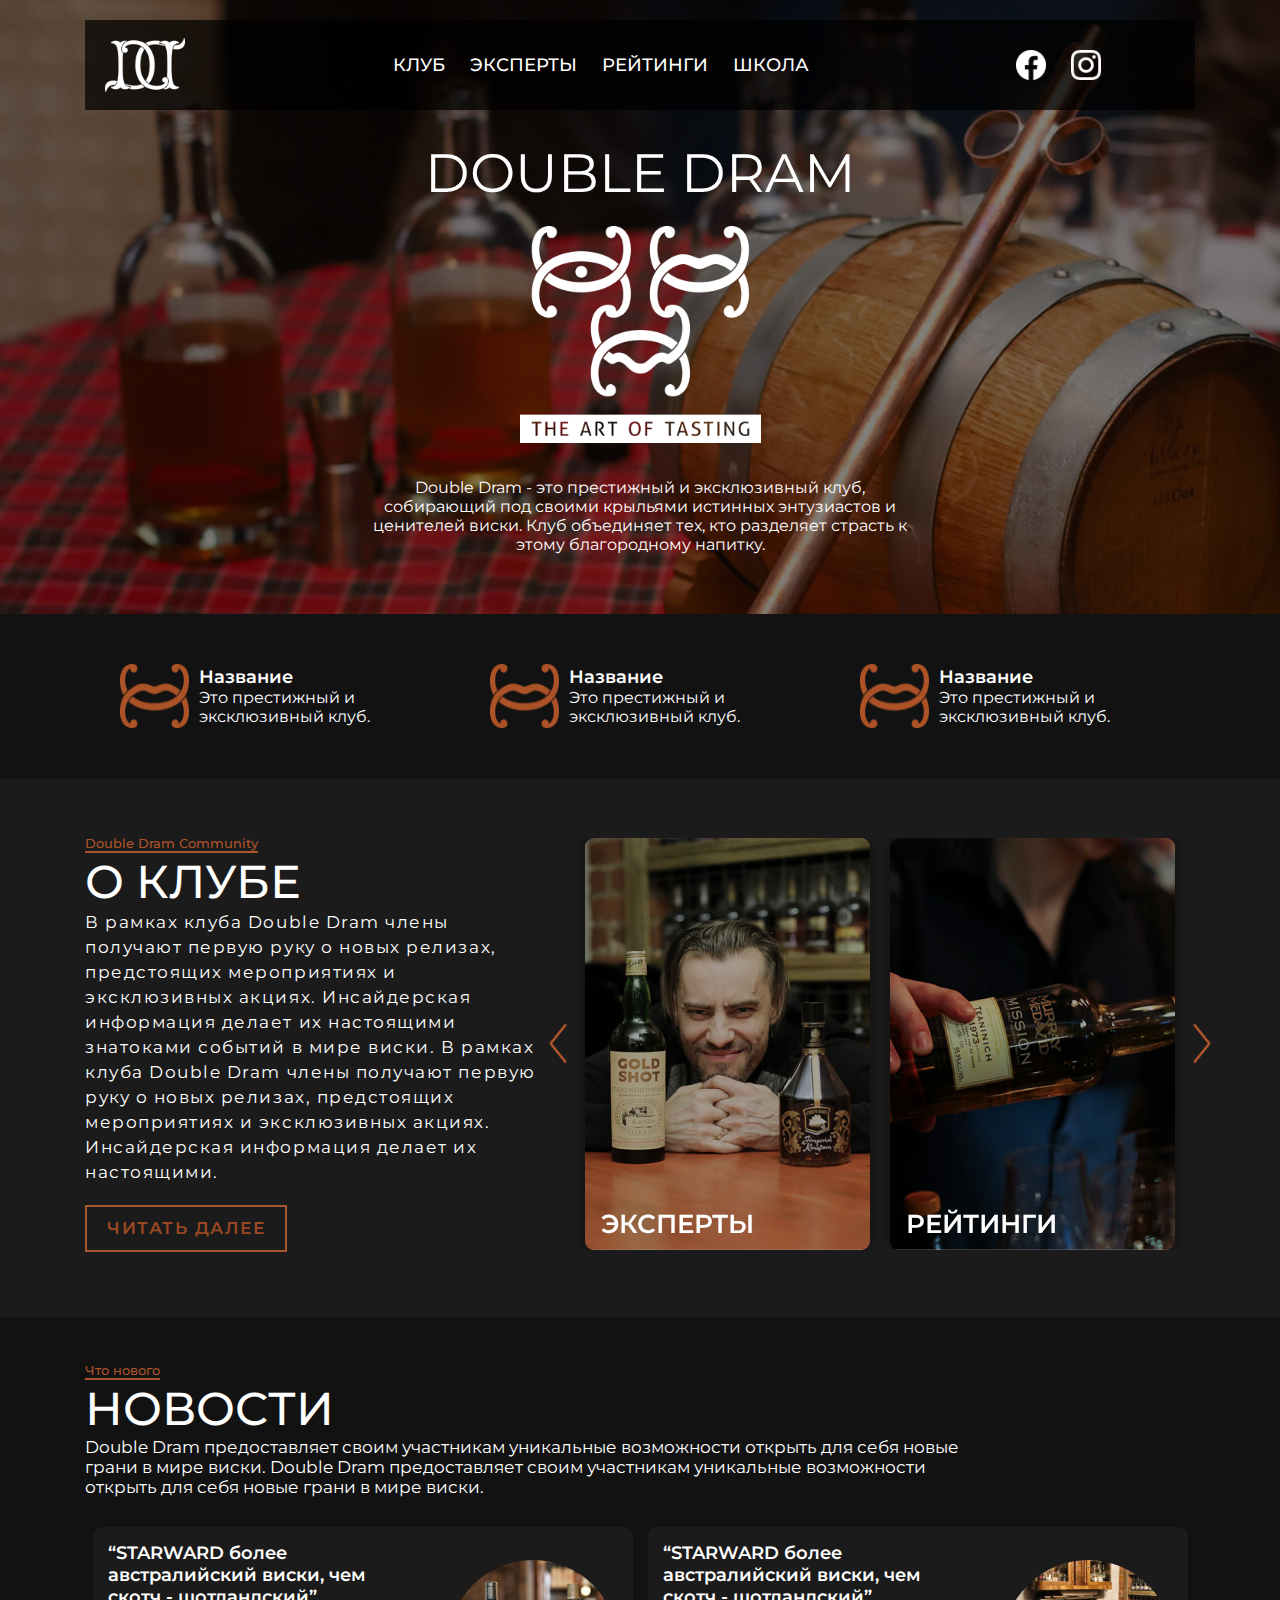
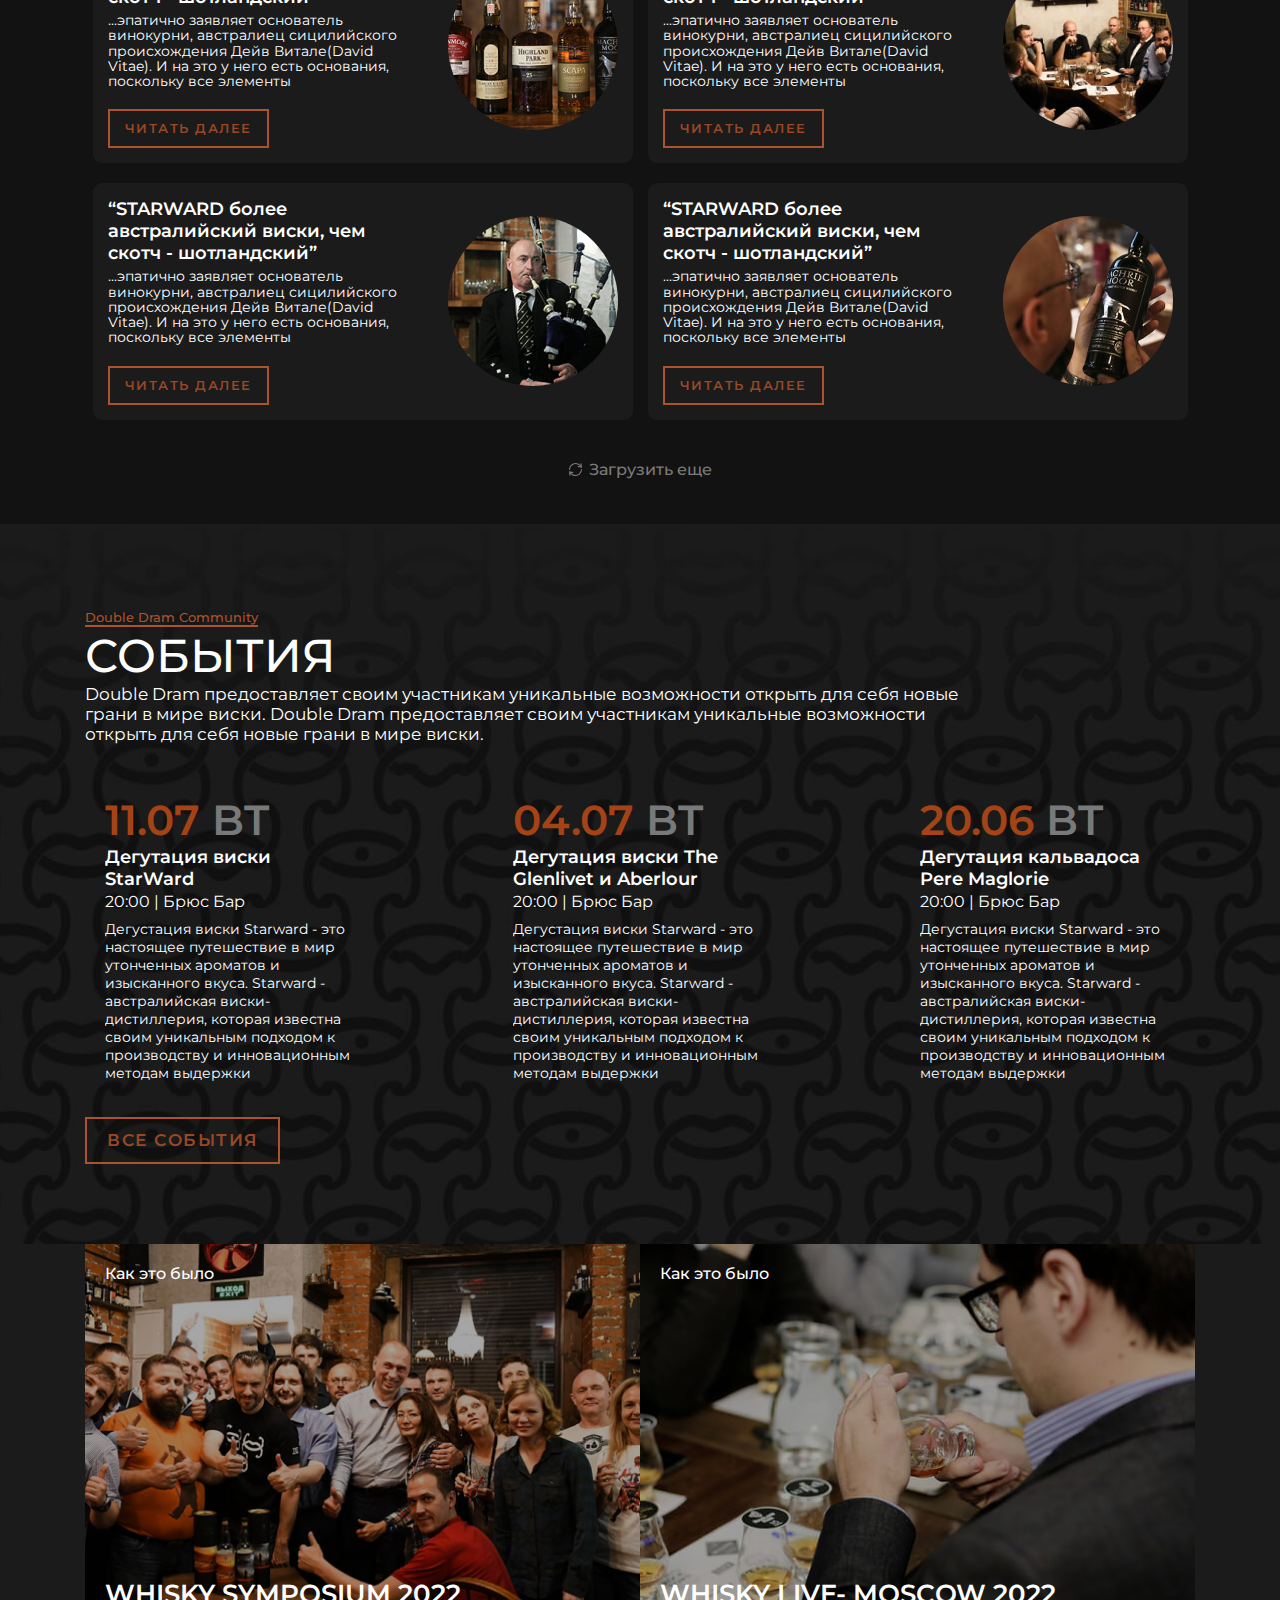
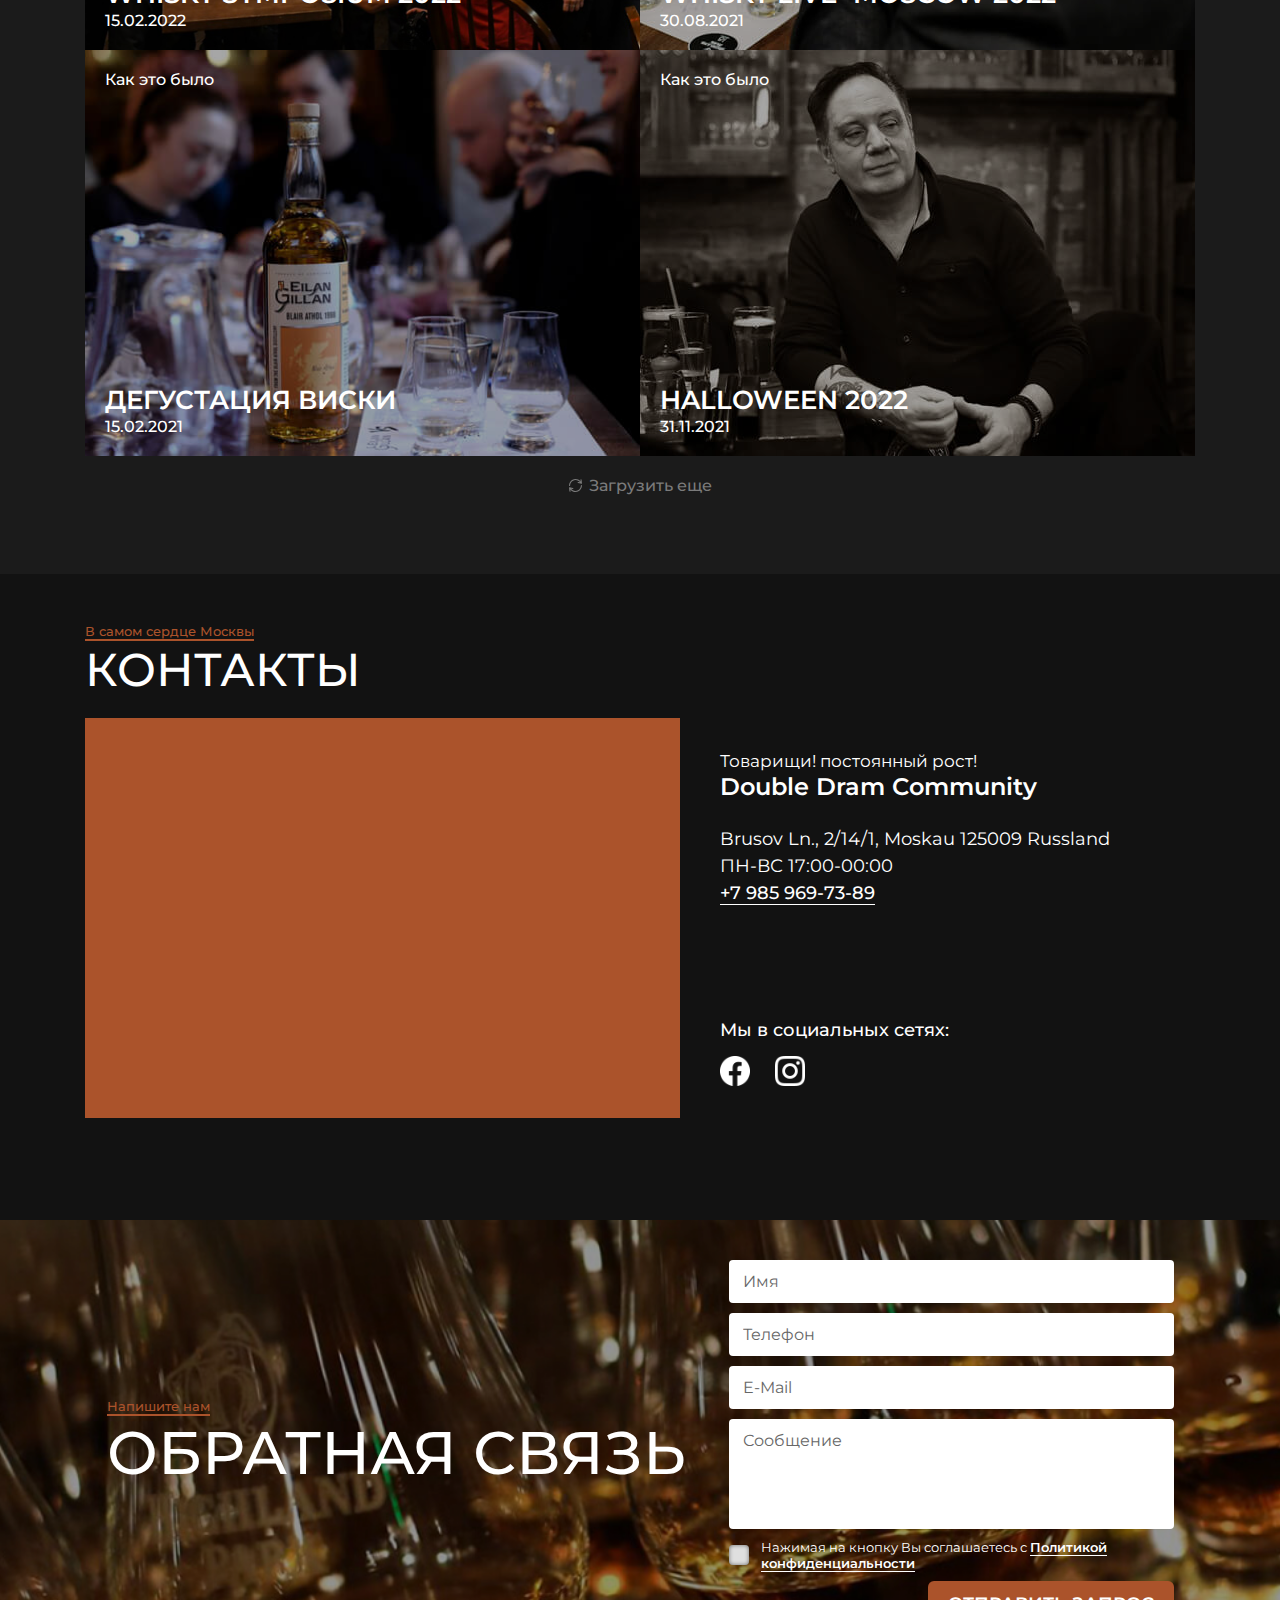
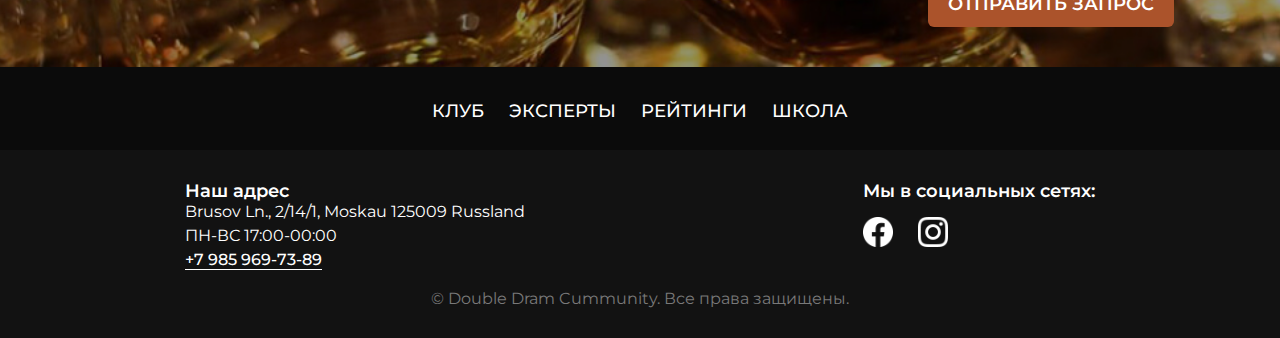
<file: index.html>
<!DOCTYPE html>
<html lang="ru">
<head>
    <meta charset="UTF-8">
    <meta name="viewport" content="width=device-width, initial-scale=1.0">
    <title>Double Dram</title>

    <link rel="stylesheet" href="css/reset.css">
    <link rel="stylesheet" href="css/style.css">
    <link rel="stylesheet" href="css/flexibility.css">

    <link rel="apple-touch-icon" sizes="180x180" href="favicons/apple-touch-icon.png">
    <link rel="icon" type="image/png" sizes="32x32" href="favicons/favicon-32x32.png">
    <link rel="icon" type="image/png" sizes="16x16" href="favicons/favicon-16x16.png">
    <link rel="manifest" href="favicons/site.webmanifest">
    <link rel="mask-icon" href="favicons/safari-pinned-tab.svg" color="#41160a">
    <meta name="msapplication-TileColor" content="#41160a">
    <meta name="theme-color" content="#000000">
</head>
<body>
    <!-- Начало кода кнопки скролла  -->
    <button class="scroll-to-top-btn" title="Прокрутить вверх"><img src="img/icons/arrow-to-scroll.svg" alt="Прокрутить вверх"></button>
    <!-- Конец кода кнопки скролла  -->
    <!-- Начало кода меню  -->
    <div class="menu-mobile">
        <div class="menu-mobile__close-btn"><img src="img/icons/close-icon.svg" alt="Закрыть"></div>
        <div class="menu-mobile__wrap">
            <nav class="header-menu">
                <ul class="header-menu__list">
                    <li class="header-menu__list__item">
                        <a href="about-club.html" class="header-menu__list__item__link">Клуб</a>
                    </li>
                    <li class="header-menu__list__item">
                        <a href="experts.html" class="header-menu__list__item__link">Эксперты</a>
                    </li>
                    <li class="header-menu__list__item">
                        <a href="ratings.html" class="header-menu__list__item__link">Рейтинги</a>
                    </li>
                    <li class="header-menu__list__item">
                        <a href="school.html" class="header-menu__list__item__link">Школа</a>
                    </li>
                </ul>
            </nav>
            <div class="social-block">
                <a href="#" class="social-block__link"><img src="img/icons/facebook.svg" alt="facebook" class="social-block__link__img"></a>
                <a href="#" class="social-block__link"><img src="img/icons/inst.svg" alt="instagram" class="social-block__link__img"></a>
            </div>
        </div>
    </div>
    <!-- Конец кода меню  -->
    <header class="header" style="background: #271105 url('/img/bg/header-bg-main.jpg') no-repeat center / cover;">
        <div class="container header-container">
            <div class="header-nav">
                <a href="/" class="logo-link">
                    <img src="img/icons/logo-min.svg" alt="Double Dram" class="logo">
                </a>
                <nav class="header-menu header-menu_main">
                    <ul class="header-menu__list">
                        <li class="header-menu__list__item">
                            <a href="about-club.html" class="header-menu__list__item__link">Клуб</a>
                        </li>
                        <li class="header-menu__list__item">
                            <a href="experts.html" class="header-menu__list__item__link">Эксперты</a>
                        </li>
                        <li class="header-menu__list__item">
                            <a href="ratings.html" class="header-menu__list__item__link">Рейтинги</a>
                        </li>
                        <li class="header-menu__list__item">
                            <a href="school.html" class="header-menu__list__item__link">Школа</a>
                        </li>
                    </ul>
                </nav>
                <div class="social-block social-block_main">
                    <a href="#" class="social-block__link"><img src="img/icons/facebook.svg" alt="facebook" class="social-block__link__img"></a>
                    <a href="#" class="social-block__link"><img src="img/icons/inst.svg" alt="instagram" class="social-block__link__img"></a>
                </div>
                <div href="#" class="mobile-menu__btn">
                    <img src="img/icons/menu-icon.svg" alt="menu">
                </div>
            </div>
            <div class="header-offer">
                <h1 class="header-offer__title">Double Dram</h1>
                <img src="img/icons/logo-main.svg" alt="Double Dram" class="header-offer__logo">
                <p class="header-offer__desc">Double Dram - это престижный и эксклюзивный клуб, собирающий под своими крыльями истинных энтузиастов и ценителей виски. Клуб объединяет тех, кто разделяет страсть к этому благородному напитку.</p>
            </div>
        </div>
    </header>
    <section class="skills">
        <div class="container">
            <div class="skills-wrap">
                <div class="skills-wrap__item">
                    <img src="img/icons/mouth.svg" alt="skill" class="skills-wrap__item__img">
                    <div class="skills-wrap__item__content">
                        <h4 class="skills-wrap__item__content__title">Название</h4>
                        <div class="skills-wrap__item__content__desc">Это престижный и эксклюзивный клуб.</div>
                    </div>
                </div>
                <div class="skills-wrap__item">
                    <img src="img/icons/mouth.svg" alt="skill" class="skills-wrap__item__img">
                    <div class="skills-wrap__item__content">
                        <h4 class="skills-wrap__item__content__title">Название</h4>
                        <div class="skills-wrap__item__content__desc">Это престижный и эксклюзивный клуб.</div>
                    </div>
                </div>
                <div class="skills-wrap__item">
                    <img src="img/icons/mouth.svg" alt="skill" class="skills-wrap__item__img">
                    <div class="skills-wrap__item__content">
                        <h4 class="skills-wrap__item__content__title">Название</h4>
                        <div class="skills-wrap__item__content__desc">Это престижный и эксклюзивный клуб.</div>
                    </div>
                </div>
            </div>
        </div>
    </section>
    <section class="about-club">
        <div class="container">
            <div class="about-club-wrap">
                <div class="about-club-wrap__info">
                    <div class="section-title-block section-title-block_align-left">
                        <span class="section-title-block__subtitle">Double Dram Community</span>
                        <h2 class="section-title-block__title">О КЛУБЕ</h2>
                    </div>
                    <div class="about-club__desc-block .about-club__desc-block_about">
                        <p class="about-club__desc-block__desc">В рамках клуба Double Dram члены получают первую руку о новых релизах, предстоящих мероприятиях и эксклюзивных акциях. Инсайдерская информация делает их настоящими знатоками событий в мире виски. В рамках клуба Double Dram члены получают первую руку о новых релизах, предстоящих мероприятиях и эксклюзивных акциях. Инсайдерская информация делает их настоящими.</p>
                    </div>
                    <a href="about-club.html" class="about-club__desc-block__btn btn">ЧИТАТЬ ДАЛЕЕ</a>
                </div>
                <div class="slider-about-club">
                    <div class="slider__item">
                        <a href="experts.html" class="slider-about-club__slider__item__link">
                            <img src="img/carts/experts-img.jpg" alt="Эксперты" class="slider__item__img">
                            <h4 class="slider-about-club_slider__item__title">Эксперты</h4>
                        </a>
                    </div>
                    <div class="slider__item">
                        <a href="ratings.html" class="slider-about-club__slider__item__link">
                            <img src="img/carts/ratings-img.jpg" alt="Эксперты" class="slider__item__img">
                            <h4 class="slider-about-club_slider__item__title">Рейтинги</h4>
                        </a>
                    </div>
                    <div class="slider__item">
                        <a href="experts.html" class="slider-about-club__slider__item__link">
                            <img src="img/carts/experts-img.jpg" alt="Эксперты" class="slider__item__img">
                            <h4 class="slider-about-club_slider__item__title">Эксперты</h4>
                        </a>
                    </div>
                    <div class="slider__item">
                        <a href="ratings.html" class="slider-about-club__slider__item__link">
                            <img src="img/carts/ratings-img.jpg" alt="Эксперты" class="slider__item__img">
                            <h4 class="slider-about-club_slider__item__title">Рейтинги</h4>
                        </a>
                    </div>
                </div>
            </div>
        </div>
    </section>
    <section class="news">
        <div class="container">
            <div class="news-wrap__info">
                <div class="section-title-block section-title-block_align-left">
                    <span class="section-title-block__subtitle">Что нового</span>
                    <h2 class="section-title-block__title">Новости</h2>
                </div>
                <p class="news-wrap__info__desc">Double Dram предоставляет своим участникам уникальные возможности открыть для себя новые грани в мире виски. Double Dram предоставляет своим участникам уникальные возможности открыть для себя новые грани в мире виски.</p>
            </div>
            <div class="news-block">
                <div class="news-block__item">
                    <div class="news-block__item__info">
                        <h4 class="news-block__item__info__title">“STARWARD более австралийский виски, чем скотч - шотландский”</h4>
                        <p class="news-block__item__info__desc">...эпатично заявляет основатель винокурни, австралиец сицилийского происхождения Дейв Витале(David Vitae). И на это у него есть основания, поскольку все элементы</p>
                        <a href="#" class="news-block__item__info__btn btn">ЧИТАТЬ ДАЛЕЕ</a>
                    </div>
                    <div class="news-block__item__img-block">
                        <img src="img/storyes-img/story-1.jpg" alt="История 1" class="news-block__item__img-block__img">
                    </div>
                </div>
                <div class="news-block__item">
                    <div class="news-block__item__info">
                        <h4 class="news-block__item__info__title">“STARWARD более австралийский виски, чем скотч - шотландский”</h4>
                        <p class="news-block__item__info__desc">...эпатично заявляет основатель винокурни, австралиец сицилийского происхождения Дейв Витале(David Vitae). И на это у него есть основания, поскольку все элементы</p>
                        <a href="#" class="news-block__item__info__btn btn">ЧИТАТЬ ДАЛЕЕ</a>
                    </div>
                    <div class="news-block__item__img-block">
                        <img src="img/storyes-img/story-2.jpg" alt="История 1" class="news-block__item__img-block__img">
                    </div>
                </div>
                <div class="news-block__item">
                    <div class="news-block__item__info">
                        <h4 class="news-block__item__info__title">“STARWARD более австралийский виски, чем скотч - шотландский”</h4>
                        <p class="news-block__item__info__desc">...эпатично заявляет основатель винокурни, австралиец сицилийского происхождения Дейв Витале(David Vitae). И на это у него есть основания, поскольку все элементы</p>
                        <a href="#" class="news-block__item__info__btn btn">ЧИТАТЬ ДАЛЕЕ</a>
                    </div>
                    <div class="news-block__item__img-block">
                        <img src="img/storyes-img/story-3.jpg" alt="История 1" class="news-block__item__img-block__img">
                    </div>
                </div>
                <div class="news-block__item">
                    <div class="news-block__item__info">
                        <h4 class="news-block__item__info__title">“STARWARD более австралийский виски, чем скотч - шотландский”</h4>
                        <p class="news-block__item__info__desc">...эпатично заявляет основатель винокурни, австралиец сицилийского происхождения Дейв Витале(David Vitae). И на это у него есть основания, поскольку все элементы</p>
                        <a href="#" class="news-block__item__info__btn btn">ЧИТАТЬ ДАЛЕЕ</a>
                    </div>
                    <div class="news-block__item__img-block">
                        <img src="img/storyes-img/story-4.jpg" alt="История 1" class="news-block__item__img-block__img">
                    </div>
                </div>
                
            </div>
            <div class="load-more-news">
                <span>Загрузить еще</span>
            </div>
        </div>
    </section>
    <section class="events">
        <div class="container">
            <div class="events-block__info">
                <div class="section-title-block section-title-block_align-left">
                    <span class="section-title-block__subtitle">Double Dram Community</span>
                    <h2 class="section-title-block__title">СОБЫТИЯ</h2>
                </div>
                <div class="events-block__info__desc-block">
                    <p class="about-club__desc-block__desc">Double Dram предоставляет своим участникам уникальные возможности открыть для себя новые грани в мире виски. Double Dram предоставляет своим участникам уникальные возможности открыть для себя новые грани в мире виски.</p>
                </div>
            </div>
            <div class="events-block">
                <div class="events-block__item">
                    <span class="events-block__item__numbers">11.07 <span>BT</span></span>
                    <h3 class="events-block__item__title">Дегутация виски StarWard</h3>
                    <span class="events-block__item__subtitle">20:00 | Брюс Бар</span>
                    <p class="events-block__item__desc">Дегустация виски Starward - это настоящее путешествие в мир утонченных ароматов и изысканного вкуса. Starward - австралийская виски-дистиллерия, которая известна своим уникальным подходом к производству и инновационным методам выдержки</p>
                </div>
                <div class="events-block__item">
                    <span class="events-block__item__numbers">04.07 <span>BT</span></span>
                    <h3 class="events-block__item__title">Дегутация виски The Glenlivet и Aberlour</h3>
                    <span class="events-block__item__subtitle">20:00 | Брюс Бар</span>
                    <p class="events-block__item__desc">Дегустация виски Starward - это настоящее путешествие в мир утонченных ароматов и изысканного вкуса. Starward - австралийская виски-дистиллерия, которая известна своим уникальным подходом к производству и инновационным методам выдержки</p>
                </div>
                <div class="events-block__item">
                    <span class="events-block__item__numbers">20.06 <span>BT</span></span>
                    <h3 class="events-block__item__title">Дегутация кальвадоса Pere Maglorie</h3>
                    <span class="events-block__item__subtitle">20:00 | Брюс Бар</span>
                    <p class="events-block__item__desc">Дегустация виски Starward - это настоящее путешествие в мир утонченных ароматов и изысканного вкуса. Starward - австралийская виски-дистиллерия, которая известна своим уникальным подходом к производству и инновационным методам выдержки</p>
                </div>
            </div>
            <a href="#" class="events-block__btn btn">Все события</a>
        </div>
    </section>
    <section class="gallery_index">
        <div class="container">
            <div class="gallery-block">
                <div class="gallery__item">
                    <a href="#" class="gallery__item__link">
                        <img src="img/gallery/gallery-1.jpg" alt="Gallery 1" class="gallery__item__img">
                        <span class="gallery__item__subtitle">Как это было</span>
                        <h3 class="gallery__item__title">WHISKY SYMPOSIUM 2022</h3>
                        <span class="gallery__item__date">15.02.2022</span>
                    </a>
                </div>
                <div class="gallery__item">
                    <a href="#" class="gallery__item__link">
                        <img src="img/gallery/gallery-2.jpg" alt="Gallery 1" class="gallery__item__img">
                        <span class="gallery__item__subtitle">Как это было</span>
                        <h3 class="gallery__item__title">WHISKY LIVE- MOSCOW 2022</h3>
                        <span class="gallery__item__date">30.08.2021</span>
                    </a>
                </div>
                <div class="gallery__item">
                    <a href="#" class="gallery__item__link">
                        <img src="img/gallery/gallery-3.jpg" alt="Gallery 1" class="gallery__item__img">
                        <span class="gallery__item__subtitle">Как это было</span>
                        <h3 class="gallery__item__title">ДЕГУСТАЦИЯ ВИСКИ</h3>
                        <span class="gallery__item__date">15.02.2021</span>
                    </a>
                </div>
                <div class="gallery__item">
                    <a href="#" class="gallery__item__link">
                        <img src="img/gallery/gallery-4.jpg" alt="Gallery 1" class="gallery__item__img">
                        <span class="gallery__item__subtitle">Как это было</span>
                        <h3 class="gallery__item__title">HALLOWEEN 2022</h3>
                        <span class="gallery__item__date">31.11.2021</span>
                    </a>
                </div>
            </div>
            <div class="load-more-news">
                <span>Загрузить еще</span>
            </div>
        </div>
    </section>
    <section class="contacts">
        <div class="container">
            <div class="section-title-block section-title-block_align-left">
                <span class="section-title-block__subtitle">В самом сердце Москвы</span>
                <h2 class="section-title-block__title">КОНТАКТЫ</h2>
            </div>
            <div class="contacts-wrap">
                <div class="contacts-wrap__map">
                    <script type="text/javascript" charset="utf-8" async src="https://api-maps.yandex.ru/services/constructor/1.0/js/?um=constructor%3A18cfcb9eac9a8ed1694f5a5bd7f03732bb0ae1b5831146d788a7420403028ae5&amp;width=100%25&amp;height=400&amp;lang=ru_RU&amp;scroll=true"></script>
                </div>
                <div class="contacts-wrap__info">
                    <span class="contacts-wrap__info__subtitle">Товарищи! постоянный рост!</span>
                    <h4 class="contacts-wrap__info__title">Double Dram Community</h4>
                    <div class="contacts-wrap__info__contacts">
                        <p class="contacts-wrap__info__contacts__adress">Brusov Ln., 2/14/1, Moskau 125009 Russland</p>
                        <p class="contacts-wrap__info__contacts__graphic">ПН-ВС 17:00-00:00</p>
                        <a href="tel:+79859697389" class="contacts-wrap__info__contacts__tel">+7 985 969-73-89</a>
                    </div>
                    <div class="contacts-wrap__info__social">
                        <h5 class="contacts-wrap__info__social__title">Мы в социальных сетях:</h5>
                        <div class="social-block">
                            <a href="#" class="social-block__link"><img src="img/icons/facebook.svg" alt="facebook" class="social-block__link__img"></a>
                            <a href="#" class="social-block__link"><img src="img/icons/inst.svg" alt="instagram" class="social-block__link__img"></a>
                        </div>
                    </div>
                </div>
            </div>
        </div>
    </section>
    <footer class="footer">
        <div class="footer-main">
            <div class="container">
                <div class="footer-wrap">
                    <div class="section-title-block section-title-block_align-left">
                        <span class="section-title-block__subtitle">Напишите нам</span>
                        <h2 class="section-title-block__title footer_title">ОБРАТНАЯ СВЯЗЬ</h2>
                    </div>
                    <div class="footer-form-wrap">
                        <form action="#" class="footer-form-wrap__form">
                            <input class="input" type="text" placeholder="Имя" required>
                            <input class="input" type="tel" placeholder="Телефон" required>
                            <input class="input" type="email" placeholder="E-Mail" required>
                            <textarea class="input textarea" name="message" id="message" placeholder="Сообщение"></textarea>
                            <label class="checkbox-wrap">
                                <input type="checkbox" name="policy-active" class="checkbox" required>
                                <span class="custom-checkbox custom-checkbox_light"></span>
                                <p class="checkbox-text">Нажимая на кнопку Вы соглашаетесь с <strong><a href="#">Политикой конфиденциальности</a></strong></p>
                            </label>
                            <button class="form-btn">отправить запрос</button>
                        </form>
                    </div>
                </div>
            </div>
        </div>
        <div class="footer-middle">
            <div class="container">
                <nav class="footer-menu">
                    <ul class="footer-menu__list">
                        <li class="header-menu__list__item">
                            <a href="about-club.html" class="header-menu__list__item__link">Клуб</a>
                        </li>
                        <li class="header-menu__list__item">
                            <a href="experts.html" class="header-menu__list__item__link">Эксперты</a>
                        </li>
                        <li class="header-menu__list__item">
                            <a href="ratings.html" class="header-menu__list__item__link">Рейтинги</a>
                        </li>
                        <li class="header-menu__list__item">
                            <a href="school.html" class="header-menu__list__item__link">Школа</a>
                        </li>
                    </ul>
                </nav>
            </div>
        </div>
        <div class="footer-bottom">
            <div class="container">
                <div class="footer-bottom-wrap">
                    <div class="footer-bottom-wrap__item">
                        <h5 class="footer-bottom-wrap__item__title">Наш адрес</h5>
                        <p class="contacts-wrap__info__contacts__adress">Brusov Ln., 2/14/1, Moskau 125009 Russland</p>
                        <p class="contacts-wrap__info__contacts__graphic">ПН-ВС 17:00-00:00</p>
                        <a href="tel:+79859697389" class="contacts-wrap__info__contacts__tel">+7 985 969-73-89</a>
                    </div>
                    <div class="footer-bottom-wrap__item">
                        <h5 class="contacts-wrap__info__social__title footer-bottom-wrap__item__title">Мы в социальных сетях:</h5>
                        <div class="social-block">
                            <a href="#" class="social-block__link"><img src="img/icons/facebook.svg" alt="facebook" class="social-block__link__img"></a>
                            <a href="#" class="social-block__link"><img src="img/icons/inst.svg" alt="instagram" class="social-block__link__img"></a>
                        </div>
                    </div>
                </div>
                <span class="footer-bottom__desc">© Double Dram Cummunity. Все права защищены. </span>
            </div>
        </div>
    </footer>


    <script src="js/jquery-3.7.0.min.js"></script>
    <script src="js/slick.min.js"></script>
    <script src="js/main.js"></script>
</body>
</html>
</file>
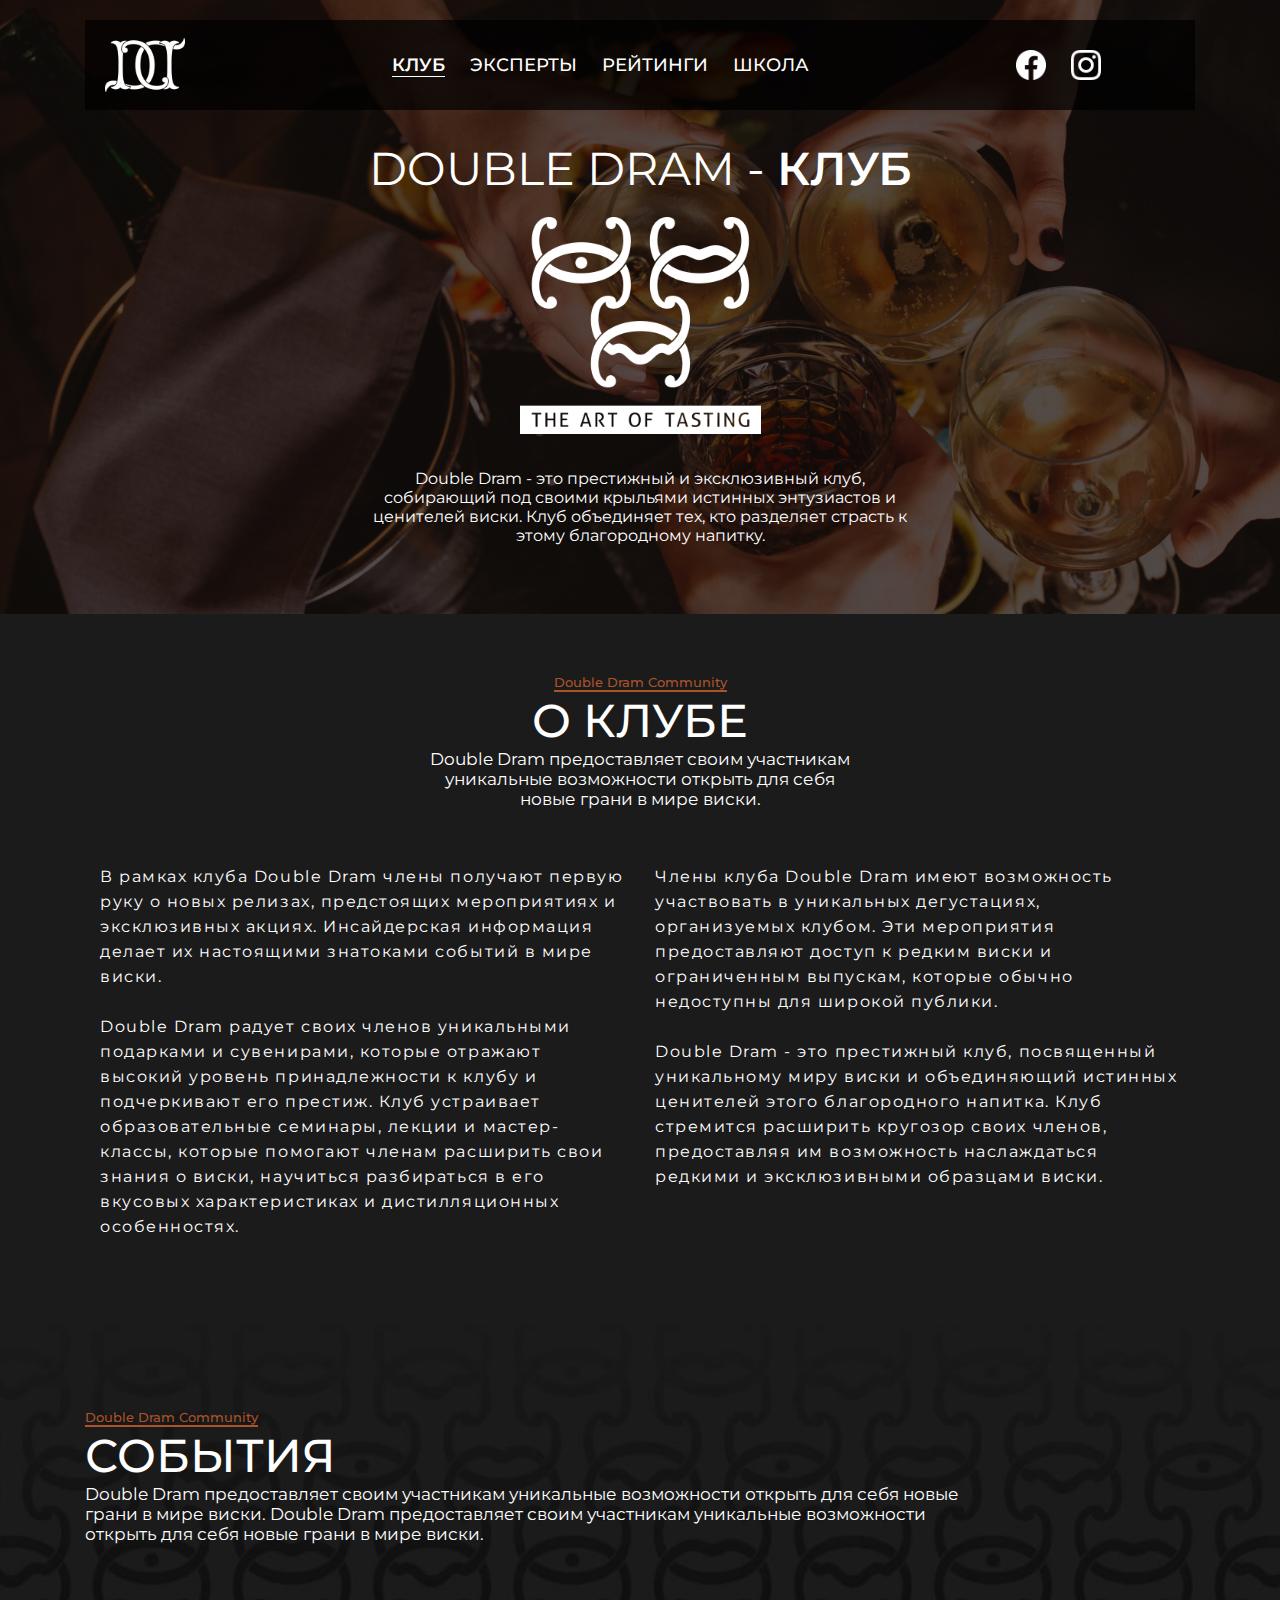
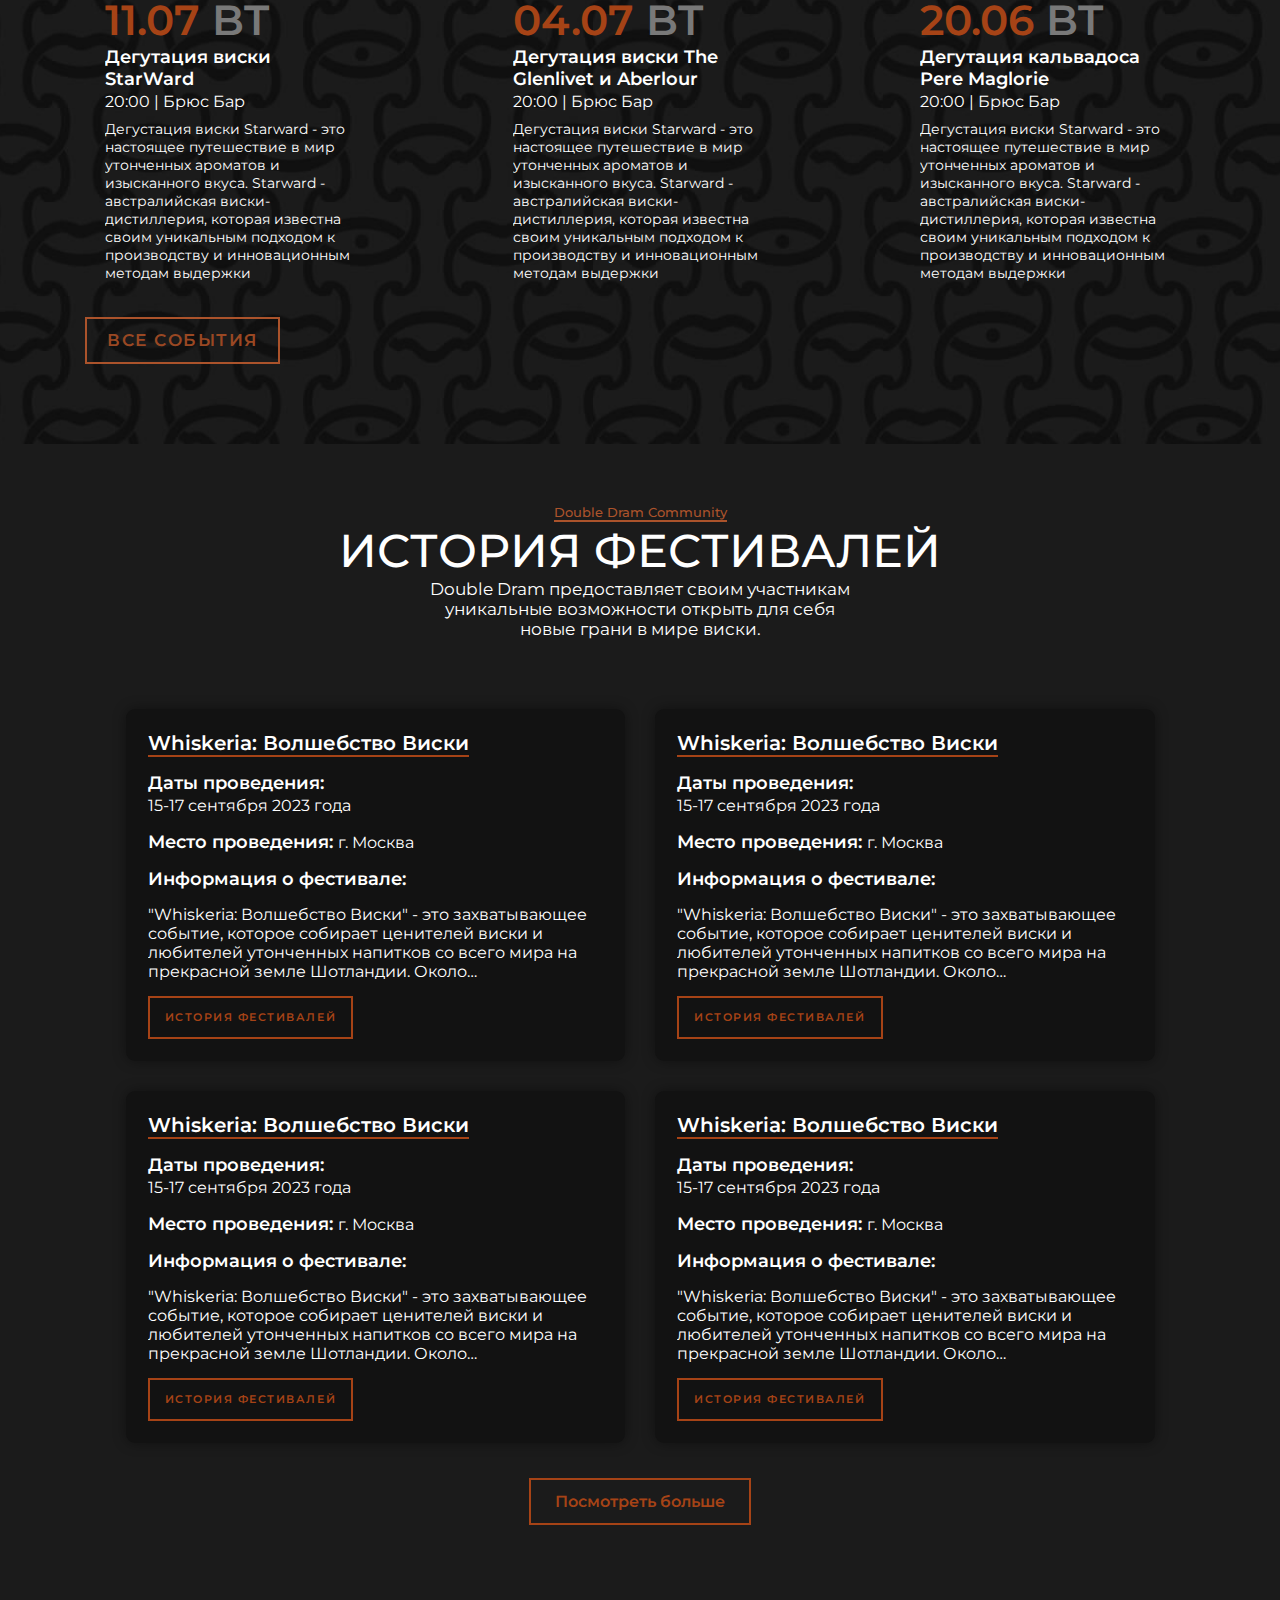
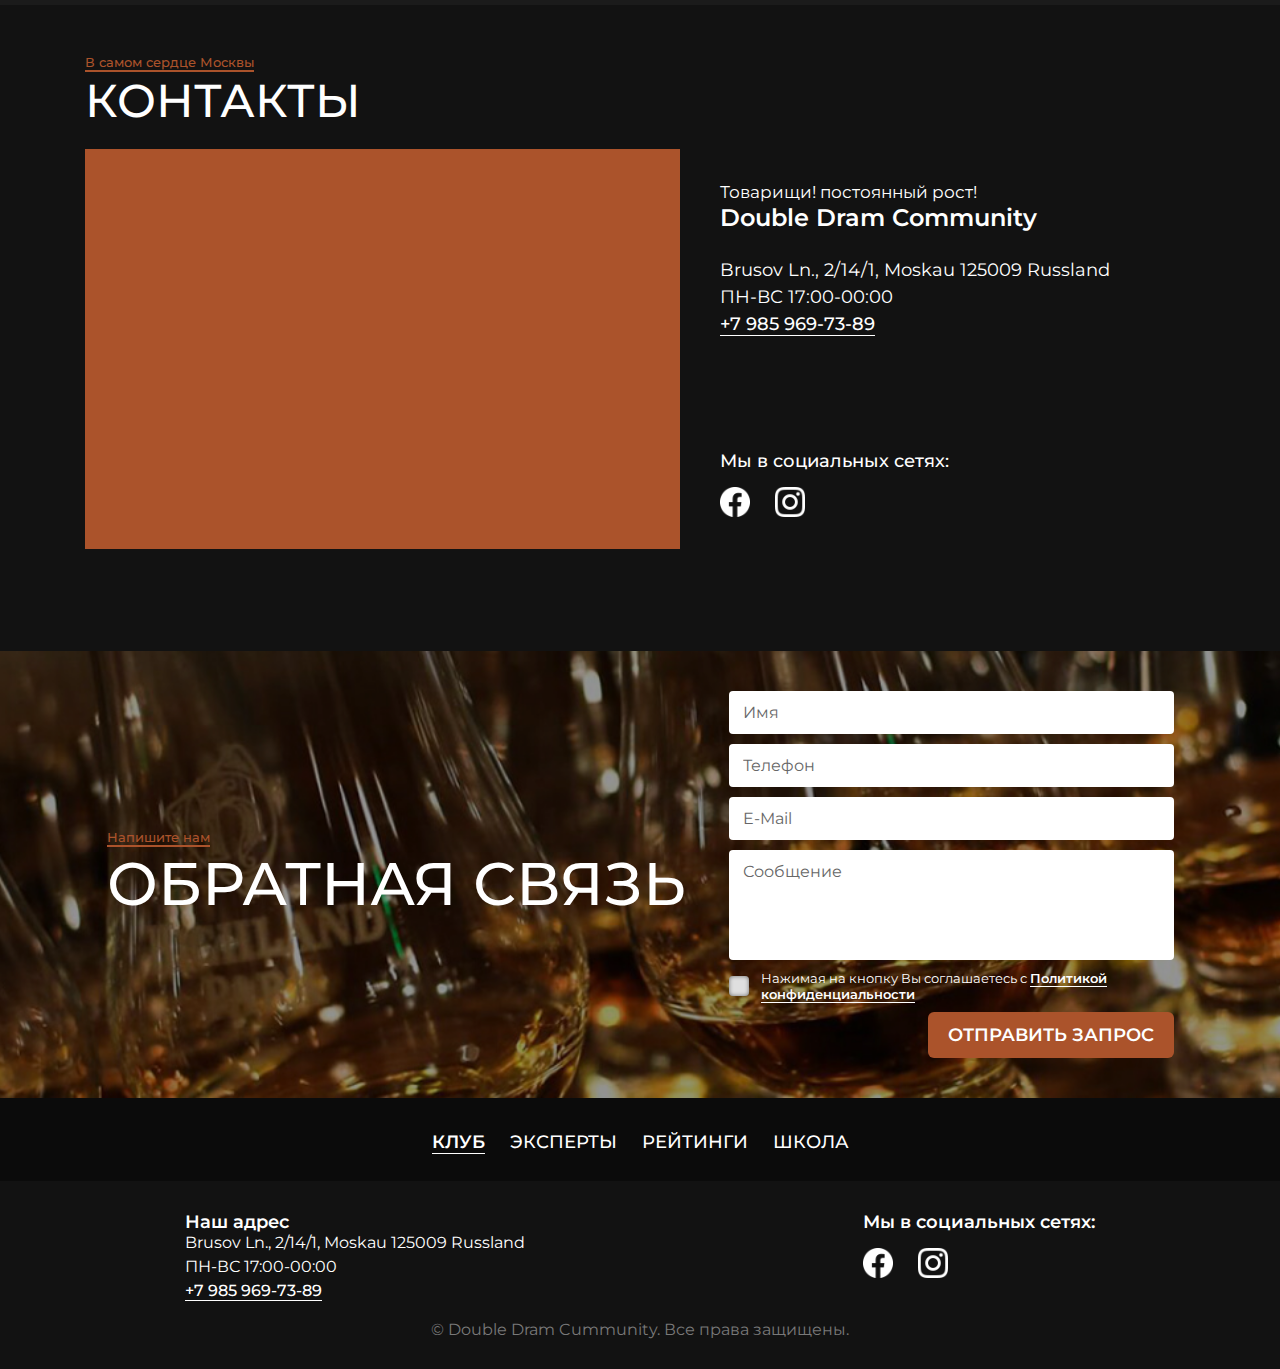
<file: about-club.html>
<!DOCTYPE html>
<html lang="ru">
<head>
    <meta charset="UTF-8">
    <meta name="viewport" content="width=device-width, initial-scale=1.0">
    <title>Double Dram - Клуб</title>

    <link rel="stylesheet" href="css/reset.css">
    <link rel="stylesheet" href="css/style.css">
    <link rel="stylesheet" href="css/flexibility.css">

    <link rel="apple-touch-icon" sizes="180x180" href="favicons/apple-touch-icon.png">
    <link rel="icon" type="image/png" sizes="32x32" href="favicons/favicon-32x32.png">
    <link rel="icon" type="image/png" sizes="16x16" href="favicons/favicon-16x16.png">
    <link rel="manifest" href="favicons/site.webmanifest">
    <link rel="mask-icon" href="favicons/safari-pinned-tab.svg" color="#41160a">
    <meta name="msapplication-TileColor" content="#41160a">
    <meta name="theme-color" content="#000000">
</head>
<body>
    <!-- Начало кода кнопки скролла  -->
    <button class="scroll-to-top-btn" title="Прокрутить вверх"><img src="img/icons/arrow-to-scroll.svg" alt="Прокрутить вверх"></button>
    <!-- Конец кода кнопки скролла  -->
    <!-- Начало кода меню  -->
    <div class="menu-mobile">
        <div class="menu-mobile__close-btn"><img src="img/icons/close-icon.svg" alt="Закрыть"></div>
        <div class="menu-mobile__wrap">
            <nav class="header-menu">
                <ul class="header-menu__list">
                    <li class="header-menu__list__item">
                        <a href="about-club.html" class="header-menu__list__item__link active">Клуб</a>
                    </li>
                    <li class="header-menu__list__item">
                        <a href="experts.html" class="header-menu__list__item__link">Эксперты</a>
                    </li>
                    <li class="header-menu__list__item">
                        <a href="ratings.html" class="header-menu__list__item__link">Рейтинги</a>
                    </li>
                    <li class="header-menu__list__item">
                        <a href="school.html" class="header-menu__list__item__link">Школа</a>
                    </li>
                </ul>
            </nav>
            <div class="social-block">
                <a href="#" class="social-block__link"><img src="img/icons/facebook.svg" alt="facebook" class="social-block__link__img"></a>
                <a href="#" class="social-block__link"><img src="img/icons/inst.svg" alt="instagram" class="social-block__link__img"></a>
            </div>
        </div>
    </div>
    <!-- Конец кода меню  -->
    <header class="header-other" style="background: #301405 url('/img/bg/header-bg-about-club.jpg') no-repeat center / cover;">
        <div class="container header-container">
            <div class="header-nav">
                <a href="index.html" class="logo-link">
                    <img src="img/icons/logo-min.svg" alt="Double Dram" class="logo">
                </a>
                <nav class="header-menu header-menu_main">
                    <ul class="header-menu__list">
                        <li class="header-menu__list__item">
                            <a href="about-club.html" class="header-menu__list__item__link active">Клуб</a>
                        </li>
                        <li class="header-menu__list__item">
                            <a href="experts.html" class="header-menu__list__item__link">Эксперты</a>
                        </li>
                        <li class="header-menu__list__item">
                            <a href="ratings.html" class="header-menu__list__item__link">Рейтинги</a>
                        </li>
                        <li class="header-menu__list__item">
                            <a href="school.html" class="header-menu__list__item__link">Школа</a>
                        </li>
                    </ul>
                </nav>
                <div class="social-block social-block_main">
                    <a href="#" class="social-block__link"><img src="img/icons/facebook.svg" alt="facebook" class="social-block__link__img"></a>
                    <a href="#" class="social-block__link"><img src="img/icons/inst.svg" alt="instagram" class="social-block__link__img"></a>
                </div>
                <div href="#" class="mobile-menu__btn">
                    <img src="img/icons/menu-icon.svg" alt="menu">
                </div>
            </div>
            <div class="header-offer">
                <h1 class="header-offer__title header-offer__title_other header-offer__title_other_main">Double Dram - <span>Клуб</span></h1>
                <img src="img/icons/logo-main.svg" alt="Double Dram" class="header-offer__logo">
                <p class="header-offer__desc">Double Dram - это престижный и эксклюзивный клуб, собирающий под своими крыльями истинных энтузиастов и ценителей виски. Клуб объединяет тех, кто разделяет страсть к этому благородному напитку.</p>
            </div>
        </div>
    </header>
    <section class="about_about-club">
        <div class="container">
            <div class="section-title-block">
                <span class="section-title-block__subtitle ">Double Dram Community</span>
                <h2 class="section-title-block__title">О клубе</h2>
                <p class="section-title-block__desc">Double Dram предоставляет своим участникам уникальные возможности открыть для себя новые грани в мире виски.</p>
            </div>
            <div class="about_about-club__wrap">
                <div class="about_about-club__wrap__item">
                    <p class="about_about-club__wrap__item__text">В рамках клуба Double Dram члены получают первую руку о новых релизах, предстоящих мероприятиях и эксклюзивных акциях. Инсайдерская информация делает их настоящими знатоками событий в мире виски.</p>
                    <p class="about_about-club__wrap__item__text">Double Dram радует своих членов уникальными подарками и сувенирами, которые отражают высокий уровень принадлежности к клубу и подчеркивают его престиж. Клуб устраивает образовательные семинары, лекции и мастер-классы, которые помогают членам расширить свои знания о виски, научиться разбираться в его вкусовых характеристиках и дистилляционных особенностях.</p>
                </div>
                <div class="about_about-club__wrap__item">
                    <p class="about_about-club__wrap__item__text">Члены клуба Double Dram имеют возможность участвовать в уникальных дегустациях, организуемых клубом. Эти мероприятия предоставляют доступ к редким виски и ограниченным выпускам, которые обычно недоступны для широкой публики.</p>
                    <p class="about_about-club__wrap__item__text">Double Dram - это престижный клуб, посвященный уникальному миру виски и объединяющий истинных ценителей этого благородного напитка. Клуб стремится расширить кругозор своих членов, предоставляя им возможность наслаждаться редкими и эксклюзивными образцами виски.</p>
                </div>
            </div>
        </div>
    </section>
    <section class="events">
        <div class="container">
            <div class="events-block__info">
                <div class="section-title-block section-title-block_align-left">
                    <span class="section-title-block__subtitle">Double Dram Community</span>
                    <h2 class="section-title-block__title">СОБЫТИЯ</h2>
                </div>
                <div class="events-block__info__desc-block">
                    <p class="about-club__desc-block__desc">Double Dram предоставляет своим участникам уникальные возможности открыть для себя новые грани в мире виски. Double Dram предоставляет своим участникам уникальные возможности открыть для себя новые грани в мире виски.</p>
                </div>
            </div>
            <div class="events-block">
                <div class="events-block__item">
                    <span class="events-block__item__numbers">11.07 <span>BT</span></span>
                    <h3 class="events-block__item__title">Дегутация виски StarWard</h3>
                    <span class="events-block__item__subtitle">20:00 | Брюс Бар</span>
                    <p class="events-block__item__desc">Дегустация виски Starward - это настоящее путешествие в мир утонченных ароматов и изысканного вкуса. Starward - австралийская виски-дистиллерия, которая известна своим уникальным подходом к производству и инновационным методам выдержки</p>
                </div>
                <div class="events-block__item">
                    <span class="events-block__item__numbers">04.07 <span>BT</span></span>
                    <h3 class="events-block__item__title">Дегутация виски The Glenlivet и Aberlour</h3>
                    <span class="events-block__item__subtitle">20:00 | Брюс Бар</span>
                    <p class="events-block__item__desc">Дегустация виски Starward - это настоящее путешествие в мир утонченных ароматов и изысканного вкуса. Starward - австралийская виски-дистиллерия, которая известна своим уникальным подходом к производству и инновационным методам выдержки</p>
                </div>
                <div class="events-block__item">
                    <span class="events-block__item__numbers">20.06 <span>BT</span></span>
                    <h3 class="events-block__item__title">Дегутация кальвадоса Pere Maglorie</h3>
                    <span class="events-block__item__subtitle">20:00 | Брюс Бар</span>
                    <p class="events-block__item__desc">Дегустация виски Starward - это настоящее путешествие в мир утонченных ароматов и изысканного вкуса. Starward - австралийская виски-дистиллерия, которая известна своим уникальным подходом к производству и инновационным методам выдержки</p>
                </div>
            </div>
            <a href="#" class="events-block__btn btn">Все события</a>
        </div>
    </section>
    <section class="about_festival">
        <div class="container">
            <div class="section-title-block">
                <span class="section-title-block__subtitle ">Double Dram Community</span>
                <h2 class="section-title-block__title">История Фестивалей</h2>
                <p class="section-title-block__desc">Double Dram предоставляет своим участникам уникальные возможности открыть для себя новые грани в мире виски.</p>
            </div>
            <div class="about_festival__wrap">
                <div class="about_festival__wrap__item">
                    <h4 class="history-festival-wrap__item__common__title">Whiskeria: Волшебство Виски</h4>
                    <div class="history-festival-wrap__item__common__date history-festival-wrap__item__common_h2-title">Даты проведения:<br><span>15-17 сентября 2023 года</span></div>
                    <div class="history-festival-wrap__item__common__geo history-festival-wrap__item__common_h2-title">Место проведения: <span>г. Москва</span></div>
                    <div class="history-festival-wrap__item__desc__title">Информация о фестивале:</div>
                    <div class="history-festival-wrap__item__desc__content_about">
                        <p>"Whiskeria: Волшебство Виски" - это захватывающее событие, которое собирает ценителей виски и любителей утонченных напитков со всего мира на прекрасной земле Шотландии. Около величественного Замка Вельмор, окруженного живописными пейзажами, этот фестиваль станет незабываемым путешествием в мир настоящего шотландского виски.</p>
                    </div>
                    <a href="festival-history.html" class="history-festival-wrap__item_btn_about btn ">История фестивалей</a>
                </div>

                <div class="about_festival__wrap__item">
                    <h4 class="history-festival-wrap__item__common__title">Whiskeria: Волшебство Виски</h4>
                    <div class="history-festival-wrap__item__common__date history-festival-wrap__item__common_h2-title">Даты проведения:<br><span>15-17 сентября 2023 года</span></div>
                    <div class="history-festival-wrap__item__common__geo history-festival-wrap__item__common_h2-title">Место проведения: <span>г. Москва</span></div>
                    <div class="history-festival-wrap__item__desc__title">Информация о фестивале:</div>
                    <div class="history-festival-wrap__item__desc__content_about">
                        <p>"Whiskeria: Волшебство Виски" - это захватывающее событие, которое собирает ценителей виски и любителей утонченных напитков со всего мира на прекрасной земле Шотландии. Около величественного Замка Вельмор, окруженного живописными пейзажами, этот фестиваль станет незабываемым путешествием в мир настоящего шотландского виски.</p>
                    </div>
                    <a href="festival-history.html" class="history-festival-wrap__item_btn_about btn ">История фестивалей</a>
                </div>

                <div class="about_festival__wrap__item">
                    <h4 class="history-festival-wrap__item__common__title">Whiskeria: Волшебство Виски</h4>
                    <div class="history-festival-wrap__item__common__date history-festival-wrap__item__common_h2-title">Даты проведения:<br><span>15-17 сентября 2023 года</span></div>
                    <div class="history-festival-wrap__item__common__geo history-festival-wrap__item__common_h2-title">Место проведения: <span>г. Москва</span></div>
                    <div class="history-festival-wrap__item__desc__title">Информация о фестивале:</div>
                    <div class="history-festival-wrap__item__desc__content_about">
                        <p>"Whiskeria: Волшебство Виски" - это захватывающее событие, которое собирает ценителей виски и любителей утонченных напитков со всего мира на прекрасной земле Шотландии. Около величественного Замка Вельмор, окруженного живописными пейзажами, этот фестиваль станет незабываемым путешествием в мир настоящего шотландского виски.</p>
                    </div>
                    <a href="festival-history.html" class="history-festival-wrap__item_btn_about btn ">История фестивалей</a>
                </div>

                <div class="about_festival__wrap__item">
                    <h4 class="history-festival-wrap__item__common__title">Whiskeria: Волшебство Виски</h4>
                    <div class="history-festival-wrap__item__common__date history-festival-wrap__item__common_h2-title">Даты проведения:<br><span>15-17 сентября 2023 года</span></div>
                    <div class="history-festival-wrap__item__common__geo history-festival-wrap__item__common_h2-title">Место проведения: <span>г. Москва</span></div>
                    <div class="history-festival-wrap__item__desc__title">Информация о фестивале:</div>
                    <div class="history-festival-wrap__item__desc__content_about">
                        <p>"Whiskeria: Волшебство Виски" - это захватывающее событие, которое собирает ценителей виски и любителей утонченных напитков со всего мира на прекрасной земле Шотландии. Около величественного Замка Вельмор, окруженного живописными пейзажами, этот фестиваль станет незабываемым путешествием в мир настоящего шотландского виски.</p>
                    </div>
                    <a href="festival-history.html" class="history-festival-wrap__item_btn_about btn ">История фестивалей</a>
                </div>

            </div>
            <div class="look-more"><a class="look-more__btn" href="festival-history.html">Посмотреть больше</a></div>
        </div>
    </section>
    <section class="contacts">
        <div class="container">
            <div class="section-title-block section-title-block_align-left">
                <span class="section-title-block__subtitle">В самом сердце Москвы</span>
                <h2 class="section-title-block__title">КОНТАКТЫ</h2>
            </div>
            <div class="contacts-wrap">
                <div class="contacts-wrap__map">
                    <script type="text/javascript" charset="utf-8" async src="https://api-maps.yandex.ru/services/constructor/1.0/js/?um=constructor%3A18cfcb9eac9a8ed1694f5a5bd7f03732bb0ae1b5831146d788a7420403028ae5&amp;width=100%25&amp;height=400&amp;lang=ru_RU&amp;scroll=true"></script>
                </div>
                <div class="contacts-wrap__info">
                    <span class="contacts-wrap__info__subtitle">Товарищи! постоянный рост!</span>
                    <h4 class="contacts-wrap__info__title">Double Dram Community</h4>
                    <div class="contacts-wrap__info__contacts">
                        <p class="contacts-wrap__info__contacts__adress">Brusov Ln., 2/14/1, Moskau 125009 Russland</p>
                        <p class="contacts-wrap__info__contacts__graphic">ПН-ВС 17:00-00:00</p>
                        <a href="tel:+79859697389" class="contacts-wrap__info__contacts__tel">+7 985 969-73-89</a>
                    </div>
                    <div class="contacts-wrap__info__social">
                        <h5 class="contacts-wrap__info__social__title">Мы в социальных сетях:</h5>
                        <div class="social-block">
                            <a href="#" class="social-block__link"><img src="img/icons/facebook.svg" alt="facebook" class="social-block__link__img"></a>
                            <a href="#" class="social-block__link"><img src="img/icons/inst.svg" alt="instagram" class="social-block__link__img"></a>
                        </div>
                    </div>
                </div>
            </div>
        </div>
    </section>
    <footer class="footer">
        <div class="footer-main">
            <div class="container">
                <div class="footer-wrap">
                    <div class="section-title-block section-title-block_align-left">
                        <span class="section-title-block__subtitle">Напишите нам</span>
                        <h2 class="section-title-block__title footer_title">ОБРАТНАЯ СВЯЗЬ</h2>
                    </div>
                    <div class="footer-form-wrap">
                        <form action="#" class="footer-form-wrap__form">
                            <input class="input" type="text" placeholder="Имя" required>
                            <input class="input" type="tel" placeholder="Телефон" required>
                            <input class="input" type="email" placeholder="E-Mail" required>
                            <textarea class="input textarea" name="message" id="message" placeholder="Сообщение"></textarea>
                            <label class="checkbox-wrap">
                                <input type="checkbox" name="policy-active" class="checkbox" required>
                                <span class="custom-checkbox custom-checkbox_light"></span>
                                <p class="checkbox-text">Нажимая на кнопку Вы соглашаетесь с <strong><a href="#">Политикой конфиденциальности</a></strong></p>
                            </label>
                            <button class="form-btn">отправить запрос</button>
                        </form>
                    </div>
                </div>
            </div>
        </div>
        <div class="footer-middle">
            <div class="container">
                <nav class="footer-menu">
                    <ul class="footer-menu__list">
                        <li class="header-menu__list__item">
                            <a href="about-club.html" class="header-menu__list__item__link active">Клуб</a>
                        </li>
                        <li class="header-menu__list__item">
                            <a href="experts.html" class="header-menu__list__item__link">Эксперты</a>
                        </li>
                        <li class="header-menu__list__item">
                            <a href="ratings.html" class="header-menu__list__item__link">Рейтинги</a>
                        </li>
                        <li class="header-menu__list__item">
                            <a href="school.html" class="header-menu__list__item__link">Школа</a>
                        </li>
                    </ul>
                </nav>
            </div>
        </div>
        <div class="footer-bottom">
            <div class="container">
                <div class="footer-bottom-wrap">
                    <div class="footer-bottom-wrap__item">
                        <h5 class="footer-bottom-wrap__item__title">Наш адрес</h5>
                        <p class="contacts-wrap__info__contacts__adress">Brusov Ln., 2/14/1, Moskau 125009 Russland</p>
                        <p class="contacts-wrap__info__contacts__graphic">ПН-ВС 17:00-00:00</p>
                        <a href="tel:+79859697389" class="contacts-wrap__info__contacts__tel">+7 985 969-73-89</a>
                    </div>
                    <div class="footer-bottom-wrap__item">
                        <h5 class="contacts-wrap__info__social__title footer-bottom-wrap__item__title">Мы в социальных сетях:</h5>
                        <div class="social-block">
                            <a href="#" class="social-block__link"><img src="img/icons/facebook.svg" alt="facebook" class="social-block__link__img"></a>
                            <a href="#" class="social-block__link"><img src="img/icons/inst.svg" alt="instagram" class="social-block__link__img"></a>
                        </div>
                    </div>
                </div>
                <span class="footer-bottom__desc">© Double Dram Cummunity. Все права защищены. </span>
            </div>
        </div>
    </footer>


    <script src="js/jquery-3.7.0.min.js"></script>
    <script src="js/slick.min.js"></script>
    <script src="js/main.js"></script>
</body>
</html>
</file>
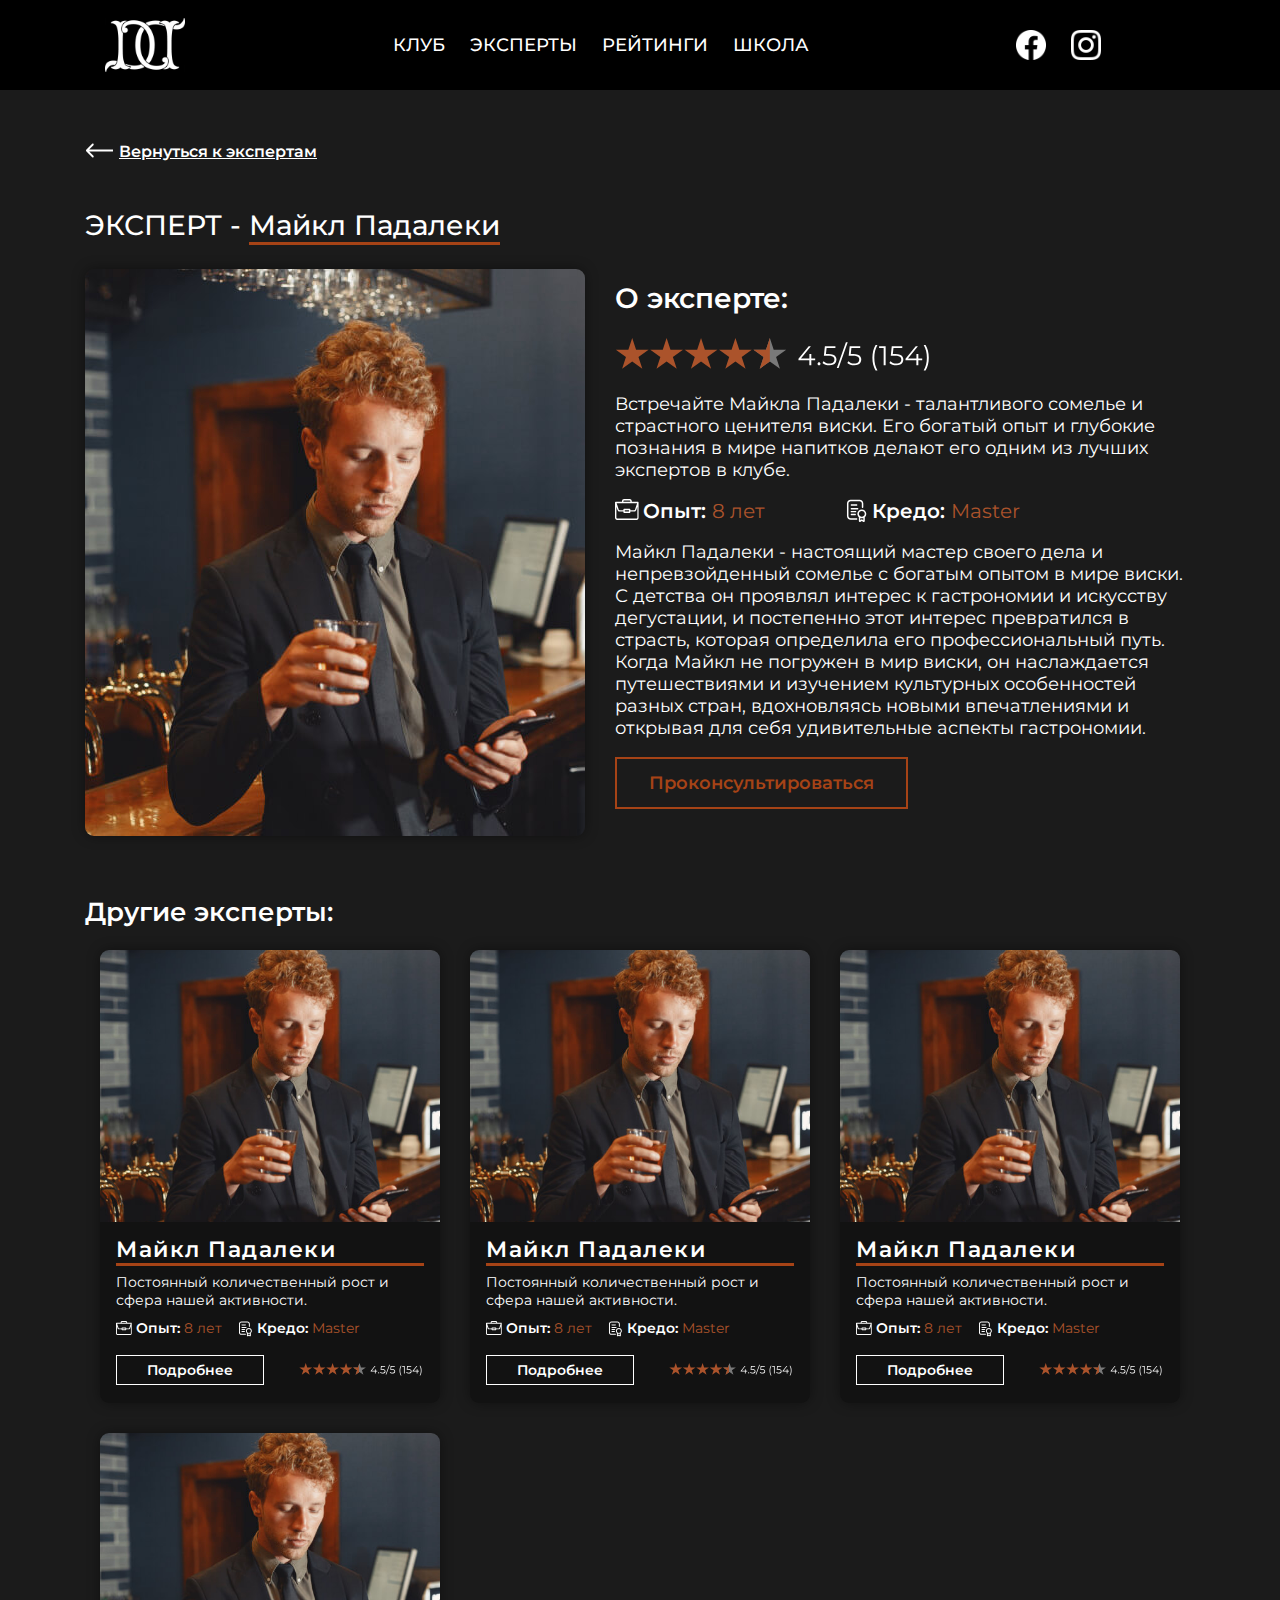
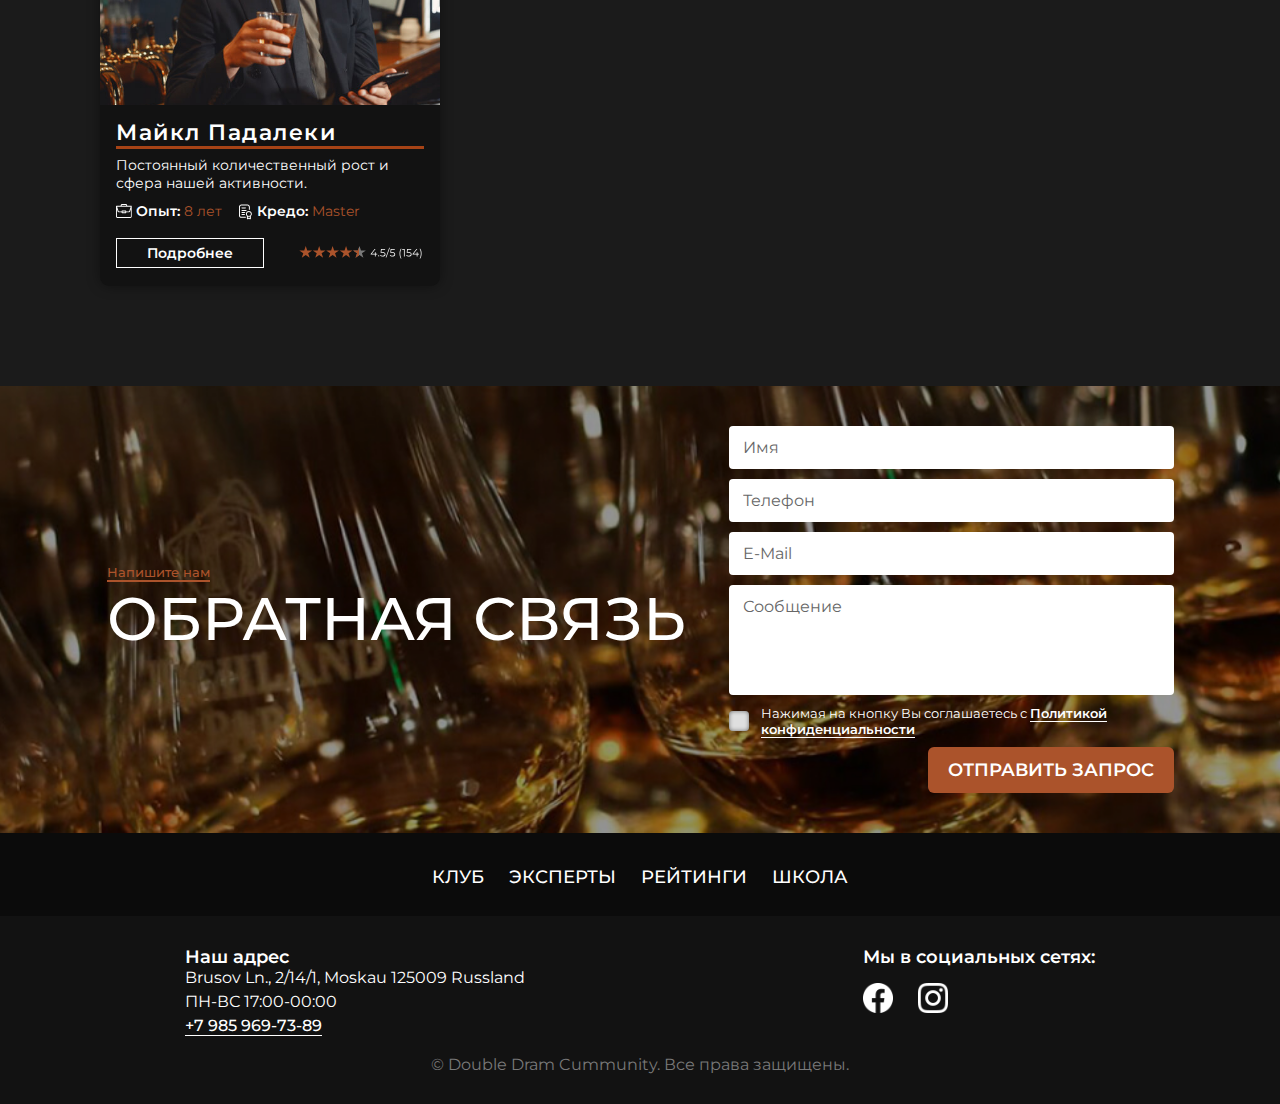
<file: expert.html>
<!DOCTYPE html>
<html lang="ru">
<head>
    <meta charset="UTF-8">
    <meta name="viewport" content="width=device-width, initial-scale=1.0">
    <title>Double Dram - Эксперт Майкл Падалеки</title>

    <link rel="stylesheet" href="css/reset.css">
    <link rel="stylesheet" href="css/style.css">
    <link rel="stylesheet" href="css/flexibility.css">

    <link rel="apple-touch-icon" sizes="180x180" href="favicons/apple-touch-icon.png">
    <link rel="icon" type="image/png" sizes="32x32" href="favicons/favicon-32x32.png">
    <link rel="icon" type="image/png" sizes="16x16" href="favicons/favicon-16x16.png">
    <link rel="manifest" href="favicons/site.webmanifest">
    <link rel="mask-icon" href="favicons/safari-pinned-tab.svg" color="#41160a">
    <meta name="msapplication-TileColor" content="#41160a">
    <meta name="theme-color" content="#000000">
</head>
<body>
    <!-- Начало кода кнопки скролла  -->
    <button class="scroll-to-top-btn" title="Прокрутить вверх"><img src="img/icons/arrow-to-scroll.svg" alt="Прокрутить вверх"></button>
    <!-- Конец кода кнопки скролла  -->
    <!-- Начало кода меню  -->
    <div class="menu-mobile">
        <div class="menu-mobile__close-btn"><img src="img/icons/close-icon.svg" alt="Закрыть"></div>
        <div class="menu-mobile__wrap">
            <nav class="header-menu">
                <ul class="header-menu__list">
                    <li class="header-menu__list__item">
                        <a href="about-club.html" class="header-menu__list__item__link">Клуб</a>
                    </li>
                    <li class="header-menu__list__item">
                        <a href="experts.html" class="header-menu__list__item__link">Эксперты</a>
                    </li>
                    <li class="header-menu__list__item">
                        <a href="ratings.html" class="header-menu__list__item__link">Рейтинги</a>
                    </li>
                    <li class="header-menu__list__item">
                        <a href="school.html" class="header-menu__list__item__link">Школа</a>
                    </li>
                </ul>
            </nav>
            <div class="social-block">
                <a href="#" class="social-block__link"><img src="img/icons/facebook.svg" alt="facebook" class="social-block__link__img"></a>
                <a href="#" class="social-block__link"><img src="img/icons/inst.svg" alt="instagram" class="social-block__link__img"></a>
            </div>
        </div>
    </div>
    <!-- Конец кода меню  -->
    
    <header class="header-release">
        <div class="container">
            <div class="header-nav header-nav_release">
                <a href="index.html" class="logo-link">
                    <img src="img/icons/logo-min.svg" alt="Double Dram" class="logo">
                </a>
                <nav class="header-menu header-menu_main">
                    <ul class="header-menu__list">
                        <li class="header-menu__list__item">
                            <a href="about-club.html" class="header-menu__list__item__link">Клуб</a>
                        </li>
                        <li class="header-menu__list__item">
                            <a href="experts.html" class="header-menu__list__item__link">Эксперты</a>
                        </li>
                        <li class="header-menu__list__item">
                            <a href="ratings.html" class="header-menu__list__item__link">Рейтинги</a>
                        </li>
                        <li class="header-menu__list__item">
                            <a href="school.html" class="header-menu__list__item__link">Школа</a>
                        </li>
                    </ul>
                </nav>
                <div class="social-block social-block_main">
                    <a href="#" class="social-block__link"><img src="img/icons/facebook.svg" alt="facebook" class="social-block__link__img"></a>
                    <a href="#" class="social-block__link"><img src="img/icons/inst.svg" alt="instagram" class="social-block__link__img"></a>
                </div>
                <div href="#" class="mobile-menu__btn">
                    <img src="img/icons/menu-icon.svg" alt="menu">
                </div>
            </div>
        </div>
    </header>
    <div class="modal-window-course">
        <div class="modal-window-course__close-btn"><img src="img/icons/close-icon.svg" alt="Закрыть"></div>
        <div class="modal-window-course__content">
            <div class="modal-window-course__content__item">
                <h3 class="modal-window-course__content__item__title">Записаться на курс</h3>
                <p class="modal-window-course__content__item__desc">С другой стороны реализация намеченных плановых заданий играет важную роль в формировании форм развития. С другой стороны реализация намеченных плановых заданий требуют от нас анализа направлений прогрессивного развития. Не следует, однако забывать, что постоянный количественный рост и сфера нашей активности обеспечивает широкому кругу (специалистов) участие в формировании направлений прогрессивного развития.</p>
            </div>
            <div class="modal-window-course__content__item">
                <form action="#" class="footer-form-wrap__form">
                    <input class="input" type="text" placeholder="Имя" required>
                    <input class="input" type="tel" placeholder="Телефон" required>
                    <input class="input" type="email" placeholder="E-Mail" required>
                    <textarea class="input textarea" name="message" id="message" placeholder="Сообщение"></textarea>
                    <label class="checkbox-wrap">
                        <input type="checkbox" name="policy-active" class="checkbox" required>
                        <span class="custom-checkbox"></span>
                        <p class="checkbox-text">Нажимая на кнопку Вы соглашаетесь с <strong><a href="#">Политикой конфиденциальности</a></strong></p>
                    </label>
                    <button class="form-btn">отправить запрос</button>
                </form>
            </div>
        </div>
    </div>

    <section class="expert-section">
        <div class="container">
            <a href="experts.html" class="to-back-experts-link">Вернуться к экспертам</a>
            <div class="expert-section__wrap">
                <div class="expert-section__wrap__img-block">
                    <h1 class="expert-section__wrap__img-block__title">ЭКСПЕРТ - <span>Майкл Падалеки</span></h1>
                    <div class="expert-section__wrap__img-block__img-wrap">
                        <img src="img/expert.jpg" alt="Эксперт">
                    </div>
                </div>
                <div class="expert-section__wrap__info">
                    <div class="expert-section__wrap__info__desc-block">
                        <h2 class="expert-section__wrap__info__title">О эксперте:</h2>
                        <div class="expert-section__wrap__info__rating-block">
                            <img src="img/rating-stars.svg" alt="Рейтинг">
                        </div>
                        <p class="expert-section__wrap__info__desc">Встречайте Майкла Падалеки - талантливого сомелье и страстного ценителя виски. Его богатый опыт и глубокие познания в мире напитков делают его одним из лучших экспертов в клубе.</p>
                        <div class="expert-section__wrap__info__desc-block__taxonomy-block">
                            <div class="expert-section__wrap__info__desc-block__taxonomy-block__item taxonomy__icon work">
                                Опыт: <span>8 лет</span>
                            </div>
                            <div class="expert-section__wrap__info__desc-block__taxonomy-block__item taxonomy__icon number-seria">
                                Кредо: <span>Master</span>
                            </div>
                        </div>
                        <p class="expert-section__wrap__info__desc">Майкл Падалеки - настоящий мастер своего дела и непревзойденный сомелье с богатым опытом в мире виски. С детства он проявлял интерес к гастрономии и искусству дегустации, и постепенно этот интерес превратился в страсть, которая определила его профессиональный путь.<br>Когда Майкл не погружен в мир виски, он наслаждается путешествиями и изучением культурных особенностей разных стран, вдохновляясь новыми впечатлениями и открывая для себя удивительные аспекты гастрономии.</p>
                        <button class="expert-section__btn look-more__btn course-wrap__item__btn">Проконсультироваться</button>
                    </div>
                    
                </div>
            </div>
            <div class="experts-club_wrap_container">
                <h3 class="other-experts__title">Другие эксперты:</h3>
                <div class="experts-club_wrap">
                    <div class="experts-club_wrap__item">
                        <a  href="expert.html" class="experts-club_wrap__item__img-block">
                            <img src="img/expert.jpg" alt="Эксперт">
                        </a>
                        <div class="experts-club_wrap__item__content">
                            <h4 class="experts-club_wrap__item__title">Майкл Падалеки</h4>
                            <p class="experts-club_wrap__item__desc">Постоянный количественный рост и сфера нашей активности.</p>
                            <div class="experts-club_wrap__item__category-block">
                                <div class="experts-club_wrap__item__category-block__item taxonomy__icon work">
                                    Опыт: <span>8 лет</span>
                                </div>
                                <div class="experts-club_wrap__item__category-block__item taxonomy__icon number-seria">
                                    Кредо: <span>Master</span>
                                </div>
                            </div>
                            <div class="experts-club_wrap__item__ui">
                                <a href="expert.html" class="experts-club_wrap__item__ui__btn">Подробнее</a>
                                <div class="experts-club_wrap__item__ui__rating">
                                    <img src="img/rating-stars.svg" alt="Рейтинг">
                                </div>
                            </div>
                        </div>
                        
                    </div>
    
                    <div class="experts-club_wrap__item">
                        <a  href="expert.html" class="experts-club_wrap__item__img-block">
                            <img src="img/expert.jpg" alt="Эксперт">
                        </a>
                        <div class="experts-club_wrap__item__content">
                            <h4 class="experts-club_wrap__item__title">Майкл Падалеки</h4>
                            <p class="experts-club_wrap__item__desc">Постоянный количественный рост и сфера нашей активности.</p>
                            <div class="experts-club_wrap__item__category-block">
                                <div class="experts-club_wrap__item__category-block__item taxonomy__icon work">
                                    Опыт: <span>8 лет</span>
                                </div>
                                <div class="experts-club_wrap__item__category-block__item taxonomy__icon number-seria">
                                    Кредо: <span>Master</span>
                                </div>
                            </div>
                            <div class="experts-club_wrap__item__ui">
                                <a href="expert.html" class="experts-club_wrap__item__ui__btn">Подробнее</a>
                                <div class="experts-club_wrap__item__ui__rating">
                                    <img src="img/rating-stars.svg" alt="Рейтинг">
                                </div>
                            </div>
                        </div>
                        
                    </div>
    
                    <div class="experts-club_wrap__item">
                        <a  href="expert.html" class="experts-club_wrap__item__img-block">
                            <img src="img/expert.jpg" alt="Эксперт">
                        </a>
                        <div class="experts-club_wrap__item__content">
                            <h4 class="experts-club_wrap__item__title">Майкл Падалеки</h4>
                            <p class="experts-club_wrap__item__desc">Постоянный количественный рост и сфера нашей активности.</p>
                            <div class="experts-club_wrap__item__category-block">
                                <div class="experts-club_wrap__item__category-block__item taxonomy__icon work">
                                    Опыт: <span>8 лет</span>
                                </div>
                                <div class="experts-club_wrap__item__category-block__item taxonomy__icon number-seria">
                                    Кредо: <span>Master</span>
                                </div>
                            </div>
                            <div class="experts-club_wrap__item__ui">
                                <a href="expert.html" class="experts-club_wrap__item__ui__btn">Подробнее</a>
                                <div class="experts-club_wrap__item__ui__rating">
                                    <img src="img/rating-stars.svg" alt="Рейтинг">
                                </div>
                            </div>
                        </div>
                        
                    </div>
    
                    <div class="experts-club_wrap__item">
                        <a  href="expert.html" class="experts-club_wrap__item__img-block">
                            <img src="img/expert.jpg" alt="Эксперт">
                        </a>
                        <div class="experts-club_wrap__item__content">
                            <h4 class="experts-club_wrap__item__title">Майкл Падалеки</h4>
                            <p class="experts-club_wrap__item__desc">Постоянный количественный рост и сфера нашей активности.</p>
                            <div class="experts-club_wrap__item__category-block">
                                <div class="experts-club_wrap__item__category-block__item taxonomy__icon work">
                                    Опыт: <span>8 лет</span>
                                </div>
                                <div class="experts-club_wrap__item__category-block__item taxonomy__icon number-seria">
                                    Кредо: <span>Master</span>
                                </div>
                            </div>
                            <div class="experts-club_wrap__item__ui">
                                <a href="expert.html" class="experts-club_wrap__item__ui__btn">Подробнее</a>
                                <div class="experts-club_wrap__item__ui__rating">
                                    <img src="img/rating-stars.svg" alt="Рейтинг">
                                </div>
                            </div>
                        </div>
                        
                    </div>
                </div>
            </div>
        </div>
    </section>


    <footer class="footer">
        <div class="footer-main">
            <div class="container">
                <div class="footer-wrap">
                    <div class="section-title-block section-title-block_align-left">
                        <span class="section-title-block__subtitle">Напишите нам</span>
                        <h2 class="section-title-block__title footer_title">ОБРАТНАЯ СВЯЗЬ</h2>
                    </div>
                    <div class="footer-form-wrap">
                        <form action="#" class="footer-form-wrap__form">
                            <input class="input" type="text" placeholder="Имя" required>
                            <input class="input" type="tel" placeholder="Телефон" required>
                            <input class="input" type="email" placeholder="E-Mail" required>
                            <textarea class="input textarea" name="message" id="message" placeholder="Сообщение"></textarea>
                            <label class="checkbox-wrap">
                                <input type="checkbox" name="policy-active" class="checkbox" required>
                                <span class="custom-checkbox custom-checkbox_light"></span>
                                <p class="checkbox-text">Нажимая на кнопку Вы соглашаетесь с <strong><a href="#">Политикой конфиденциальности</a></strong></p>
                            </label>
                            <button class="form-btn">отправить запрос</button>
                        </form>
                    </div>
                </div>
            </div>
        </div>
        <div class="footer-middle">
            <div class="container">
                <nav class="footer-menu">
                    <ul class="footer-menu__list">
                        <li class="header-menu__list__item">
                            <a href="about-club.html" class="header-menu__list__item__link">Клуб</a>
                        </li>
                        <li class="header-menu__list__item">
                            <a href="experts.html" class="header-menu__list__item__link">Эксперты</a>
                        </li>
                        <li class="header-menu__list__item">
                            <a href="ratings.html" class="header-menu__list__item__link">Рейтинги</a>
                        </li>
                        <li class="header-menu__list__item">
                            <a href="school.html" class="header-menu__list__item__link">Школа</a>
                        </li>
                    </ul>
                </nav>
            </div>
        </div>
        <div class="footer-bottom">
            <div class="container">
                <div class="footer-bottom-wrap">
                    <div class="footer-bottom-wrap__item">
                        <h5 class="footer-bottom-wrap__item__title">Наш адрес</h5>
                        <p class="contacts-wrap__info__contacts__adress">Brusov Ln., 2/14/1, Moskau 125009 Russland</p>
                        <p class="contacts-wrap__info__contacts__graphic">ПН-ВС 17:00-00:00</p>
                        <a href="tel:+79859697389" class="contacts-wrap__info__contacts__tel">+7 985 969-73-89</a>
                    </div>
                    <div class="footer-bottom-wrap__item">
                        <h5 class="contacts-wrap__info__social__title footer-bottom-wrap__item__title">Мы в социальных сетях:</h5>
                        <div class="social-block">
                            <a href="#" class="social-block__link"><img src="img/icons/facebook.svg" alt="facebook" class="social-block__link__img"></a>
                            <a href="#" class="social-block__link"><img src="img/icons/inst.svg" alt="instagram" class="social-block__link__img"></a>
                        </div>
                    </div>
                </div>
                <span class="footer-bottom__desc">© Double Dram Cummunity. Все права защищены. </span>
            </div>
        </div>
    </footer>


    <script src="js/jquery-3.7.0.min.js"></script>
    <script src="js/slick.min.js"></script>
    <script src="js/main.js"></script>
</body>
</html>
</file>
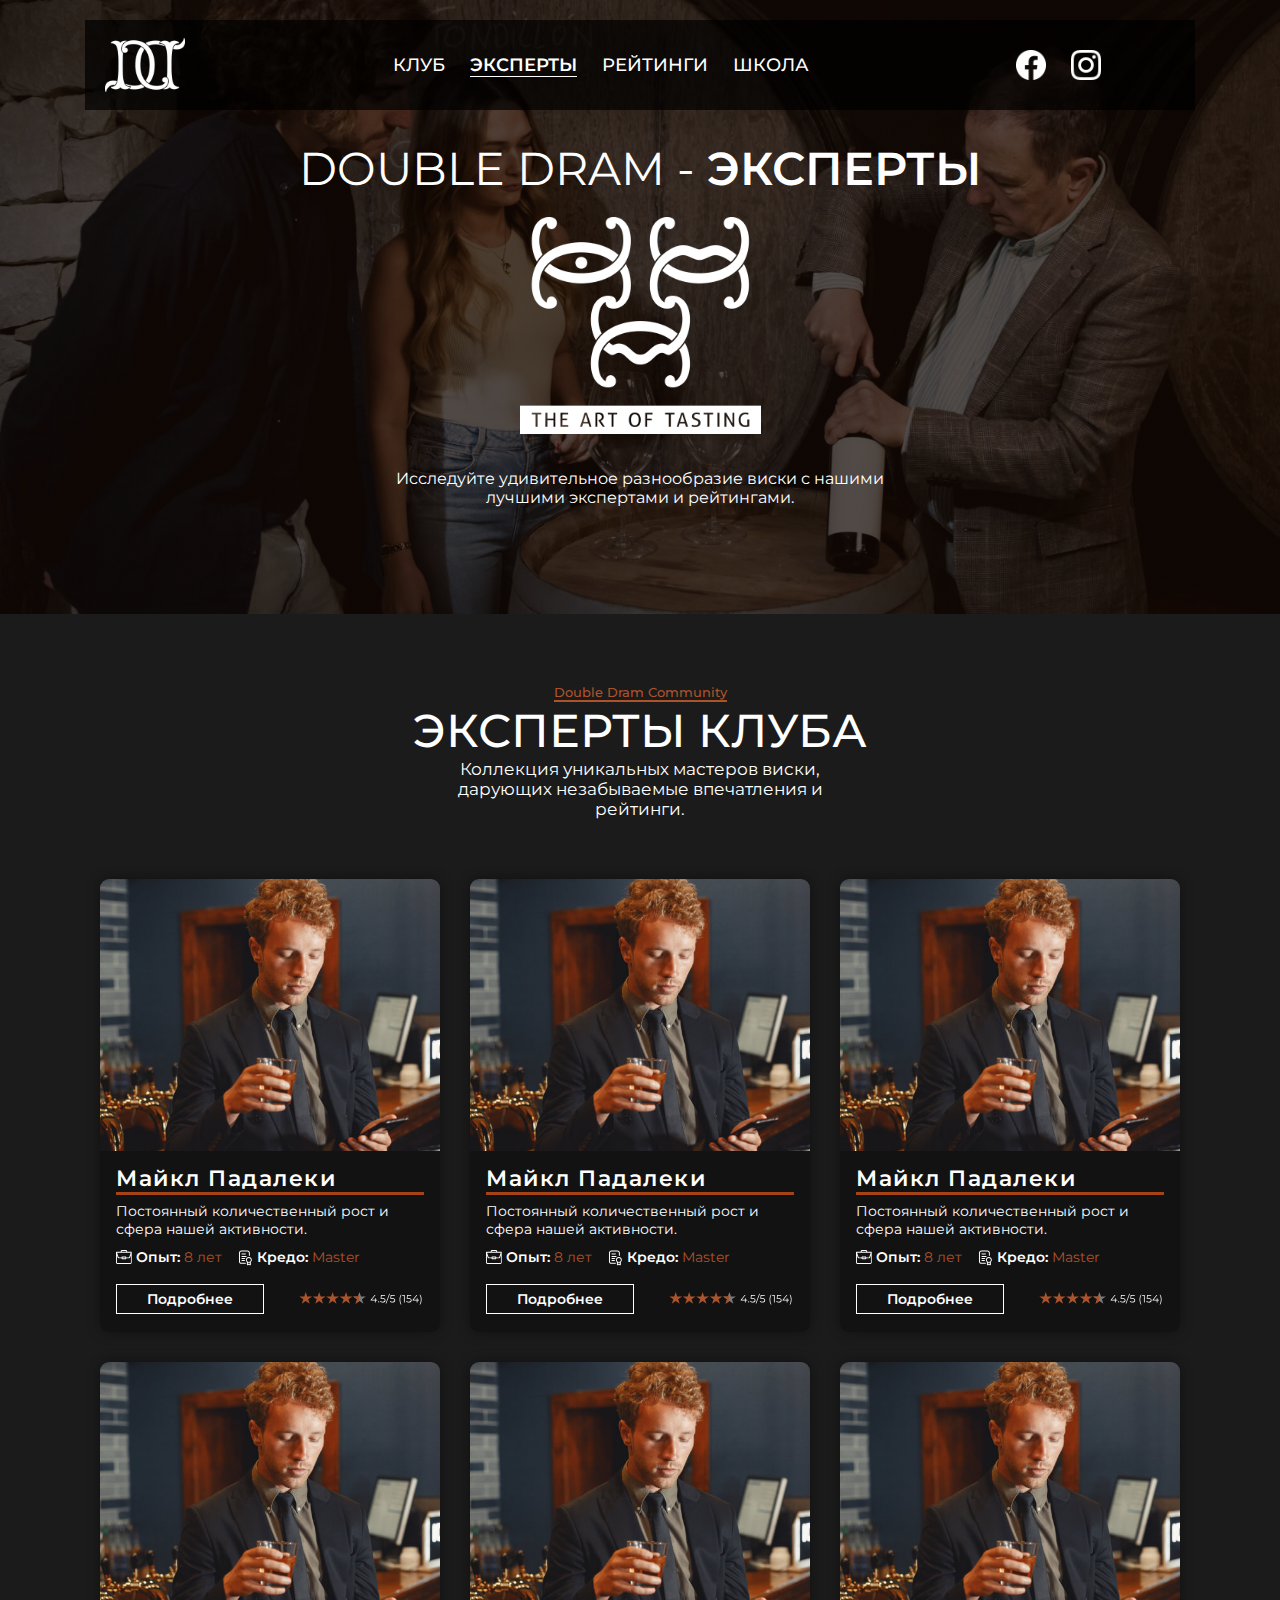
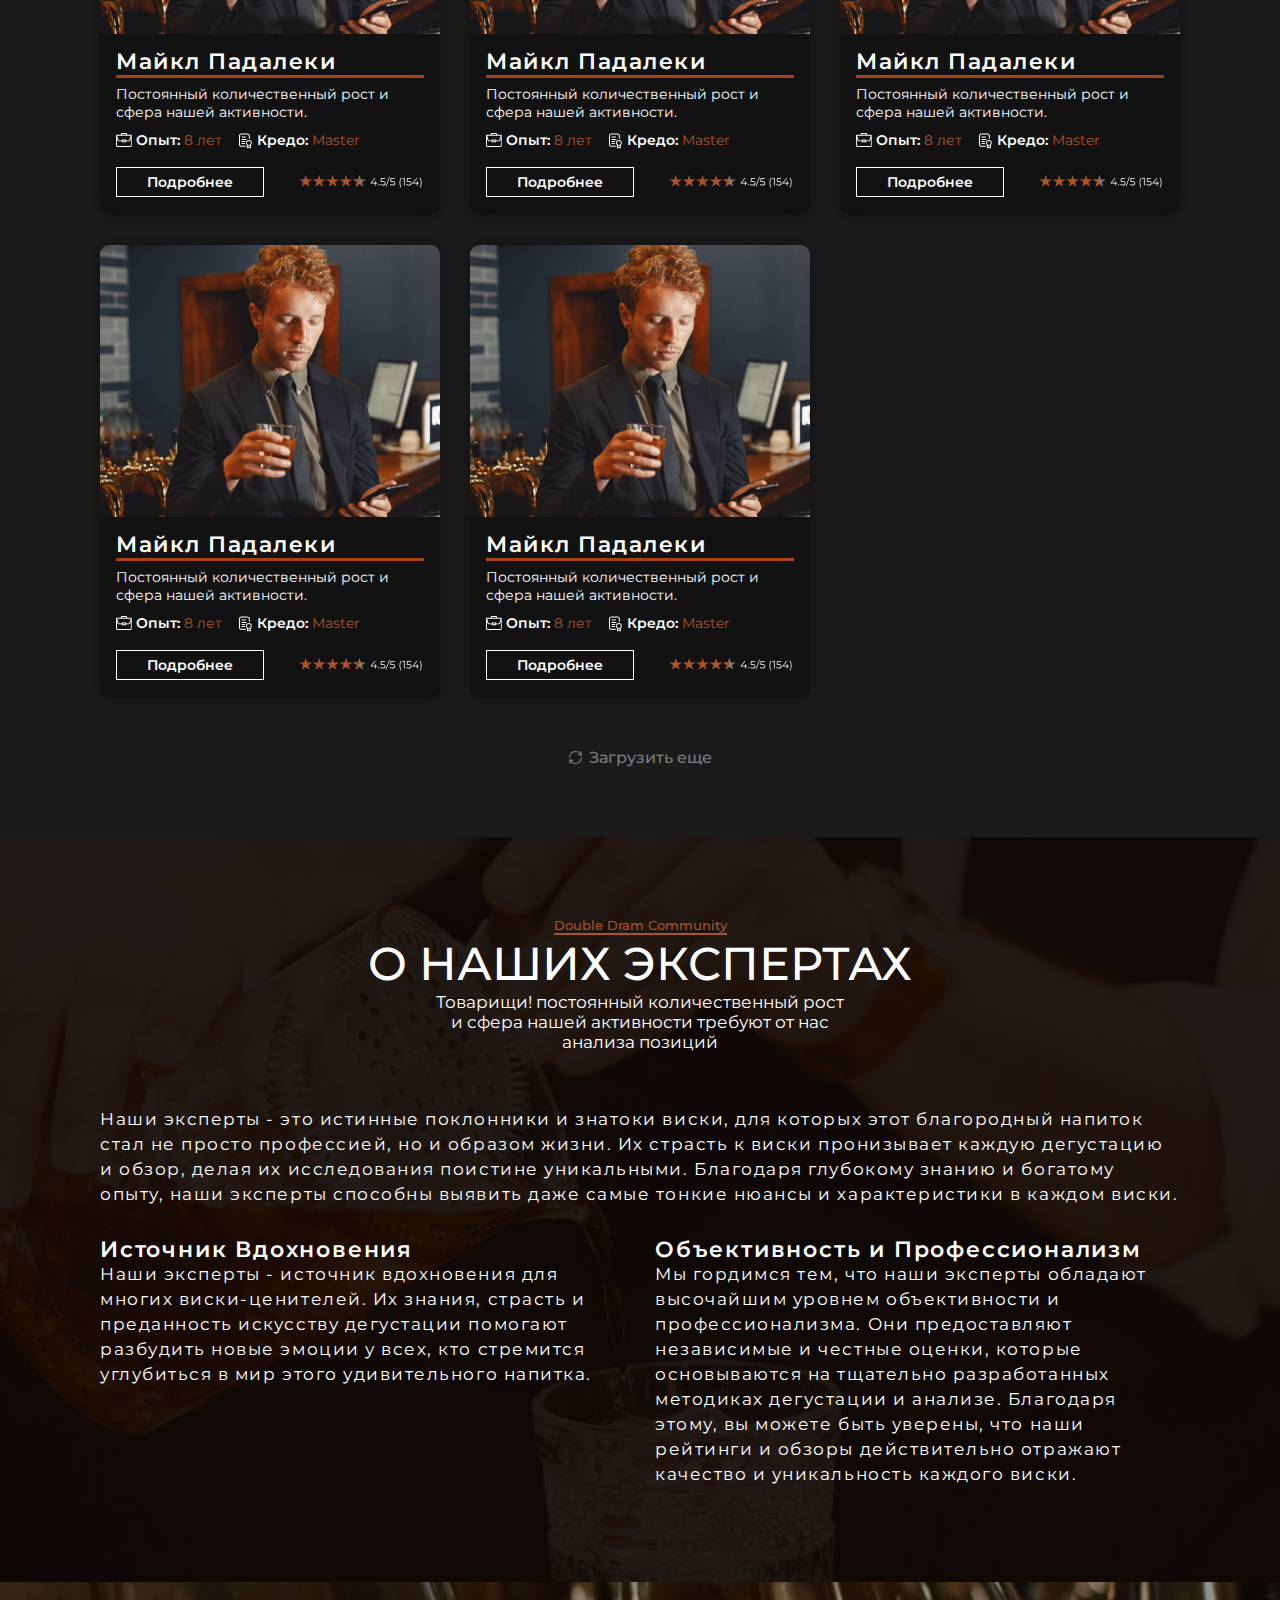
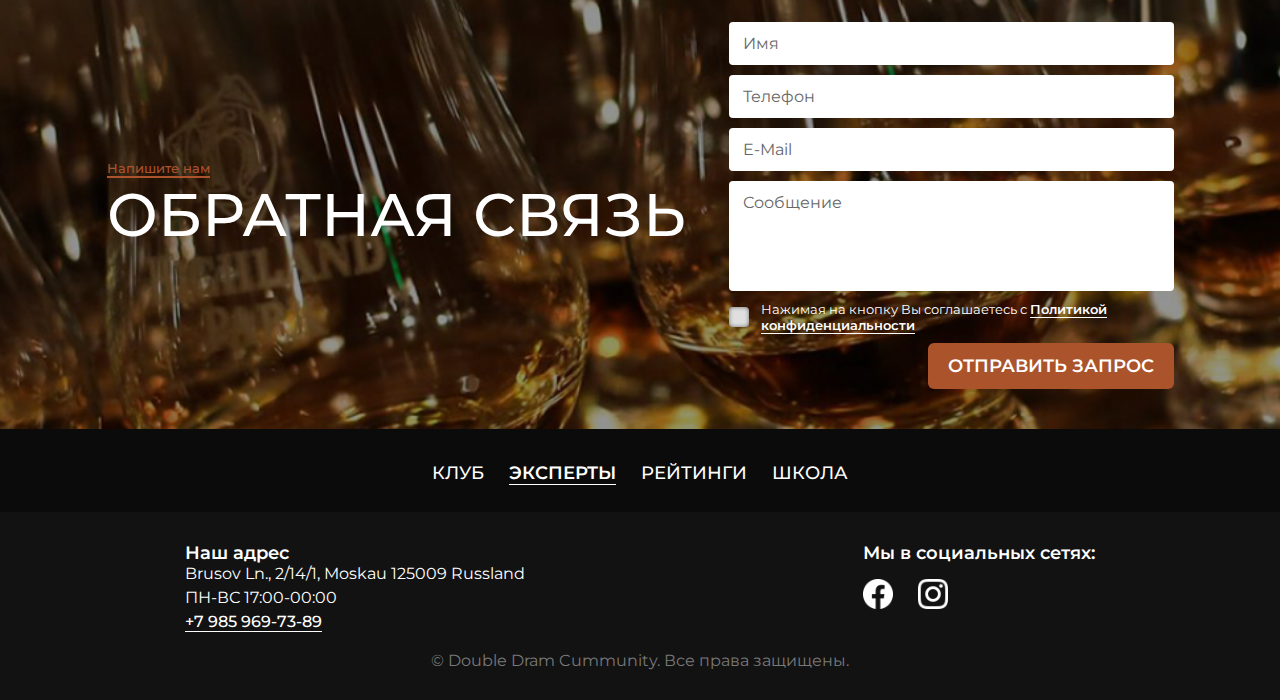
<file: experts.html>
<!DOCTYPE html>
<html lang="ru">
<head>
    <meta charset="UTF-8">
    <meta name="viewport" content="width=device-width, initial-scale=1.0">
    <title>Double Dram - Эксперты</title>

    <link rel="stylesheet" href="css/reset.css">
    <link rel="stylesheet" href="css/style.css">
    <link rel="stylesheet" href="css/flexibility.css">

    <link rel="apple-touch-icon" sizes="180x180" href="favicons/apple-touch-icon.png">
    <link rel="icon" type="image/png" sizes="32x32" href="favicons/favicon-32x32.png">
    <link rel="icon" type="image/png" sizes="16x16" href="favicons/favicon-16x16.png">
    <link rel="manifest" href="favicons/site.webmanifest">
    <link rel="mask-icon" href="favicons/safari-pinned-tab.svg" color="#41160a">
    <meta name="msapplication-TileColor" content="#41160a">
    <meta name="theme-color" content="#000000">
</head>
<body>
    <!-- Начало кода кнопки скролла  -->
    <button class="scroll-to-top-btn" title="Прокрутить вверх"><img src="img/icons/arrow-to-scroll.svg" alt="Прокрутить вверх"></button>
    <!-- Конец кода кнопки скролла  -->
    <!-- Начало кода меню  -->
    <div class="menu-mobile">
        <div class="menu-mobile__close-btn"><img src="img/icons/close-icon.svg" alt="Закрыть"></div>
        <div class="menu-mobile__wrap">
            <nav class="header-menu">
                <ul class="header-menu__list">
                    <li class="header-menu__list__item">
                        <a href="about-club.html" class="header-menu__list__item__link">Клуб</a>
                    </li>
                    <li class="header-menu__list__item">
                        <a href="experts.html" class="header-menu__list__item__link active">Эксперты</a>
                    </li>
                    <li class="header-menu__list__item">
                        <a href="ratings.html" class="header-menu__list__item__link">Рейтинги</a>
                    </li>
                    <li class="header-menu__list__item">
                        <a href="school.html" class="header-menu__list__item__link">Школа</a>
                    </li>
                </ul>
            </nav>
            <div class="social-block">
                <a href="#" class="social-block__link"><img src="img/icons/facebook.svg" alt="facebook" class="social-block__link__img"></a>
                <a href="#" class="social-block__link"><img src="img/icons/inst.svg" alt="instagram" class="social-block__link__img"></a>
            </div>
        </div>
    </div>
    <!-- Конец кода меню  -->
    <header class="header-other" style="background: #301405 url('/img/bg/header-bg-experts.jpg') no-repeat center / cover;">
        <div class="container header-container">
            <div class="header-nav">
                <a href="index.html" class="logo-link">
                    <img src="img/icons/logo-min.svg" alt="Double Dram" class="logo">
                </a>
                <nav class="header-menu header-menu_main">
                    <ul class="header-menu__list">
                        <li class="header-menu__list__item">
                            <a href="about-club.html" class="header-menu__list__item__link">Клуб</a>
                        </li>
                        <li class="header-menu__list__item">
                            <a href="experts.html" class="header-menu__list__item__link active">Эксперты</a>
                        </li>
                        <li class="header-menu__list__item">
                            <a href="ratings.html" class="header-menu__list__item__link">Рейтинги</a>
                        </li>
                        <li class="header-menu__list__item">
                            <a href="school.html" class="header-menu__list__item__link">Школа</a>
                        </li>
                    </ul>
                </nav>
                <div class="social-block social-block_main">
                    <a href="#" class="social-block__link"><img src="img/icons/facebook.svg" alt="facebook" class="social-block__link__img"></a>
                    <a href="#" class="social-block__link"><img src="img/icons/inst.svg" alt="instagram" class="social-block__link__img"></a>
                </div>
                <div href="#" class="mobile-menu__btn">
                    <img src="img/icons/menu-icon.svg" alt="menu">
                </div>
            </div>
            <div class="header-offer">
                <h1 class="header-offer__title header-offer__title_other header-offer__title_other_main">Double Dram - <span>Эксперты</span></h1>
                <img src="img/icons/logo-main.svg" alt="Double Dram" class="header-offer__logo">
                <p class="header-offer__desc">Исследуйте удивительное разнообразие виски с нашими лучшими экспертами и рейтингами.</p>
            </div>
        </div>
    </header>
    <section class="experts-club">
        <div class="container">
            <div class="section-title-block">
                <span class="section-title-block__subtitle ">Double Dram Community</span>
                <h2 class="section-title-block__title">ЭКСПЕРТЫ КЛУБА</h2>
                <p class="section-title-block__desc">Коллекция уникальных мастеров виски, дарующих незабываемые впечатления и рейтинги.</p>
            </div>
            <div class="experts-club_wrap_container">
                <div class="experts-club_wrap">

                    <div class="experts-club_wrap__item">
                        <a  href="expert.html" class="experts-club_wrap__item__img-block">
                            <img src="img/expert.jpg" alt="Эксперт">
                        </a>
                        <div class="experts-club_wrap__item__content">
                            <h4 class="experts-club_wrap__item__title">Майкл Падалеки</h4>
                            <p class="experts-club_wrap__item__desc">Постоянный количественный рост и сфера нашей активности.</p>
                            <div class="experts-club_wrap__item__category-block">
                                <div class="experts-club_wrap__item__category-block__item taxonomy__icon work">
                                    Опыт: <span>8 лет</span>
                                </div>
                                <div class="experts-club_wrap__item__category-block__item taxonomy__icon number-seria">
                                    Кредо: <span>Master</span>
                                </div>
                            </div>
                            <div class="experts-club_wrap__item__ui">
                                <a href="expert.html" class="experts-club_wrap__item__ui__btn">Подробнее</a>
                                <div class="experts-club_wrap__item__ui__rating">
                                    <img src="img/rating-stars.svg" alt="Рейтинг">
                                </div>
                            </div>
                        </div>
                        
                    </div>
    
                    <div class="experts-club_wrap__item">
                        <a  href="expert.html" class="experts-club_wrap__item__img-block">
                            <img src="img/expert.jpg" alt="Эксперт">
                        </a>
                        <div class="experts-club_wrap__item__content">
                            <h4 class="experts-club_wrap__item__title">Майкл Падалеки</h4>
                            <p class="experts-club_wrap__item__desc">Постоянный количественный рост и сфера нашей активности.</p>
                            <div class="experts-club_wrap__item__category-block">
                                <div class="experts-club_wrap__item__category-block__item taxonomy__icon work">
                                    Опыт: <span>8 лет</span>
                                </div>
                                <div class="experts-club_wrap__item__category-block__item taxonomy__icon number-seria">
                                    Кредо: <span>Master</span>
                                </div>
                            </div>
                            <div class="experts-club_wrap__item__ui">
                                <a href="expert.html" class="experts-club_wrap__item__ui__btn">Подробнее</a>
                                <div class="experts-club_wrap__item__ui__rating">
                                    <img src="img/rating-stars.svg" alt="Рейтинг">
                                </div>
                            </div>
                        </div>
                        
                    </div>
    
                    <div class="experts-club_wrap__item">
                        <a  href="expert.html" class="experts-club_wrap__item__img-block">
                            <img src="img/expert.jpg" alt="Эксперт">
                        </a>
                        <div class="experts-club_wrap__item__content">
                            <h4 class="experts-club_wrap__item__title">Майкл Падалеки</h4>
                            <p class="experts-club_wrap__item__desc">Постоянный количественный рост и сфера нашей активности.</p>
                            <div class="experts-club_wrap__item__category-block">
                                <div class="experts-club_wrap__item__category-block__item taxonomy__icon work">
                                    Опыт: <span>8 лет</span>
                                </div>
                                <div class="experts-club_wrap__item__category-block__item taxonomy__icon number-seria">
                                    Кредо: <span>Master</span>
                                </div>
                            </div>
                            <div class="experts-club_wrap__item__ui">
                                <a href="expert.html" class="experts-club_wrap__item__ui__btn">Подробнее</a>
                                <div class="experts-club_wrap__item__ui__rating">
                                    <img src="img/rating-stars.svg" alt="Рейтинг">
                                </div>
                            </div>
                        </div>
                        
                    </div>
    
                    <div class="experts-club_wrap__item">
                        <a  href="expert.html" class="experts-club_wrap__item__img-block">
                            <img src="img/expert.jpg" alt="Эксперт">
                        </a>
                        <div class="experts-club_wrap__item__content">
                            <h4 class="experts-club_wrap__item__title">Майкл Падалеки</h4>
                            <p class="experts-club_wrap__item__desc">Постоянный количественный рост и сфера нашей активности.</p>
                            <div class="experts-club_wrap__item__category-block">
                                <div class="experts-club_wrap__item__category-block__item taxonomy__icon work">
                                    Опыт: <span>8 лет</span>
                                </div>
                                <div class="experts-club_wrap__item__category-block__item taxonomy__icon number-seria">
                                    Кредо: <span>Master</span>
                                </div>
                            </div>
                            <div class="experts-club_wrap__item__ui">
                                <a href="expert.html" class="experts-club_wrap__item__ui__btn">Подробнее</a>
                                <div class="experts-club_wrap__item__ui__rating">
                                    <img src="img/rating-stars.svg" alt="Рейтинг">
                                </div>
                            </div>
                        </div>
                        
                    </div>
    
                    <div class="experts-club_wrap__item">
                        <a  href="expert.html" class="experts-club_wrap__item__img-block">
                            <img src="img/expert.jpg" alt="Эксперт">
                        </a>
                        <div class="experts-club_wrap__item__content">
                            <h4 class="experts-club_wrap__item__title">Майкл Падалеки</h4>
                            <p class="experts-club_wrap__item__desc">Постоянный количественный рост и сфера нашей активности.</p>
                            <div class="experts-club_wrap__item__category-block">
                                <div class="experts-club_wrap__item__category-block__item taxonomy__icon work">
                                    Опыт: <span>8 лет</span>
                                </div>
                                <div class="experts-club_wrap__item__category-block__item taxonomy__icon number-seria">
                                    Кредо: <span>Master</span>
                                </div>
                            </div>
                            <div class="experts-club_wrap__item__ui">
                                <a href="expert.html" class="experts-club_wrap__item__ui__btn">Подробнее</a>
                                <div class="experts-club_wrap__item__ui__rating">
                                    <img src="img/rating-stars.svg" alt="Рейтинг">
                                </div>
                            </div>
                        </div>
                        
                    </div>
    
                    <div class="experts-club_wrap__item">
                        <a  href="expert.html" class="experts-club_wrap__item__img-block">
                            <img src="img/expert.jpg" alt="Эксперт">
                        </a>
                        <div class="experts-club_wrap__item__content">
                            <h4 class="experts-club_wrap__item__title">Майкл Падалеки</h4>
                            <p class="experts-club_wrap__item__desc">Постоянный количественный рост и сфера нашей активности.</p>
                            <div class="experts-club_wrap__item__category-block">
                                <div class="experts-club_wrap__item__category-block__item taxonomy__icon work">
                                    Опыт: <span>8 лет</span>
                                </div>
                                <div class="experts-club_wrap__item__category-block__item taxonomy__icon number-seria">
                                    Кредо: <span>Master</span>
                                </div>
                            </div>
                            <div class="experts-club_wrap__item__ui">
                                <a href="expert.html" class="experts-club_wrap__item__ui__btn">Подробнее</a>
                                <div class="experts-club_wrap__item__ui__rating">
                                    <img src="img/rating-stars.svg" alt="Рейтинг">
                                </div>
                            </div>
                        </div>
                        
                    </div>
    
                    <div class="experts-club_wrap__item">
                        <a  href="expert.html" class="experts-club_wrap__item__img-block">
                            <img src="img/expert.jpg" alt="Эксперт">
                        </a>
                        <div class="experts-club_wrap__item__content">
                            <h4 class="experts-club_wrap__item__title">Майкл Падалеки</h4>
                            <p class="experts-club_wrap__item__desc">Постоянный количественный рост и сфера нашей активности.</p>
                            <div class="experts-club_wrap__item__category-block">
                                <div class="experts-club_wrap__item__category-block__item taxonomy__icon work">
                                    Опыт: <span>8 лет</span>
                                </div>
                                <div class="experts-club_wrap__item__category-block__item taxonomy__icon number-seria">
                                    Кредо: <span>Master</span>
                                </div>
                            </div>
                            <div class="experts-club_wrap__item__ui">
                                <a href="expert.html" class="experts-club_wrap__item__ui__btn">Подробнее</a>
                                <div class="experts-club_wrap__item__ui__rating">
                                    <img src="img/rating-stars.svg" alt="Рейтинг">
                                </div>
                            </div>
                        </div>
                        
                    </div>
    
                    <div class="experts-club_wrap__item">
                        <a  href="expert.html" class="experts-club_wrap__item__img-block">
                            <img src="img/expert.jpg" alt="Эксперт">
                        </a>
                        <div class="experts-club_wrap__item__content">
                            <h4 class="experts-club_wrap__item__title">Майкл Падалеки</h4>
                            <p class="experts-club_wrap__item__desc">Постоянный количественный рост и сфера нашей активности.</p>
                            <div class="experts-club_wrap__item__category-block">
                                <div class="experts-club_wrap__item__category-block__item taxonomy__icon work">
                                    Опыт: <span>8 лет</span>
                                </div>
                                <div class="experts-club_wrap__item__category-block__item taxonomy__icon number-seria">
                                    Кредо: <span>Master</span>
                                </div>
                            </div>
                            <div class="experts-club_wrap__item__ui">
                                <a href="expert.html" class="experts-club_wrap__item__ui__btn">Подробнее</a>
                                <div class="experts-club_wrap__item__ui__rating">
                                    <img src="img/rating-stars.svg" alt="Рейтинг">
                                </div>
                            </div>
                        </div>
                        
                    </div>
    
                </div>
            </div>
            
            <div class="load-more-news">
                <span>Загрузить еще</span>
            </div>
        </div>
    </section>
    <section class="about-experts">
        <div class="container about-experts-container">
            <div class="section-title-block">
                <span class="section-title-block__subtitle ">Double Dram Community</span>
                <h2 class="section-title-block__title">О НАШИХ ЭКСПЕРТАХ</h2>
                <p class="section-title-block__desc">Товарищи! постоянный количественный рост и сфера нашей активности требуют от нас анализа позиций</p>
            </div>
            <div class="about-experts-wrap">
                <div class="about-experts-wrap__block w100">
                    <p class="about-experts-wrap__block__desc">
                        Наши эксперты - это истинные поклонники и знатоки виски, для которых этот благородный напиток стал не просто профессией, но и образом жизни. Их страсть к виски пронизывает каждую дегустацию и обзор, делая их исследования поистине уникальными. Благодаря глубокому знанию и богатому опыту, наши эксперты способны выявить даже самые тонкие нюансы и характеристики в каждом виски.
                    </p>
                </div>
                <div class="about-experts-wrap__block">
                    <h5 class="about-experts-wrap__block__title">Источник Вдохновения</h5>
                    <p class="about-experts-wrap__block__desc">Наши эксперты - источник вдохновения для многих виски-ценителей. Их знания, страсть и преданность искусству дегустации помогают разбудить новые эмоции у всех, кто стремится углубиться в мир этого удивительного напитка.</p>
                </div>
                <div class="about-experts-wrap__block">
                    <h5 class="about-experts-wrap__block__title">Объективность и Профессионализм</h5>
                    <p class="about-experts-wrap__block__desc">Мы гордимся тем, что наши эксперты обладают высочайшим уровнем объективности и профессионализма. Они предоставляют независимые и честные оценки, которые основываются на тщательно разработанных методиках дегустации и анализе. Благодаря этому, вы можете быть уверены, что наши рейтинги и обзоры действительно отражают качество и уникальность каждого виски.</p>
                </div>
            </div>
        </div>
    </section>


    <footer class="footer">
        <div class="footer-main">
            <div class="container">
                <div class="footer-wrap">
                    <div class="section-title-block section-title-block_align-left">
                        <span class="section-title-block__subtitle">Напишите нам</span>
                        <h2 class="section-title-block__title footer_title">ОБРАТНАЯ СВЯЗЬ</h2>
                    </div>
                    <div class="footer-form-wrap">
                        <form action="#" class="footer-form-wrap__form">
                            <input class="input" type="text" placeholder="Имя" required>
                            <input class="input" type="tel" placeholder="Телефон" required>
                            <input class="input" type="email" placeholder="E-Mail" required>
                            <textarea class="input textarea" name="message" id="message" placeholder="Сообщение"></textarea>
                            <label class="checkbox-wrap">
                                <input type="checkbox" name="policy-active" class="checkbox" required>
                                <span class="custom-checkbox custom-checkbox_light"></span>
                                <p class="checkbox-text">Нажимая на кнопку Вы соглашаетесь с <strong><a href="#">Политикой конфиденциальности</a></strong></p>
                            </label>
                            <button class="form-btn">отправить запрос</button>
                        </form>
                    </div>
                </div>
            </div>
        </div>
        <div class="footer-middle">
            <div class="container">
                <nav class="footer-menu">
                    <ul class="footer-menu__list">
                        <li class="header-menu__list__item">
                            <a href="about-club.html" class="header-menu__list__item__link">Клуб</a>
                        </li>
                        <li class="header-menu__list__item">
                            <a href="experts.html" class="header-menu__list__item__link active">Эксперты</a>
                        </li>
                        <li class="header-menu__list__item">
                            <a href="ratings.html" class="header-menu__list__item__link">Рейтинги</a>
                        </li>
                        <li class="header-menu__list__item">
                            <a href="school.html" class="header-menu__list__item__link">Школа</a>
                        </li>
                    </ul>
                </nav>
            </div>
        </div>
        <div class="footer-bottom">
            <div class="container">
                <div class="footer-bottom-wrap">
                    <div class="footer-bottom-wrap__item">
                        <h5 class="footer-bottom-wrap__item__title">Наш адрес</h5>
                        <p class="contacts-wrap__info__contacts__adress">Brusov Ln., 2/14/1, Moskau 125009 Russland</p>
                        <p class="contacts-wrap__info__contacts__graphic">ПН-ВС 17:00-00:00</p>
                        <a href="tel:+79859697389" class="contacts-wrap__info__contacts__tel">+7 985 969-73-89</a>
                    </div>
                    <div class="footer-bottom-wrap__item">
                        <h5 class="contacts-wrap__info__social__title footer-bottom-wrap__item__title">Мы в социальных сетях:</h5>
                        <div class="social-block">
                            <a href="#" class="social-block__link"><img src="img/icons/facebook.svg" alt="facebook" class="social-block__link__img"></a>
                            <a href="#" class="social-block__link"><img src="img/icons/inst.svg" alt="instagram" class="social-block__link__img"></a>
                        </div>
                    </div>
                </div>
                <span class="footer-bottom__desc">© Double Dram Cummunity. Все права защищены. </span>
            </div>
        </div>
    </footer>


    <script src="js/jquery-3.7.0.min.js"></script>
    <script src="js/slick.min.js"></script>
    <script src="js/main.js"></script>
</body>
</html>
</file>
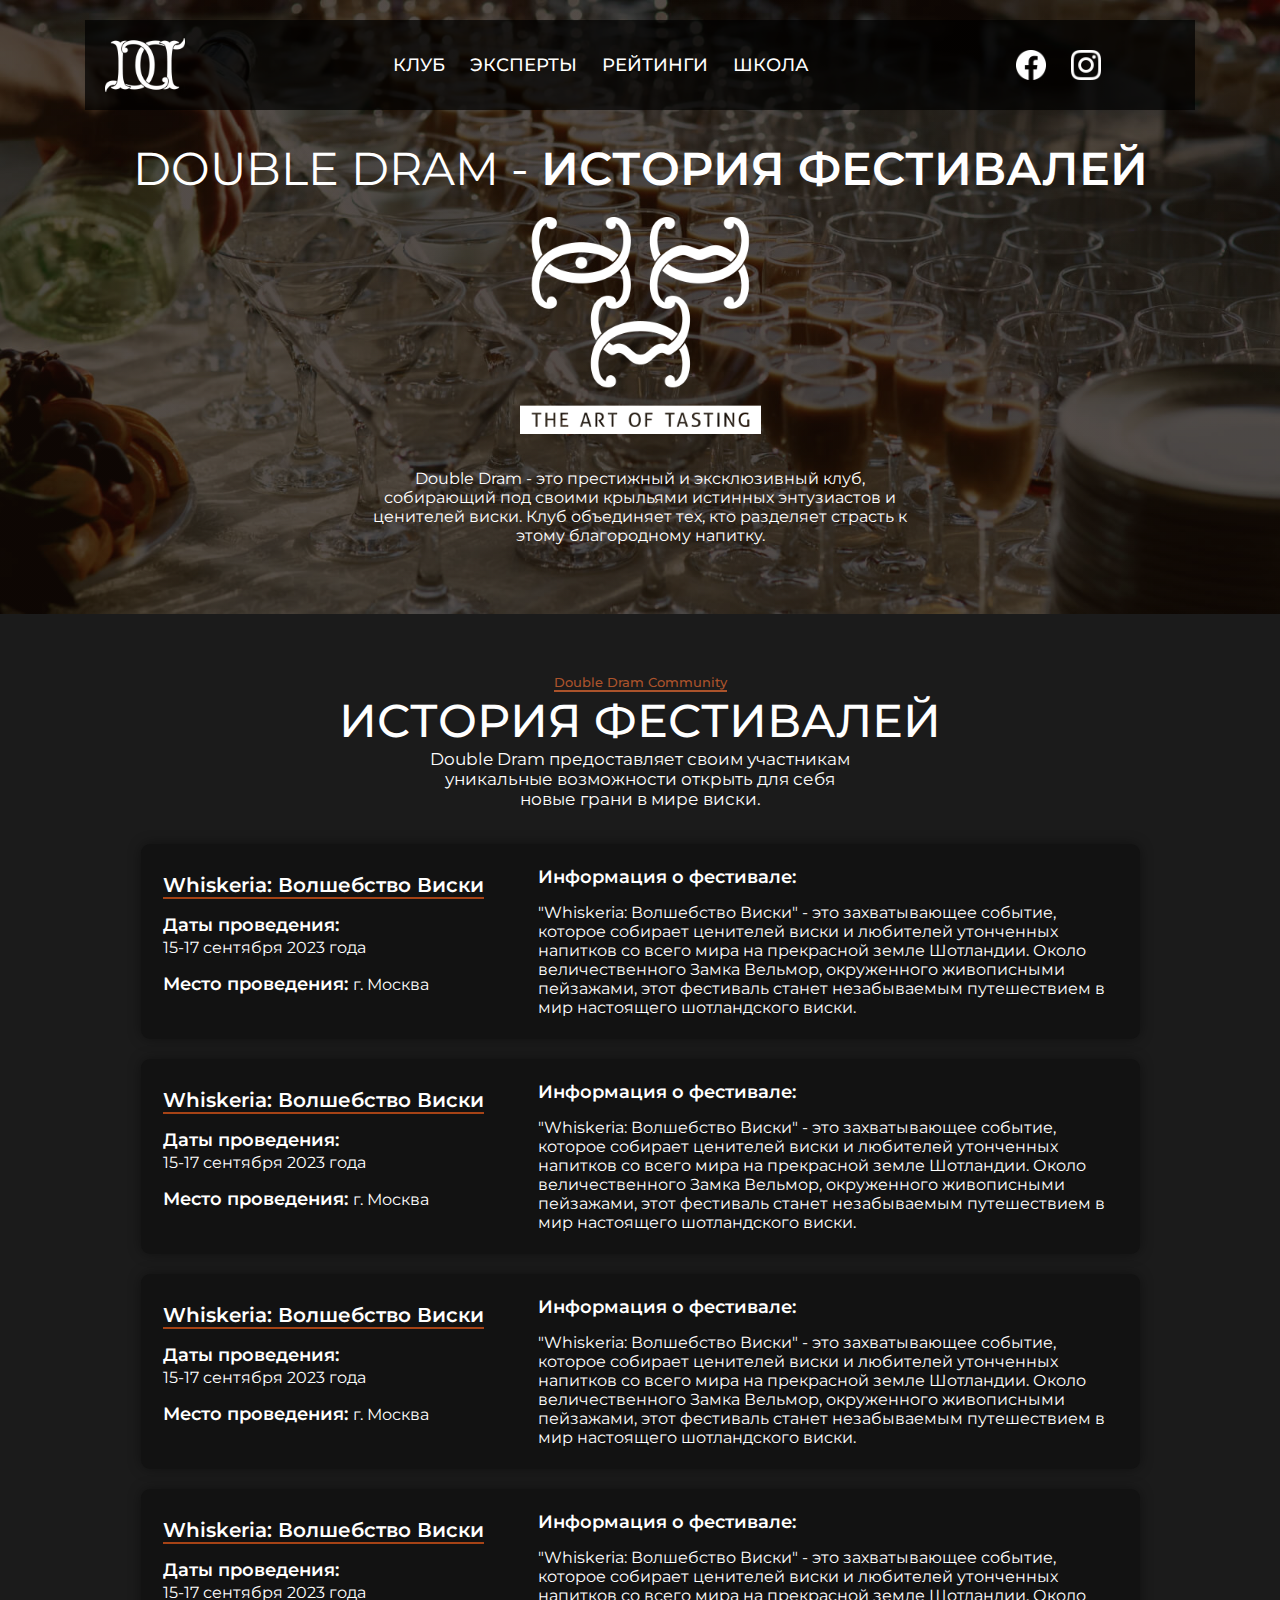
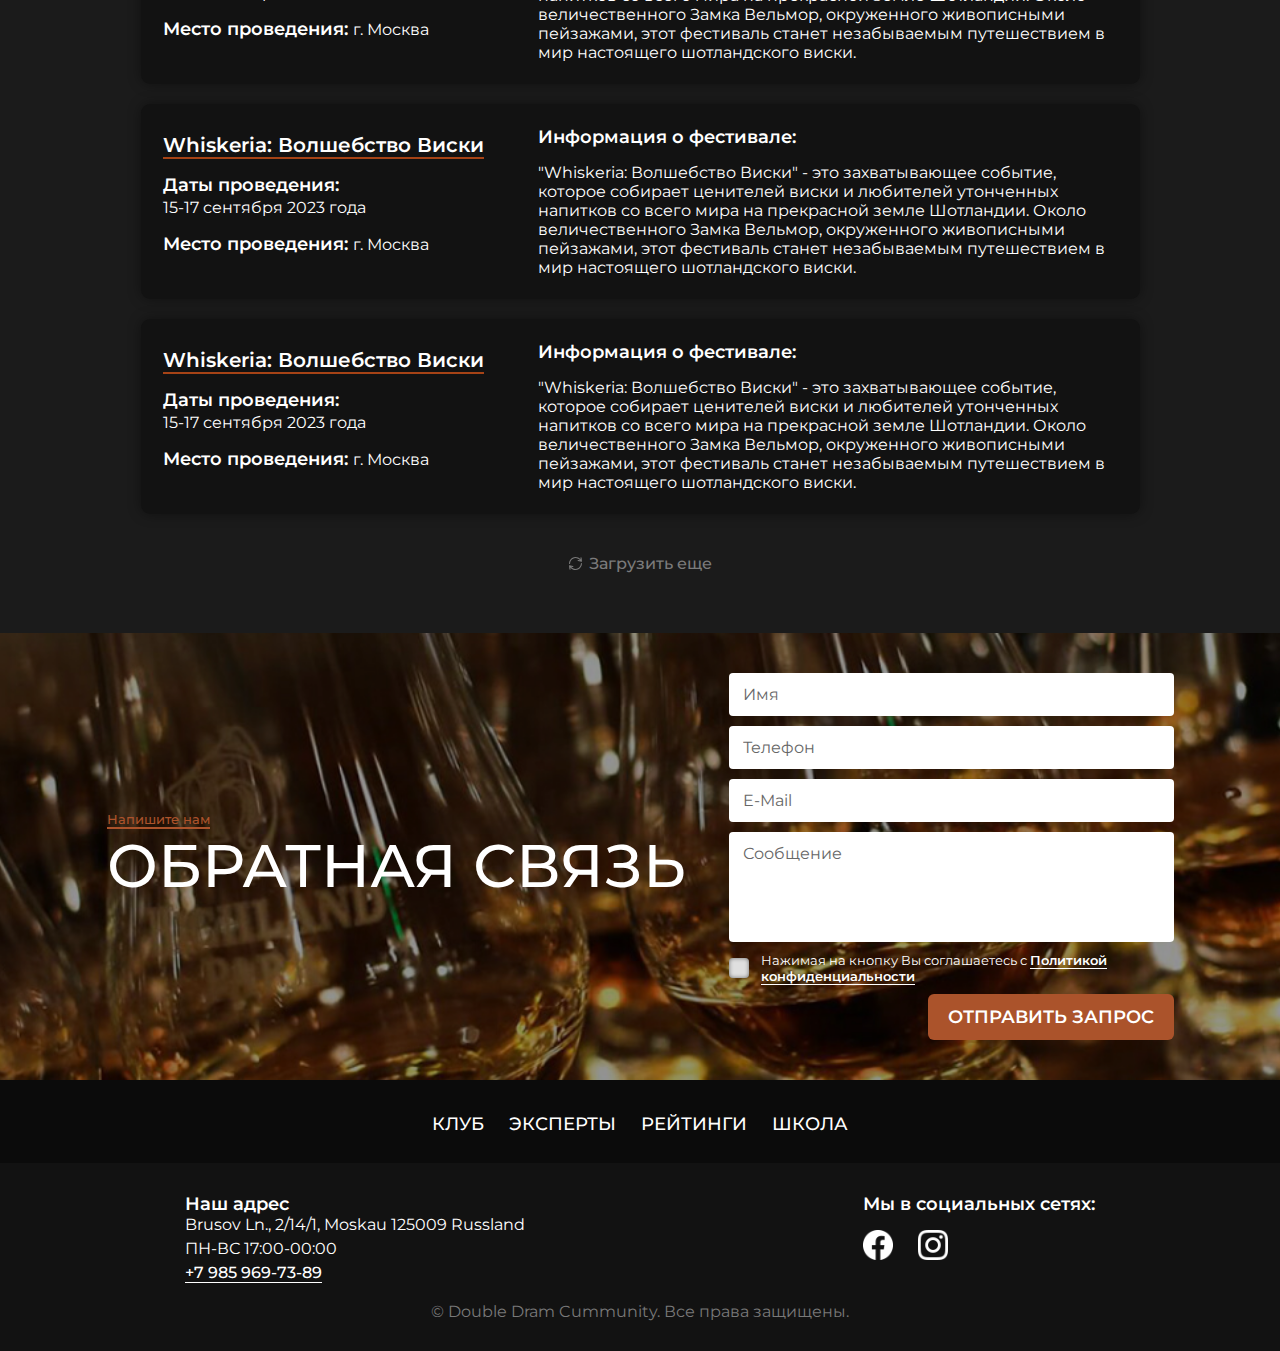
<file: festival-history.html>
<!DOCTYPE html>
<html lang="ru">
<head>
    <meta charset="UTF-8">
    <meta name="viewport" content="width=device-width, initial-scale=1.0">
    <title>Double Dram - История Фестивалей</title>

    <link rel="stylesheet" href="css/reset.css">
    <link rel="stylesheet" href="css/style.css">
    <link rel="stylesheet" href="css/flexibility.css">

    <link rel="apple-touch-icon" sizes="180x180" href="favicons/apple-touch-icon.png">
    <link rel="icon" type="image/png" sizes="32x32" href="favicons/favicon-32x32.png">
    <link rel="icon" type="image/png" sizes="16x16" href="favicons/favicon-16x16.png">
    <link rel="manifest" href="favicons/site.webmanifest">
    <link rel="mask-icon" href="favicons/safari-pinned-tab.svg" color="#41160a">
    <meta name="msapplication-TileColor" content="#41160a">
    <meta name="theme-color" content="#000000">
</head>
<body>
    <!-- Начало кода кнопки скролла  -->
    <button class="scroll-to-top-btn" title="Прокрутить вверх"><img src="img/icons/arrow-to-scroll.svg" alt="Прокрутить вверх"></button>
    <!-- Конец кода кнопки скролла  -->
    <!-- Начало кода меню  -->
    <div class="menu-mobile">
        <div class="menu-mobile__close-btn"><img src="img/icons/close-icon.svg" alt="Закрыть"></div>
        <div class="menu-mobile__wrap">
            <nav class="header-menu">
                <ul class="header-menu__list">
                    <li class="header-menu__list__item">
                        <a href="about-club.html" class="header-menu__list__item__link">Клуб</a>
                    </li>
                    <li class="header-menu__list__item">
                        <a href="experts.html" class="header-menu__list__item__link">Эксперты</a>
                    </li>
                    <li class="header-menu__list__item">
                        <a href="ratings.html" class="header-menu__list__item__link">Рейтинги</a>
                    </li>
                    <li class="header-menu__list__item">
                        <a href="school.html" class="header-menu__list__item__link">Школа</a>
                    </li>
                </ul>
            </nav>
            <div class="social-block">
                <a href="#" class="social-block__link"><img src="img/icons/facebook.svg" alt="facebook" class="social-block__link__img"></a>
                <a href="#" class="social-block__link"><img src="img/icons/inst.svg" alt="instagram" class="social-block__link__img"></a>
            </div>
        </div>
    </div>
    <!-- Конец кода меню  -->
    <header class="header-other" style="background: #301405 url('/img/bg/header-bg-festival-history.jpg') no-repeat center / cover;">
        <div class="container header-container">
            <div class="header-nav">
                <a href="index.html" class="logo-link">
                    <img src="img/icons/logo-min.svg" alt="Double Dram" class="logo">
                </a>
                <nav class="header-menu header-menu_main">
                    <ul class="header-menu__list">
                        <li class="header-menu__list__item">
                            <a href="about-club.html" class="header-menu__list__item__link">Клуб</a>
                        </li>
                        <li class="header-menu__list__item">
                            <a href="experts.html" class="header-menu__list__item__link">Эксперты</a>
                        </li>
                        <li class="header-menu__list__item">
                            <a href="ratings.html" class="header-menu__list__item__link">Рейтинги</a>
                        </li>
                        <li class="header-menu__list__item">
                            <a href="school.html" class="header-menu__list__item__link">Школа</a>
                        </li>
                    </ul>
                </nav>
                <div class="social-block social-block_main">
                    <a href="#" class="social-block__link"><img src="img/icons/facebook.svg" alt="facebook" class="social-block__link__img"></a>
                    <a href="#" class="social-block__link"><img src="img/icons/inst.svg" alt="instagram" class="social-block__link__img"></a>
                </div>
                <div href="#" class="mobile-menu__btn">
                    <img src="img/icons/menu-icon.svg" alt="menu">
                </div>
            </div>
            <div class="header-offer">
                <h1 class="header-offer__title header-offer__title_other header-offer__title_other_main">Double Dram - <span>История Фестивалей</span></h1>
                <img src="img/icons/logo-main.svg" alt="Double Dram" class="header-offer__logo">
                <p class="header-offer__desc">Double Dram - это престижный и эксклюзивный клуб, собирающий под своими крыльями истинных энтузиастов и ценителей виски. Клуб объединяет тех, кто разделяет страсть к этому благородному напитку.</p>
            </div>
        </div>
    </header>
    <section class="history-festival">
        <div class="container">
            <div class="section-title-block">
                <span class="section-title-block__subtitle ">Double Dram Community</span>
                <h2 class="section-title-block__title">История Фестивалей</h2>
                <p class="section-title-block__desc">Double Dram предоставляет своим участникам уникальные возможности открыть для себя новые грани в мире виски.</p>
            </div>
            <div class="history-festival-wrap">

                <div class="history-festival-wrap__item">
                    <div class="history-festival-wrap__item__common">
                        <h4 class="history-festival-wrap__item__common__title">Whiskeria: Волшебство Виски</h4>
                        <div class="history-festival-wrap__item__common__date history-festival-wrap__item__common_h2-title">Даты проведения:<br><span>15-17 сентября 2023 года</span></div>
                        <div class="history-festival-wrap__item__common__geo history-festival-wrap__item__common_h2-title">Место проведения: <span>г. Москва</span></div>
                    </div>
                    <div class="history-festival-wrap__item__desc">
                        <div class="history-festival-wrap__item__desc__title">Информация о фестивале:</div>
                        <p class="history-festival-wrap__item__desc__content">"Whiskeria: Волшебство Виски" - это захватывающее событие, которое собирает ценителей виски и любителей утонченных напитков со всего мира на прекрасной земле Шотландии. Около величественного Замка Вельмор, окруженного живописными пейзажами, этот фестиваль станет незабываемым путешествием в мир настоящего шотландского виски.</p>
                    </div>
                </div>
                
                <div class="history-festival-wrap__item">
                    <div class="history-festival-wrap__item__common">
                        <h4 class="history-festival-wrap__item__common__title">Whiskeria: Волшебство Виски</h4>
                        <div class="history-festival-wrap__item__common__date history-festival-wrap__item__common_h2-title">Даты проведения:<br><span>15-17 сентября 2023 года</span></div>
                        <div class="history-festival-wrap__item__common__geo history-festival-wrap__item__common_h2-title">Место проведения: <span>г. Москва</span></div>
                    </div>
                    <div class="history-festival-wrap__item__desc">
                        <div class="history-festival-wrap__item__desc__title">Информация о фестивале:</div>
                        <p class="history-festival-wrap__item__desc__content">"Whiskeria: Волшебство Виски" - это захватывающее событие, которое собирает ценителей виски и любителей утонченных напитков со всего мира на прекрасной земле Шотландии. Около величественного Замка Вельмор, окруженного живописными пейзажами, этот фестиваль станет незабываемым путешествием в мир настоящего шотландского виски.</p>
                    </div>
                </div>

                <div class="history-festival-wrap__item">
                    <div class="history-festival-wrap__item__common">
                        <h4 class="history-festival-wrap__item__common__title">Whiskeria: Волшебство Виски</h4>
                        <div class="history-festival-wrap__item__common__date history-festival-wrap__item__common_h2-title">Даты проведения:<br><span>15-17 сентября 2023 года</span></div>
                        <div class="history-festival-wrap__item__common__geo history-festival-wrap__item__common_h2-title">Место проведения: <span>г. Москва</span></div>
                    </div>
                    <div class="history-festival-wrap__item__desc">
                        <div class="history-festival-wrap__item__desc__title">Информация о фестивале:</div>
                        <p class="history-festival-wrap__item__desc__content">"Whiskeria: Волшебство Виски" - это захватывающее событие, которое собирает ценителей виски и любителей утонченных напитков со всего мира на прекрасной земле Шотландии. Около величественного Замка Вельмор, окруженного живописными пейзажами, этот фестиваль станет незабываемым путешествием в мир настоящего шотландского виски.</p>
                    </div>
                </div>

                <div class="history-festival-wrap__item">
                    <div class="history-festival-wrap__item__common">
                        <h4 class="history-festival-wrap__item__common__title">Whiskeria: Волшебство Виски</h4>
                        <div class="history-festival-wrap__item__common__date history-festival-wrap__item__common_h2-title">Даты проведения:<br><span>15-17 сентября 2023 года</span></div>
                        <div class="history-festival-wrap__item__common__geo history-festival-wrap__item__common_h2-title">Место проведения: <span>г. Москва</span></div>
                    </div>
                    <div class="history-festival-wrap__item__desc">
                        <div class="history-festival-wrap__item__desc__title">Информация о фестивале:</div>
                        <p class="history-festival-wrap__item__desc__content">"Whiskeria: Волшебство Виски" - это захватывающее событие, которое собирает ценителей виски и любителей утонченных напитков со всего мира на прекрасной земле Шотландии. Около величественного Замка Вельмор, окруженного живописными пейзажами, этот фестиваль станет незабываемым путешествием в мир настоящего шотландского виски.</p>
                    </div>
                </div>

                <div class="history-festival-wrap__item">
                    <div class="history-festival-wrap__item__common">
                        <h4 class="history-festival-wrap__item__common__title">Whiskeria: Волшебство Виски</h4>
                        <div class="history-festival-wrap__item__common__date history-festival-wrap__item__common_h2-title">Даты проведения:<br><span>15-17 сентября 2023 года</span></div>
                        <div class="history-festival-wrap__item__common__geo history-festival-wrap__item__common_h2-title">Место проведения: <span>г. Москва</span></div>
                    </div>
                    <div class="history-festival-wrap__item__desc">
                        <div class="history-festival-wrap__item__desc__title">Информация о фестивале:</div>
                        <p class="history-festival-wrap__item__desc__content">"Whiskeria: Волшебство Виски" - это захватывающее событие, которое собирает ценителей виски и любителей утонченных напитков со всего мира на прекрасной земле Шотландии. Около величественного Замка Вельмор, окруженного живописными пейзажами, этот фестиваль станет незабываемым путешествием в мир настоящего шотландского виски.</p>
                    </div>
                </div>

                <div class="history-festival-wrap__item">
                    <div class="history-festival-wrap__item__common">
                        <h4 class="history-festival-wrap__item__common__title">Whiskeria: Волшебство Виски</h4>
                        <div class="history-festival-wrap__item__common__date history-festival-wrap__item__common_h2-title">Даты проведения:<br><span>15-17 сентября 2023 года</span></div>
                        <div class="history-festival-wrap__item__common__geo history-festival-wrap__item__common_h2-title">Место проведения: <span>г. Москва</span></div>
                    </div>
                    <div class="history-festival-wrap__item__desc">
                        <div class="history-festival-wrap__item__desc__title">Информация о фестивале:</div>
                        <p class="history-festival-wrap__item__desc__content">"Whiskeria: Волшебство Виски" - это захватывающее событие, которое собирает ценителей виски и любителей утонченных напитков со всего мира на прекрасной земле Шотландии. Около величественного Замка Вельмор, окруженного живописными пейзажами, этот фестиваль станет незабываемым путешествием в мир настоящего шотландского виски.</p>
                    </div>
                </div>

            </div>
            <div class="load-more-news">
                <span>Загрузить еще</span>
            </div>
        </div>
    </section>
    <footer class="footer">
        <div class="footer-main">
            <div class="container">
                <div class="footer-wrap">
                    <div class="section-title-block section-title-block_align-left">
                        <span class="section-title-block__subtitle">Напишите нам</span>
                        <h2 class="section-title-block__title footer_title">ОБРАТНАЯ СВЯЗЬ</h2>
                    </div>
                    <div class="footer-form-wrap">
                        <form action="#" class="footer-form-wrap__form">
                            <input class="input" type="text" placeholder="Имя" required>
                            <input class="input" type="tel" placeholder="Телефон" required>
                            <input class="input" type="email" placeholder="E-Mail" required>
                            <textarea class="input textarea" name="message" id="message" placeholder="Сообщение"></textarea>
                            <label class="checkbox-wrap">
                                <input type="checkbox" name="policy-active" class="checkbox" required>
                                <span class="custom-checkbox custom-checkbox_light"></span>
                                <p class="checkbox-text">Нажимая на кнопку Вы соглашаетесь с <strong><a href="#">Политикой конфиденциальности</a></strong></p>
                            </label>
                            <button class="form-btn">отправить запрос</button>
                        </form>
                    </div>
                </div>
            </div>
        </div>
        <div class="footer-middle">
            <div class="container">
                <nav class="footer-menu">
                    <ul class="footer-menu__list">
                        <li class="header-menu__list__item">
                            <a href="about-club.html" class="header-menu__list__item__link">Клуб</a>
                        </li>
                        <li class="header-menu__list__item">
                            <a href="experts.html" class="header-menu__list__item__link">Эксперты</a>
                        </li>
                        <li class="header-menu__list__item">
                            <a href="ratings.html" class="header-menu__list__item__link">Рейтинги</a>
                        </li>
                        <li class="header-menu__list__item">
                            <a href="school.html" class="header-menu__list__item__link">Школа</a>
                        </li>
                    </ul>
                </nav>
            </div>
        </div>
        <div class="footer-bottom">
            <div class="container">
                <div class="footer-bottom-wrap">
                    <div class="footer-bottom-wrap__item">
                        <h5 class="footer-bottom-wrap__item__title">Наш адрес</h5>
                        <p class="contacts-wrap__info__contacts__adress">Brusov Ln., 2/14/1, Moskau 125009 Russland</p>
                        <p class="contacts-wrap__info__contacts__graphic">ПН-ВС 17:00-00:00</p>
                        <a href="tel:+79859697389" class="contacts-wrap__info__contacts__tel">+7 985 969-73-89</a>
                    </div>
                    <div class="footer-bottom-wrap__item">
                        <h5 class="contacts-wrap__info__social__title footer-bottom-wrap__item__title">Мы в социальных сетях:</h5>
                        <div class="social-block">
                            <a href="#" class="social-block__link"><img src="img/icons/facebook.svg" alt="facebook" class="social-block__link__img"></a>
                            <a href="#" class="social-block__link"><img src="img/icons/inst.svg" alt="instagram" class="social-block__link__img"></a>
                        </div>
                    </div>
                </div>
                <span class="footer-bottom__desc">© Double Dram Cummunity. Все права защищены. </span>
            </div>
        </div>
    </footer>


    <script src="js/jquery-3.7.0.min.js"></script>
    <script src="js/slick.min.js"></script>
    <script src="js/main.js"></script>
</body>
</html>
</file>
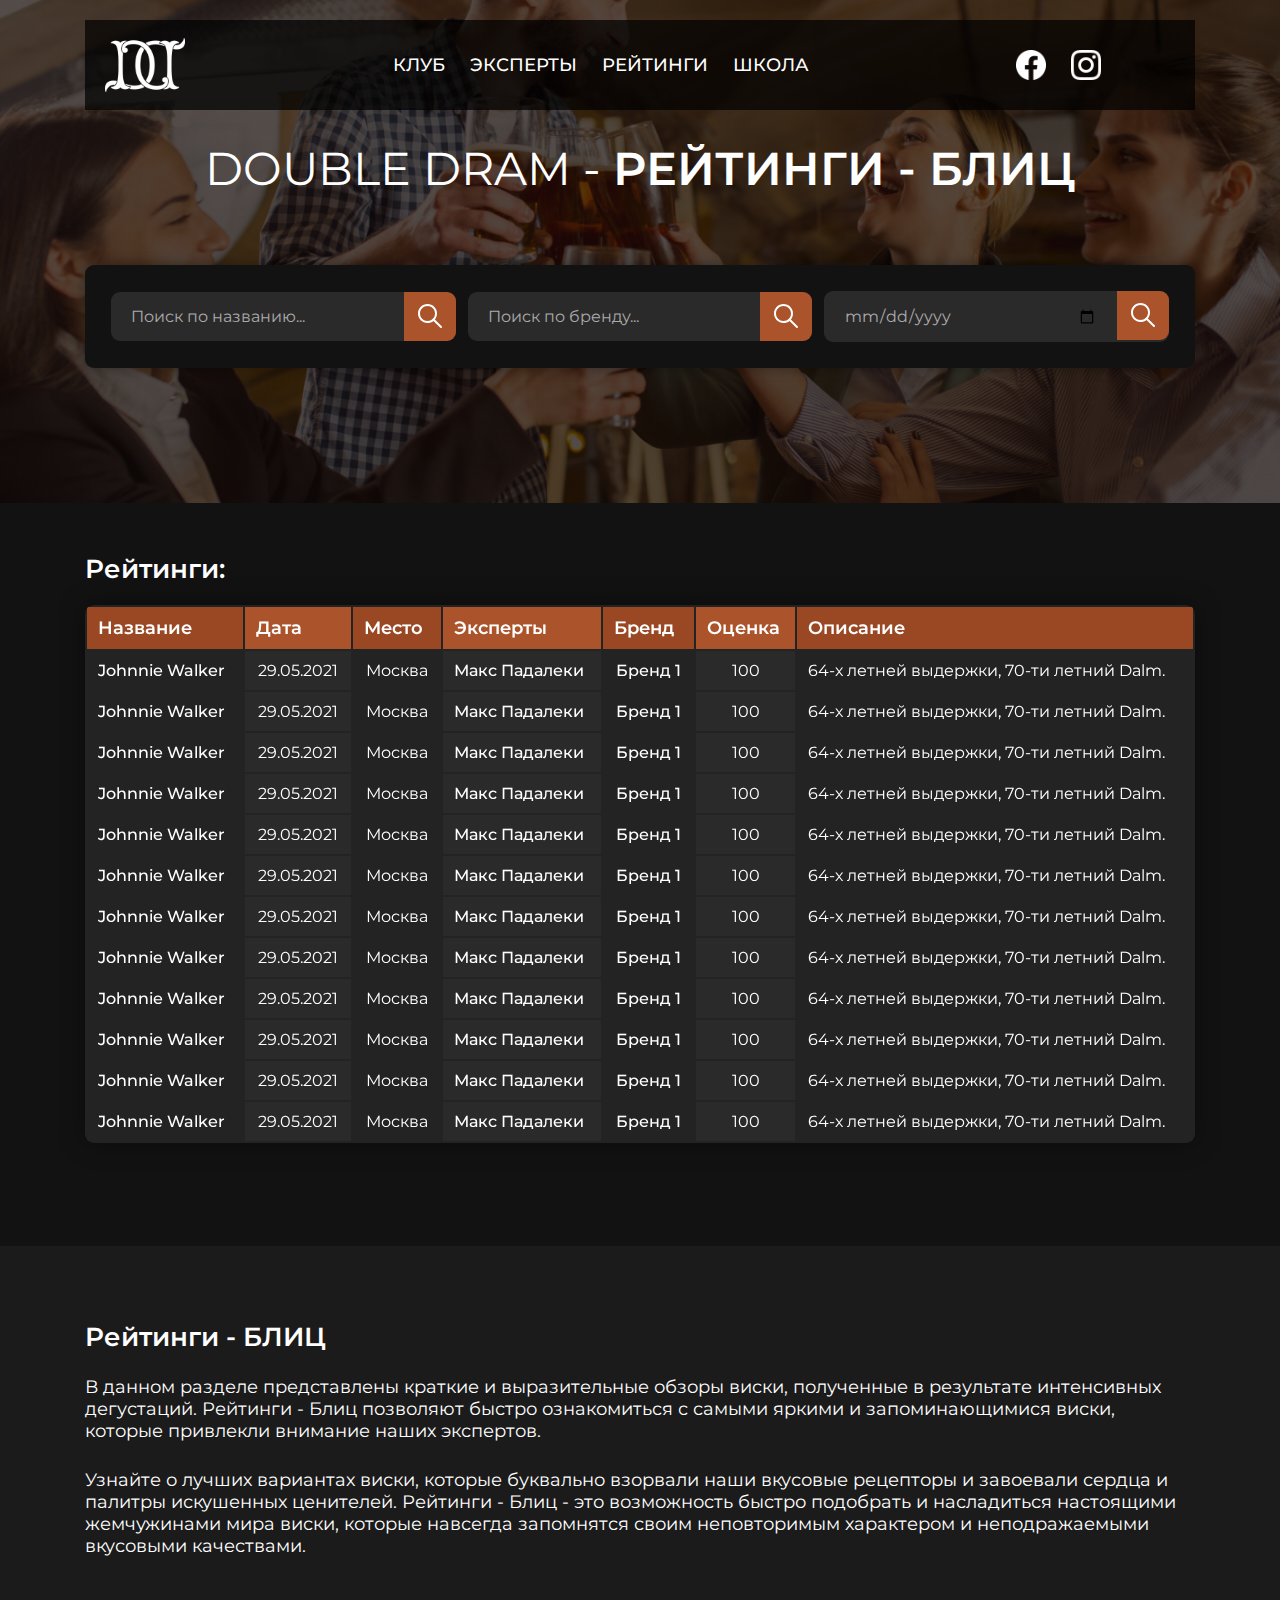
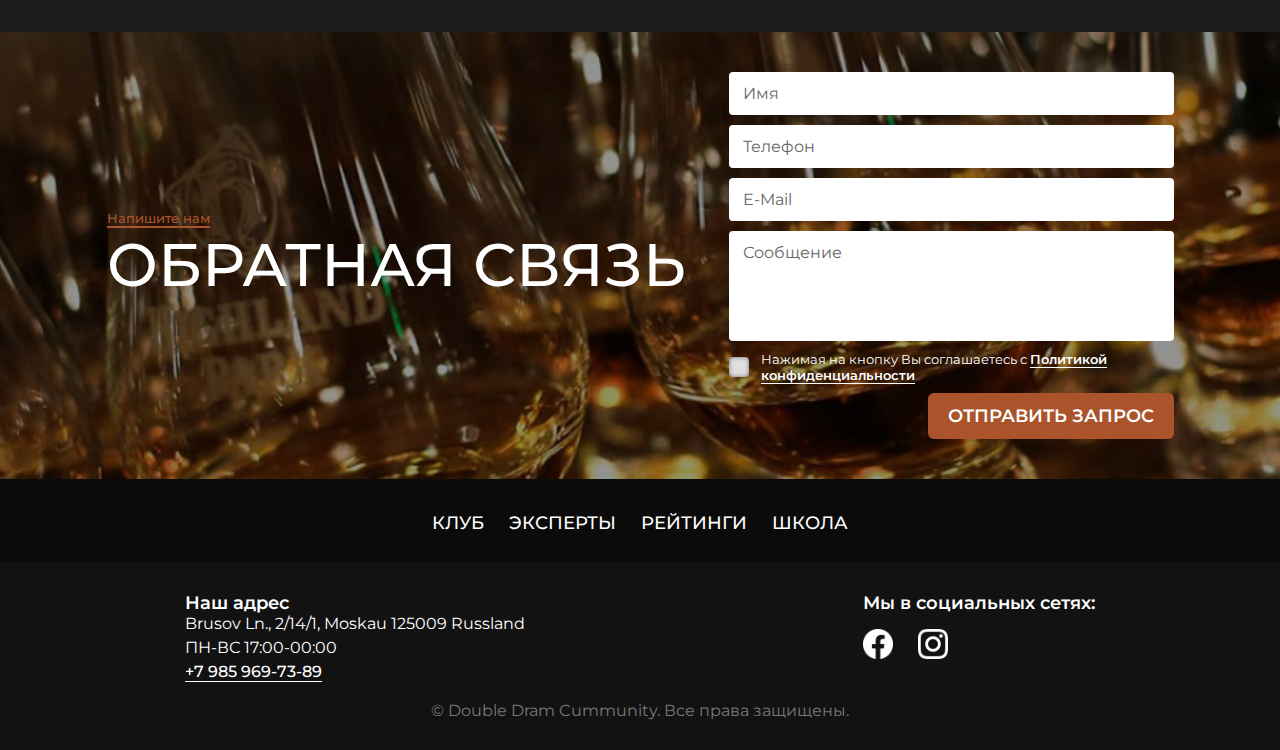
<file: rating-blic.html>
<!DOCTYPE html>
<html lang="ru">
<head>
    <meta charset="UTF-8">
    <meta name="viewport" content="width=device-width, initial-scale=1.0">
    <title>Double Dram - Рейтинги - Блиц</title>

    <link rel="stylesheet" href="css/reset.css">
    <link rel="stylesheet" href="css/style.css">
    <link rel="stylesheet" href="css/flexibility.css">

    <link rel="apple-touch-icon" sizes="180x180" href="favicons/apple-touch-icon.png">
    <link rel="icon" type="image/png" sizes="32x32" href="favicons/favicon-32x32.png">
    <link rel="icon" type="image/png" sizes="16x16" href="favicons/favicon-16x16.png">
    <link rel="manifest" href="favicons/site.webmanifest">
    <link rel="mask-icon" href="favicons/safari-pinned-tab.svg" color="#41160a">
    <meta name="msapplication-TileColor" content="#41160a">
    <meta name="theme-color" content="#000000">
</head>
<body>
    <!-- Начало кода кнопки скролла  -->
    <button class="scroll-to-top-btn" title="Прокрутить вверх"><img src="img/icons/arrow-to-scroll.svg" alt="Прокрутить вверх"></button>
    <!-- Конец кода кнопки скролла  -->
    <!-- Начало кода меню  -->
    <div class="menu-mobile">
        <div class="menu-mobile__close-btn"><img src="img/icons/close-icon.svg" alt="Закрыть"></div>
        <div class="menu-mobile__wrap">
            <nav class="header-menu">
                <ul class="header-menu__list">
                    <li class="header-menu__list__item">
                        <a href="about-club.html" class="header-menu__list__item__link">Клуб</a>
                    </li>
                    <li class="header-menu__list__item">
                        <a href="experts.html" class="header-menu__list__item__link">Эксперты</a>
                    </li>
                    <li class="header-menu__list__item">
                        <a href="ratings.html" class="header-menu__list__item__link">Рейтинги</a>
                    </li>
                    <li class="header-menu__list__item">
                        <a href="school.html" class="header-menu__list__item__link">Школа</a>
                    </li>
                </ul>
            </nav>
            <div class="social-block">
                <a href="#" class="social-block__link"><img src="img/icons/facebook.svg" alt="facebook" class="social-block__link__img"></a>
                <a href="#" class="social-block__link"><img src="img/icons/inst.svg" alt="instagram" class="social-block__link__img"></a>
            </div>
        </div>
    </div>
    <!-- Конец кода меню  -->
    <header class="header-rating" style="background: #301405 url('/img/bg/header-bg-rating-blic.jpg') no-repeat center / cover;">
        <div class="container header-container">
            <div class="header-nav">
                <a href="index.html" class="logo-link">
                    <img src="img/icons/logo-min.svg" alt="Double Dram" class="logo">
                </a>
                <nav class="header-menu header-menu_main">
                    <ul class="header-menu__list">
                        <li class="header-menu__list__item">
                            <a href="about-club.html" class="header-menu__list__item__link">Клуб</a>
                        </li>
                        <li class="header-menu__list__item">
                            <a href="experts.html" class="header-menu__list__item__link">Эксперты</a>
                        </li>
                        <li class="header-menu__list__item">
                            <a href="ratings.html" class="header-menu__list__item__link">Рейтинги</a>
                        </li>
                        <li class="header-menu__list__item">
                            <a href="school.html" class="header-menu__list__item__link">Школа</a>
                        </li>
                    </ul>
                </nav>
                <div class="social-block social-block_main">
                    <a href="#" class="social-block__link"><img src="img/icons/facebook.svg" alt="facebook" class="social-block__link__img"></a>
                    <a href="#" class="social-block__link"><img src="img/icons/inst.svg" alt="instagram" class="social-block__link__img"></a>
                </div>
                <div href="#" class="mobile-menu__btn">
                    <img src="img/icons/menu-icon.svg" alt="menu">
                </div>
            </div>
            <div class="header-offer">
                <h1 class="header-offer__title header-offer__title_other">Double Dram - <span>Рейтинги - Блиц</span></h1>
                <div class="rating-form-block">
                    <div class="rating-form-block-wrap">
                        <form action="#" class="rating-form-block-wrap__form full-w">
                            <input class="rating-input" type="text" placeholder="Поиск по названию...">
                            <button type="submit" class="rating-input__btn">
                                <img src="img/icons/search-icon.svg" alt="Поиск">
                            </button>
                        </form>
                        <form action="#" class="rating-form-block-wrap__form">
                            <input class="rating-input" type="text" placeholder="Поиск по бренду...">
                            <button type="submit" class="rating-input__btn">
                                <img src="img/icons/search-icon.svg" alt="Поиск">
                            </button>
                        </form>
                        <form action="#" class="rating-form-block-wrap__form">
                            <input class="rating-input" type="date" placeholder="00.00.2020 - 30.07.2023">
                            <button type="submit" class="rating-input__btn">
                                <img src="img/icons/search-icon.svg" alt="Поиск">
                            </button>
                        </form>
                    </div>
                </div>

            </div>
        </div>
    </header>
    <section class="ratings">
        <div class="container">
            <h2 class="ratings__title">Рейтинги:</h2>
            <div class="table-wrapper">
                <div class="table-rating-wrap">
                    <table class="ratings-table">
                        <thead>
                            <tr>
        
                                <th class="th-black th-fixed">Название</th>
                                <th class="th-light">Дата</th>
                                <th class="th-black">Место</th>
                                <th class="th-light">Эксперты</th>
                                <th class="th-black">Бренд</th>
                                <th class="th-light">Оценка</th>
                                <th class="th-black">Описание</th>
                                
                            </tr>
                        </thead>
                        <tbody>
                            
                            <tr class="tr-row">
                                <td class="td-bg-hover td-black td-a-l td-bold td-fixed">
                                    Johnnie Walker
                                </td>
                                <td class="td-bg-hover td-light">
                                    <a class="release-link" href="release.html"></a>
                                    29.05.2021
                                </td>
                                <td class="td-bg-hover td-black">Москва</td>
                                <td class="td-bg-hover td-light td-a-l td-bold">Макс Падалеки</td>
                                <td class="td-bg-hover td-black td-bold">Бренд 1</td>
                                <td class="td-bg-hover td-light">100</td>
                                <td class="td-bg-hover td-black td-a-l">64-х летней выдержки, 70-ти летний Dalm.</td>
                            </tr>
                            
                            <tr class="tr-row">
                                <td class="td-bg-hover td-black td-a-l td-bold td-fixed">
                                    Johnnie Walker
                                </td>
                                <td class="td-bg-hover td-light">
                                    <a class="release-link" href="release.html"></a>
                                    29.05.2021
                                </td>
                                <td class="td-bg-hover td-black">Москва</td>
                                <td class="td-bg-hover td-light td-a-l td-bold">Макс Падалеки</td>
                                <td class="td-bg-hover td-black td-bold">Бренд 1</td>
                                <td class="td-bg-hover td-light">100</td>
                                <td class="td-bg-hover td-black td-a-l">64-х летней выдержки, 70-ти летний Dalm.</td>
                            </tr>
                            
                            <tr class="tr-row">
                                <td class="td-bg-hover td-black td-a-l td-bold td-fixed">
                                    Johnnie Walker
                                </td>
                                <td class="td-bg-hover td-light">
                                    <a class="release-link" href="release.html"></a>
                                    29.05.2021
                                </td>
                                <td class="td-bg-hover td-black">Москва</td>
                                <td class="td-bg-hover td-light td-a-l td-bold">Макс Падалеки</td>
                                <td class="td-bg-hover td-black td-bold">Бренд 1</td>
                                <td class="td-bg-hover td-light">100</td>
                                <td class="td-bg-hover td-black td-a-l">64-х летней выдержки, 70-ти летний Dalm.</td>
                            </tr>
                            
                            <tr class="tr-row">
                                <td class="td-bg-hover td-black td-a-l td-bold td-fixed">
                                    Johnnie Walker
                                </td>
                                <td class="td-bg-hover td-light">
                                    <a class="release-link" href="release.html"></a>
                                    29.05.2021
                                </td>
                                <td class="td-bg-hover td-black">Москва</td>
                                <td class="td-bg-hover td-light td-a-l td-bold">Макс Падалеки</td>
                                <td class="td-bg-hover td-black td-bold">Бренд 1</td>
                                <td class="td-bg-hover td-light">100</td>
                                <td class="td-bg-hover td-black td-a-l">64-х летней выдержки, 70-ти летний Dalm.</td>
                            </tr>
                            
                            <tr class="tr-row">
                                <td class="td-bg-hover td-black td-a-l td-bold td-fixed">
                                    Johnnie Walker
                                </td>
                                <td class="td-bg-hover td-light">
                                    <a class="release-link" href="release.html"></a>
                                    29.05.2021
                                </td>
                                <td class="td-bg-hover td-black">Москва</td>
                                <td class="td-bg-hover td-light td-a-l td-bold">Макс Падалеки</td>
                                <td class="td-bg-hover td-black td-bold">Бренд 1</td>
                                <td class="td-bg-hover td-light">100</td>
                                <td class="td-bg-hover td-black td-a-l">64-х летней выдержки, 70-ти летний Dalm.</td>
                            </tr>
                            
                            <tr class="tr-row">
                                <td class="td-bg-hover td-black td-a-l td-bold td-fixed">
                                    Johnnie Walker
                                </td>
                                <td class="td-bg-hover td-light">
                                    <a class="release-link" href="release.html"></a>
                                    29.05.2021
                                </td>
                                <td class="td-bg-hover td-black">Москва</td>
                                <td class="td-bg-hover td-light td-a-l td-bold">Макс Падалеки</td>
                                <td class="td-bg-hover td-black td-bold">Бренд 1</td>
                                <td class="td-bg-hover td-light">100</td>
                                <td class="td-bg-hover td-black td-a-l">64-х летней выдержки, 70-ти летний Dalm.</td>
                            </tr>
                            
                            <tr class="tr-row">
                                <td class="td-bg-hover td-black td-a-l td-bold td-fixed">
                                    Johnnie Walker
                                </td>
                                <td class="td-bg-hover td-light">
                                    <a class="release-link" href="release.html"></a>
                                    29.05.2021
                                </td>
                                <td class="td-bg-hover td-black">Москва</td>
                                <td class="td-bg-hover td-light td-a-l td-bold">Макс Падалеки</td>
                                <td class="td-bg-hover td-black td-bold">Бренд 1</td>
                                <td class="td-bg-hover td-light">100</td>
                                <td class="td-bg-hover td-black td-a-l">64-х летней выдержки, 70-ти летний Dalm.</td>
                            </tr>
                            
                            <tr class="tr-row">
                                <td class="td-bg-hover td-black td-a-l td-bold td-fixed">
                                    Johnnie Walker
                                </td>
                                <td class="td-bg-hover td-light">
                                    <a class="release-link" href="release.html"></a>
                                    29.05.2021
                                </td>
                                <td class="td-bg-hover td-black">Москва</td>
                                <td class="td-bg-hover td-light td-a-l td-bold">Макс Падалеки</td>
                                <td class="td-bg-hover td-black td-bold">Бренд 1</td>
                                <td class="td-bg-hover td-light">100</td>
                                <td class="td-bg-hover td-black td-a-l">64-х летней выдержки, 70-ти летний Dalm.</td>
                            </tr>
                            
                            <tr class="tr-row">
                                <td class="td-bg-hover td-black td-a-l td-bold td-fixed">
                                    Johnnie Walker
                                </td>
                                <td class="td-bg-hover td-light">
                                    <a class="release-link" href="release.html"></a>
                                    29.05.2021
                                </td>
                                <td class="td-bg-hover td-black">Москва</td>
                                <td class="td-bg-hover td-light td-a-l td-bold">Макс Падалеки</td>
                                <td class="td-bg-hover td-black td-bold">Бренд 1</td>
                                <td class="td-bg-hover td-light">100</td>
                                <td class="td-bg-hover td-black td-a-l">64-х летней выдержки, 70-ти летний Dalm.</td>
                            </tr>
                            
                            <tr class="tr-row">
                                <td class="td-bg-hover td-black td-a-l td-bold td-fixed">
                                    Johnnie Walker
                                </td>
                                <td class="td-bg-hover td-light">
                                    <a class="release-link" href="release.html"></a>
                                    29.05.2021
                                </td>
                                <td class="td-bg-hover td-black">Москва</td>
                                <td class="td-bg-hover td-light td-a-l td-bold">Макс Падалеки</td>
                                <td class="td-bg-hover td-black td-bold">Бренд 1</td>
                                <td class="td-bg-hover td-light">100</td>
                                <td class="td-bg-hover td-black td-a-l">64-х летней выдержки, 70-ти летний Dalm.</td>
                            </tr>
                            
                            <tr class="tr-row">
                                <td class="td-bg-hover td-black td-a-l td-bold td-fixed">
                                    Johnnie Walker
                                </td>
                                <td class="td-bg-hover td-light">
                                    <a class="release-link" href="release.html"></a>
                                    29.05.2021
                                </td>
                                <td class="td-bg-hover td-black">Москва</td>
                                <td class="td-bg-hover td-light td-a-l td-bold">Макс Падалеки</td>
                                <td class="td-bg-hover td-black td-bold">Бренд 1</td>
                                <td class="td-bg-hover td-light">100</td>
                                <td class="td-bg-hover td-black td-a-l">64-х летней выдержки, 70-ти летний Dalm.</td>
                            </tr>
                            
                            <tr class="tr-row">
                                <td class="td-bg-hover td-black td-a-l td-bold td-fixed">
                                    Johnnie Walker
                                </td>
                                <td class="td-bg-hover td-light">
                                    <a class="release-link" href="release.html"></a>
                                    29.05.2021
                                </td>
                                <td class="td-bg-hover td-black">Москва</td>
                                <td class="td-bg-hover td-light td-a-l td-bold">Макс Падалеки</td>
                                <td class="td-bg-hover td-black td-bold">Бренд 1</td>
                                <td class="td-bg-hover td-light">100</td>
                                <td class="td-bg-hover td-black td-a-l">64-х летней выдержки, 70-ти летний Dalm.</td>
                            </tr>
                            
                            
                            
                        </tbody>
                    </table>
                </div>
            </div>
        </div>
    </section>
    <section class="ratings-info-block">
        <div class="container">
            <h2 class="ratings-info-block__title">Рейтинги - БЛИЦ</h2>
            <p class="ratings-info-block__desc">В данном разделе представлены краткие и выразительные обзоры виски, полученные в результате интенсивных дегустаций. Рейтинги - Блиц позволяют быстро ознакомиться с самыми яркими и запоминающимися виски, которые привлекли внимание наших экспертов.</p>
            <div class="ratings-info-block__block">
                <h3 class="ratings-info-block__block__title"></h3>
                <p class="ratings-info-block__block__desc">Узнайте о лучших вариантах виски, которые буквально взорвали наши вкусовые рецепторы и завоевали сердца и палитры искушенных ценителей. Рейтинги - Блиц - это возможность быстро подобрать и насладиться настоящими жемчужинами мира виски, которые навсегда запомнятся своим неповторимым характером и неподражаемыми вкусовыми качествами.</p>
            </div>
        </div>
    </section>


    <footer class="footer">
        <div class="footer-main">
            <div class="container">
                <div class="footer-wrap">
                    <div class="section-title-block section-title-block_align-left">
                        <span class="section-title-block__subtitle">Напишите нам</span>
                        <h2 class="section-title-block__title footer_title">ОБРАТНАЯ СВЯЗЬ</h2>
                    </div>
                    <div class="footer-form-wrap">
                        <form action="#" class="footer-form-wrap__form">
                            <input class="input" type="text" placeholder="Имя" required>
                            <input class="input" type="tel" placeholder="Телефон" required>
                            <input class="input" type="email" placeholder="E-Mail" required>
                            <textarea class="input textarea" name="message" id="message" placeholder="Сообщение"></textarea>
                            <label class="checkbox-wrap">
                                <input type="checkbox" name="policy-active" class="checkbox" required>
                                <span class="custom-checkbox custom-checkbox_light"></span>
                                <p class="checkbox-text">Нажимая на кнопку Вы соглашаетесь с <strong><a href="#">Политикой конфиденциальности</a></strong></p>
                            </label>
                            <button class="form-btn">отправить запрос</button>
                        </form>
                    </div>
                </div>
            </div>
        </div>
        <div class="footer-middle">
            <div class="container">
                <nav class="footer-menu">
                    <ul class="footer-menu__list">
                        <li class="header-menu__list__item">
                            <a href="about-club.html" class="header-menu__list__item__link">Клуб</a>
                        </li>
                        <li class="header-menu__list__item">
                            <a href="experts.html" class="header-menu__list__item__link">Эксперты</a>
                        </li>
                        <li class="header-menu__list__item">
                            <a href="ratings.html" class="header-menu__list__item__link">Рейтинги</a>
                        </li>
                        <li class="header-menu__list__item">
                            <a href="school.html" class="header-menu__list__item__link">Школа</a>
                        </li>
                    </ul>
                </nav>
            </div>
        </div>
        <div class="footer-bottom">
            <div class="container">
                <div class="footer-bottom-wrap">
                    <div class="footer-bottom-wrap__item">
                        <h5 class="footer-bottom-wrap__item__title">Наш адрес</h5>
                        <p class="contacts-wrap__info__contacts__adress">Brusov Ln., 2/14/1, Moskau 125009 Russland</p>
                        <p class="contacts-wrap__info__contacts__graphic">ПН-ВС 17:00-00:00</p>
                        <a href="tel:+79859697389" class="contacts-wrap__info__contacts__tel">+7 985 969-73-89</a>
                    </div>
                    <div class="footer-bottom-wrap__item">
                        <h5 class="contacts-wrap__info__social__title footer-bottom-wrap__item__title">Мы в социальных сетях:</h5>
                        <div class="social-block">
                            <a href="#" class="social-block__link"><img src="img/icons/facebook.svg" alt="facebook" class="social-block__link__img"></a>
                            <a href="#" class="social-block__link"><img src="img/icons/inst.svg" alt="instagram" class="social-block__link__img"></a>
                        </div>
                    </div>
                </div>
                <span class="footer-bottom__desc">© Double Dram Cummunity. Все права защищены. </span>
            </div>
        </div>
    </footer>


    <script src="js/jquery-3.7.0.min.js"></script>
    <script src="js/slick.min.js"></script>
    <script src="js/main.js"></script>
</body>
</html>
</file>
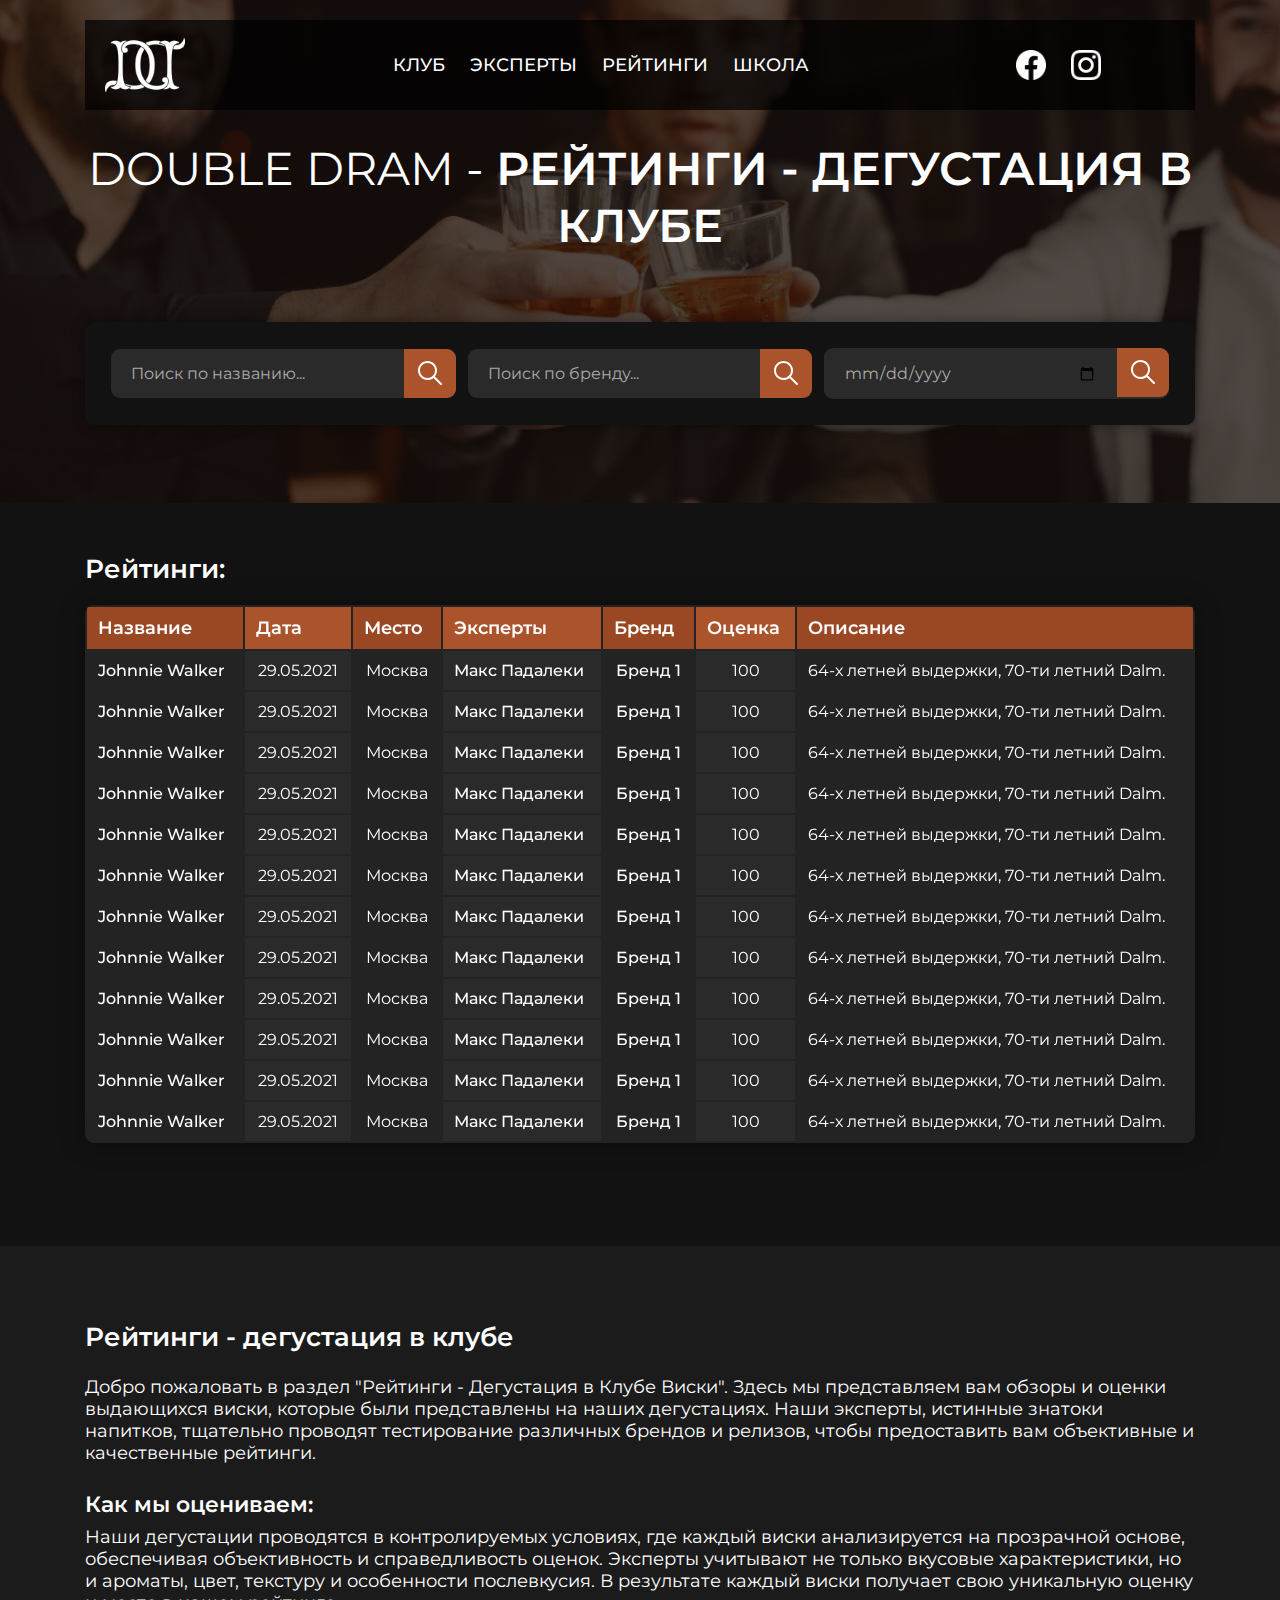
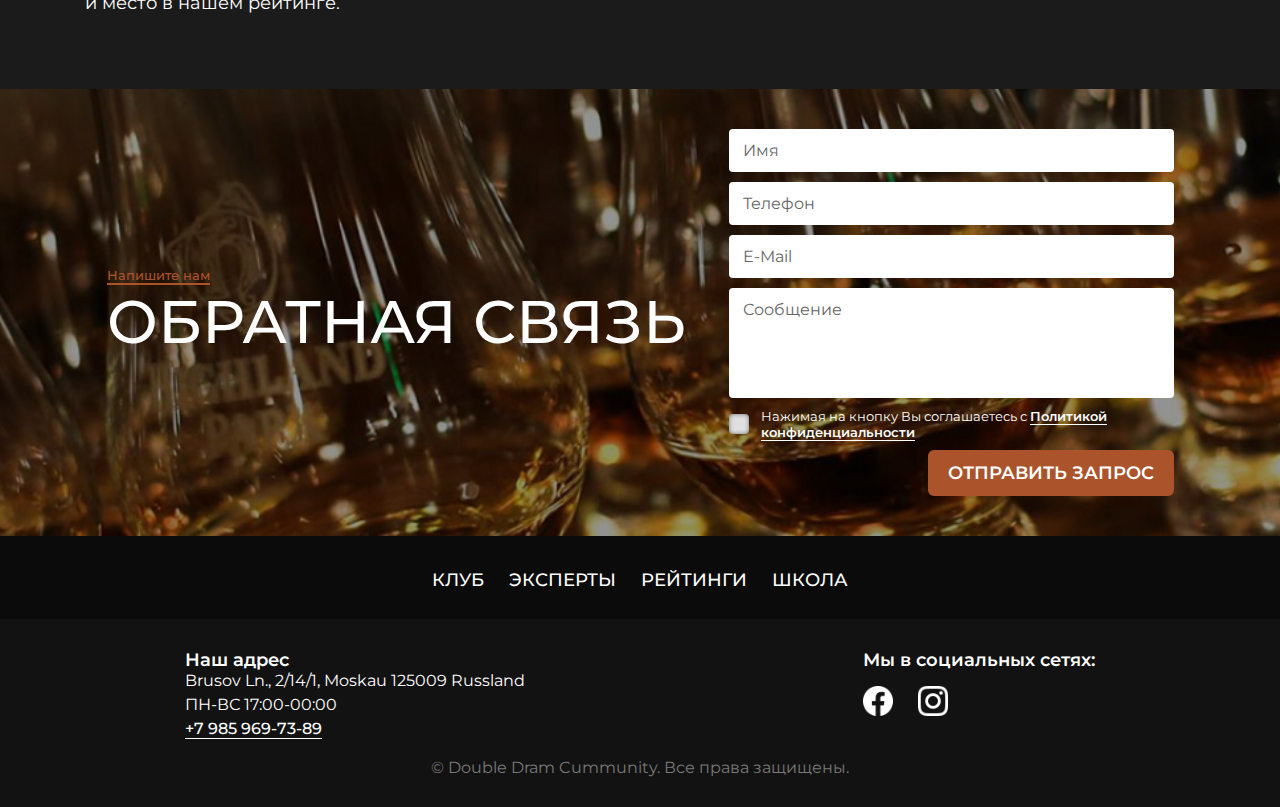
<file: rating-club.html>
<!DOCTYPE html>
<html lang="ru">
<head>
    <meta charset="UTF-8">
    <meta name="viewport" content="width=device-width, initial-scale=1.0">
    <title>Double Dram - Рейтинги - Дегустация в клубе</title>

    <link rel="stylesheet" href="css/reset.css">
    <link rel="stylesheet" href="css/style.css">
    <link rel="stylesheet" href="css/flexibility.css">

    <link rel="apple-touch-icon" sizes="180x180" href="favicons/apple-touch-icon.png">
    <link rel="icon" type="image/png" sizes="32x32" href="favicons/favicon-32x32.png">
    <link rel="icon" type="image/png" sizes="16x16" href="favicons/favicon-16x16.png">
    <link rel="manifest" href="favicons/site.webmanifest">
    <link rel="mask-icon" href="favicons/safari-pinned-tab.svg" color="#41160a">
    <meta name="msapplication-TileColor" content="#41160a">
    <meta name="theme-color" content="#000000">
</head>
<body>
    <!-- Начало кода кнопки скролла  -->
    <button class="scroll-to-top-btn" title="Прокрутить вверх"><img src="img/icons/arrow-to-scroll.svg" alt="Прокрутить вверх"></button>
    <!-- Конец кода кнопки скролла  -->
    <!-- Начало кода меню  -->
    <div class="menu-mobile">
        <div class="menu-mobile__close-btn"><img src="img/icons/close-icon.svg" alt="Закрыть"></div>
        <div class="menu-mobile__wrap">
            <nav class="header-menu">
                <ul class="header-menu__list">
                    <li class="header-menu__list__item">
                        <a href="about-club.html" class="header-menu__list__item__link">Клуб</a>
                    </li>
                    <li class="header-menu__list__item">
                        <a href="experts.html" class="header-menu__list__item__link">Эксперты</a>
                    </li>
                    <li class="header-menu__list__item">
                        <a href="ratings.html" class="header-menu__list__item__link">Рейтинги</a>
                    </li>
                    <li class="header-menu__list__item">
                        <a href="school.html" class="header-menu__list__item__link">Школа</a>
                    </li>
                </ul>
            </nav>
            <div class="social-block">
                <a href="#" class="social-block__link"><img src="img/icons/facebook.svg" alt="facebook" class="social-block__link__img"></a>
                <a href="#" class="social-block__link"><img src="img/icons/inst.svg" alt="instagram" class="social-block__link__img"></a>
            </div>
        </div>
    </div>
    <!-- Конец кода меню  -->
    <header class="header-rating" style="background: #301405 url('/img/bg/header-bg-rating-club.jpg') no-repeat center / cover;">
        <div class="container header-container">
            <div class="header-nav">
                <a href="index.html" class="logo-link">
                    <img src="img/icons/logo-min.svg" alt="Double Dram" class="logo">
                </a>
                <nav class="header-menu header-menu_main">
                    <ul class="header-menu__list">
                        <li class="header-menu__list__item">
                            <a href="about-club.html" class="header-menu__list__item__link">Клуб</a>
                        </li>
                        <li class="header-menu__list__item">
                            <a href="experts.html" class="header-menu__list__item__link">Эксперты</a>
                        </li>
                        <li class="header-menu__list__item">
                            <a href="ratings.html" class="header-menu__list__item__link">Рейтинги</a>
                        </li>
                        <li class="header-menu__list__item">
                            <a href="school.html" class="header-menu__list__item__link">Школа</a>
                        </li>
                    </ul>
                </nav>
                <div class="social-block social-block_main">
                    <a href="#" class="social-block__link"><img src="img/icons/facebook.svg" alt="facebook" class="social-block__link__img"></a>
                    <a href="#" class="social-block__link"><img src="img/icons/inst.svg" alt="instagram" class="social-block__link__img"></a>
                </div>
                <div href="#" class="mobile-menu__btn">
                    <img src="img/icons/menu-icon.svg" alt="menu">
                </div>
            </div>
            <div class="header-offer">
                <h1 class="header-offer__title header-offer__title_other">Double Dram - <span>Рейтинги - Дегустация в клубе</span></h1>
                <div class="rating-form-block">
                    <div class="rating-form-block-wrap">
                        <form action="#" class="rating-form-block-wrap__form full-w">
                            <input class="rating-input" type="text" placeholder="Поиск по названию...">
                            <button type="submit" class="rating-input__btn">
                                <img src="img/icons/search-icon.svg" alt="Поиск">
                            </button>
                        </form>
                        <form action="#" class="rating-form-block-wrap__form">
                            <input class="rating-input" type="text" placeholder="Поиск по бренду...">
                            <button type="submit" class="rating-input__btn">
                                <img src="img/icons/search-icon.svg" alt="Поиск">
                            </button>
                        </form>
                        <form action="#" class="rating-form-block-wrap__form">
                            <input class="rating-input" type="date" placeholder="00.00.2020 - 30.07.2023">
                            <button type="submit" class="rating-input__btn">
                                <img src="img/icons/search-icon.svg" alt="Поиск">
                            </button>
                        </form>
                    </div>
                </div>

            </div>
        </div>
    </header>
    <section class="ratings">
        <div class="container">
            <h2 class="ratings__title">Рейтинги:</h2>
            <div class="table-wrapper">
                <div class="table-rating-wrap">
                    <table class="ratings-table">
                        <thead>
                            <tr>
        
                                <th class="th-black th-fixed">Название</th>
                                <th class="th-light">Дата</th>
                                <th class="th-black">Место</th>
                                <th class="th-light">Эксперты</th>
                                <th class="th-black">Бренд</th>
                                <th class="th-light">Оценка</th>
                                <th class="th-black">Описание</th>
                                
                            </tr>
                        </thead>
                        <tbody>
                            
                            <tr class="tr-row">
                                <td class="td-bg-hover td-black td-a-l td-bold td-fixed">
                                    Johnnie Walker
                                </td>
                                <td class="td-bg-hover td-light">
                                    <a class="release-link" href="release.html"></a>
                                    29.05.2021
                                </td>
                                <td class="td-bg-hover td-black">Москва</td>
                                <td class="td-bg-hover td-light td-a-l td-bold">Макс Падалеки</td>
                                <td class="td-bg-hover td-black td-bold">Бренд 1</td>
                                <td class="td-bg-hover td-light">100</td>
                                <td class="td-bg-hover td-black td-a-l">64-х летней выдержки, 70-ти летний Dalm.</td>
                            </tr>
                            
                            <tr class="tr-row">
                                <td class="td-bg-hover td-black td-a-l td-bold td-fixed">
                                    Johnnie Walker
                                </td>
                                <td class="td-bg-hover td-light">
                                    <a class="release-link" href="release.html"></a>
                                    29.05.2021
                                </td>
                                <td class="td-bg-hover td-black">Москва</td>
                                <td class="td-bg-hover td-light td-a-l td-bold">Макс Падалеки</td>
                                <td class="td-bg-hover td-black td-bold">Бренд 1</td>
                                <td class="td-bg-hover td-light">100</td>
                                <td class="td-bg-hover td-black td-a-l">64-х летней выдержки, 70-ти летний Dalm.</td>
                            </tr>
                            
                            <tr class="tr-row">
                                <td class="td-bg-hover td-black td-a-l td-bold td-fixed">
                                    Johnnie Walker
                                </td>
                                <td class="td-bg-hover td-light">
                                    <a class="release-link" href="release.html"></a>
                                    29.05.2021
                                </td>
                                <td class="td-bg-hover td-black">Москва</td>
                                <td class="td-bg-hover td-light td-a-l td-bold">Макс Падалеки</td>
                                <td class="td-bg-hover td-black td-bold">Бренд 1</td>
                                <td class="td-bg-hover td-light">100</td>
                                <td class="td-bg-hover td-black td-a-l">64-х летней выдержки, 70-ти летний Dalm.</td>
                            </tr>
                            
                            <tr class="tr-row">
                                <td class="td-bg-hover td-black td-a-l td-bold td-fixed">
                                    Johnnie Walker
                                </td>
                                <td class="td-bg-hover td-light">
                                    <a class="release-link" href="release.html"></a>
                                    29.05.2021
                                </td>
                                <td class="td-bg-hover td-black">Москва</td>
                                <td class="td-bg-hover td-light td-a-l td-bold">Макс Падалеки</td>
                                <td class="td-bg-hover td-black td-bold">Бренд 1</td>
                                <td class="td-bg-hover td-light">100</td>
                                <td class="td-bg-hover td-black td-a-l">64-х летней выдержки, 70-ти летний Dalm.</td>
                            </tr>
                            
                            <tr class="tr-row">
                                <td class="td-bg-hover td-black td-a-l td-bold td-fixed">
                                    Johnnie Walker
                                </td>
                                <td class="td-bg-hover td-light">
                                    <a class="release-link" href="release.html"></a>
                                    29.05.2021
                                </td>
                                <td class="td-bg-hover td-black">Москва</td>
                                <td class="td-bg-hover td-light td-a-l td-bold">Макс Падалеки</td>
                                <td class="td-bg-hover td-black td-bold">Бренд 1</td>
                                <td class="td-bg-hover td-light">100</td>
                                <td class="td-bg-hover td-black td-a-l">64-х летней выдержки, 70-ти летний Dalm.</td>
                            </tr>
                            
                            <tr class="tr-row">
                                <td class="td-bg-hover td-black td-a-l td-bold td-fixed">
                                    Johnnie Walker
                                </td>
                                <td class="td-bg-hover td-light">
                                    <a class="release-link" href="release.html"></a>
                                    29.05.2021
                                </td>
                                <td class="td-bg-hover td-black">Москва</td>
                                <td class="td-bg-hover td-light td-a-l td-bold">Макс Падалеки</td>
                                <td class="td-bg-hover td-black td-bold">Бренд 1</td>
                                <td class="td-bg-hover td-light">100</td>
                                <td class="td-bg-hover td-black td-a-l">64-х летней выдержки, 70-ти летний Dalm.</td>
                            </tr>
                            
                            <tr class="tr-row">
                                <td class="td-bg-hover td-black td-a-l td-bold td-fixed">
                                    Johnnie Walker
                                </td>
                                <td class="td-bg-hover td-light">
                                    <a class="release-link" href="release.html"></a>
                                    29.05.2021
                                </td>
                                <td class="td-bg-hover td-black">Москва</td>
                                <td class="td-bg-hover td-light td-a-l td-bold">Макс Падалеки</td>
                                <td class="td-bg-hover td-black td-bold">Бренд 1</td>
                                <td class="td-bg-hover td-light">100</td>
                                <td class="td-bg-hover td-black td-a-l">64-х летней выдержки, 70-ти летний Dalm.</td>
                            </tr>
                            
                            <tr class="tr-row">
                                <td class="td-bg-hover td-black td-a-l td-bold td-fixed">
                                    Johnnie Walker
                                </td>
                                <td class="td-bg-hover td-light">
                                    <a class="release-link" href="release.html"></a>
                                    29.05.2021
                                </td>
                                <td class="td-bg-hover td-black">Москва</td>
                                <td class="td-bg-hover td-light td-a-l td-bold">Макс Падалеки</td>
                                <td class="td-bg-hover td-black td-bold">Бренд 1</td>
                                <td class="td-bg-hover td-light">100</td>
                                <td class="td-bg-hover td-black td-a-l">64-х летней выдержки, 70-ти летний Dalm.</td>
                            </tr>
                            
                            <tr class="tr-row">
                                <td class="td-bg-hover td-black td-a-l td-bold td-fixed">
                                    Johnnie Walker
                                </td>
                                <td class="td-bg-hover td-light">
                                    <a class="release-link" href="release.html"></a>
                                    29.05.2021
                                </td>
                                <td class="td-bg-hover td-black">Москва</td>
                                <td class="td-bg-hover td-light td-a-l td-bold">Макс Падалеки</td>
                                <td class="td-bg-hover td-black td-bold">Бренд 1</td>
                                <td class="td-bg-hover td-light">100</td>
                                <td class="td-bg-hover td-black td-a-l">64-х летней выдержки, 70-ти летний Dalm.</td>
                            </tr>
                            
                            <tr class="tr-row">
                                <td class="td-bg-hover td-black td-a-l td-bold td-fixed">
                                    Johnnie Walker
                                </td>
                                <td class="td-bg-hover td-light">
                                    <a class="release-link" href="release.html"></a>
                                    29.05.2021
                                </td>
                                <td class="td-bg-hover td-black">Москва</td>
                                <td class="td-bg-hover td-light td-a-l td-bold">Макс Падалеки</td>
                                <td class="td-bg-hover td-black td-bold">Бренд 1</td>
                                <td class="td-bg-hover td-light">100</td>
                                <td class="td-bg-hover td-black td-a-l">64-х летней выдержки, 70-ти летний Dalm.</td>
                            </tr>
                            
                            <tr class="tr-row">
                                <td class="td-bg-hover td-black td-a-l td-bold td-fixed">
                                    Johnnie Walker
                                </td>
                                <td class="td-bg-hover td-light">
                                    <a class="release-link" href="release.html"></a>
                                    29.05.2021
                                </td>
                                <td class="td-bg-hover td-black">Москва</td>
                                <td class="td-bg-hover td-light td-a-l td-bold">Макс Падалеки</td>
                                <td class="td-bg-hover td-black td-bold">Бренд 1</td>
                                <td class="td-bg-hover td-light">100</td>
                                <td class="td-bg-hover td-black td-a-l">64-х летней выдержки, 70-ти летний Dalm.</td>
                            </tr>
                            
                            <tr class="tr-row">
                                <td class="td-bg-hover td-black td-a-l td-bold td-fixed">
                                    Johnnie Walker
                                </td>
                                <td class="td-bg-hover td-light">
                                    <a class="release-link" href="release.html"></a>
                                    29.05.2021
                                </td>
                                <td class="td-bg-hover td-black">Москва</td>
                                <td class="td-bg-hover td-light td-a-l td-bold">Макс Падалеки</td>
                                <td class="td-bg-hover td-black td-bold">Бренд 1</td>
                                <td class="td-bg-hover td-light">100</td>
                                <td class="td-bg-hover td-black td-a-l">64-х летней выдержки, 70-ти летний Dalm.</td>
                            </tr>
                            
                            
                            
                        </tbody>
                    </table>
                </div>
            </div>
        </div>
    </section>
    <section class="ratings-info-block">
        <div class="container">
            <h2 class="ratings-info-block__title">Рейтинги - дегустация в клубе</h2>
            <p class="ratings-info-block__desc">Добро пожаловать в раздел "Рейтинги - Дегустация в Клубе Виски". Здесь мы представляем вам обзоры и оценки выдающихся виски, которые были представлены на наших дегустациях. Наши эксперты, истинные знатоки напитков, тщательно проводят тестирование различных брендов и релизов, чтобы предоставить вам объективные и качественные рейтинги.</p>
            <div class="ratings-info-block__block">
                <h3 class="ratings-info-block__block__title">Как мы оцениваем:</h3>
                <p class="ratings-info-block__block__desc">Наши дегустации проводятся в контролируемых условиях, где каждый виски анализируется на прозрачной основе, обеспечивая объективность и справедливость оценок. Эксперты учитывают не только вкусовые характеристики, но и ароматы, цвет, текстуру и особенности послевкусия. В результате каждый виски получает свою уникальную оценку и место в нашем рейтинге.</p>
            </div>
        </div>
    </section>


    <footer class="footer">
        <div class="footer-main">
            <div class="container">
                <div class="footer-wrap">
                    <div class="section-title-block section-title-block_align-left">
                        <span class="section-title-block__subtitle">Напишите нам</span>
                        <h2 class="section-title-block__title footer_title">ОБРАТНАЯ СВЯЗЬ</h2>
                    </div>
                    <div class="footer-form-wrap">
                        <form action="#" class="footer-form-wrap__form">
                            <input class="input" type="text" placeholder="Имя" required>
                            <input class="input" type="tel" placeholder="Телефон" required>
                            <input class="input" type="email" placeholder="E-Mail" required>
                            <textarea class="input textarea" name="message" id="message" placeholder="Сообщение"></textarea>
                            <label class="checkbox-wrap">
                                <input type="checkbox" name="policy-active" class="checkbox" required>
                                <span class="custom-checkbox custom-checkbox_light"></span>
                                <p class="checkbox-text">Нажимая на кнопку Вы соглашаетесь с <strong><a href="#">Политикой конфиденциальности</a></strong></p>
                            </label>
                            <button class="form-btn">отправить запрос</button>
                        </form>
                    </div>
                </div>
            </div>
        </div>
        <div class="footer-middle">
            <div class="container">
                <nav class="footer-menu">
                    <ul class="footer-menu__list">
                        <li class="header-menu__list__item">
                            <a href="about-club.html" class="header-menu__list__item__link">Клуб</a>
                        </li>
                        <li class="header-menu__list__item">
                            <a href="experts.html" class="header-menu__list__item__link">Эксперты</a>
                        </li>
                        <li class="header-menu__list__item">
                            <a href="ratings.html" class="header-menu__list__item__link">Рейтинги</a>
                        </li>
                        <li class="header-menu__list__item">
                            <a href="school.html" class="header-menu__list__item__link">Школа</a>
                        </li>
                    </ul>
                </nav>
            </div>
        </div>
        <div class="footer-bottom">
            <div class="container">
                <div class="footer-bottom-wrap">
                    <div class="footer-bottom-wrap__item">
                        <h5 class="footer-bottom-wrap__item__title">Наш адрес</h5>
                        <p class="contacts-wrap__info__contacts__adress">Brusov Ln., 2/14/1, Moskau 125009 Russland</p>
                        <p class="contacts-wrap__info__contacts__graphic">ПН-ВС 17:00-00:00</p>
                        <a href="tel:+79859697389" class="contacts-wrap__info__contacts__tel">+7 985 969-73-89</a>
                    </div>
                    <div class="footer-bottom-wrap__item">
                        <h5 class="contacts-wrap__info__social__title footer-bottom-wrap__item__title">Мы в социальных сетях:</h5>
                        <div class="social-block">
                            <a href="#" class="social-block__link"><img src="img/icons/facebook.svg" alt="facebook" class="social-block__link__img"></a>
                            <a href="#" class="social-block__link"><img src="img/icons/inst.svg" alt="instagram" class="social-block__link__img"></a>
                        </div>
                    </div>
                </div>
                <span class="footer-bottom__desc">© Double Dram Cummunity. Все права защищены. </span>
            </div>
        </div>
    </footer>


    <script src="js/jquery-3.7.0.min.js"></script>
    <script src="js/slick.min.js"></script>
    <script src="js/main.js"></script>
</body>
</html>
</file>
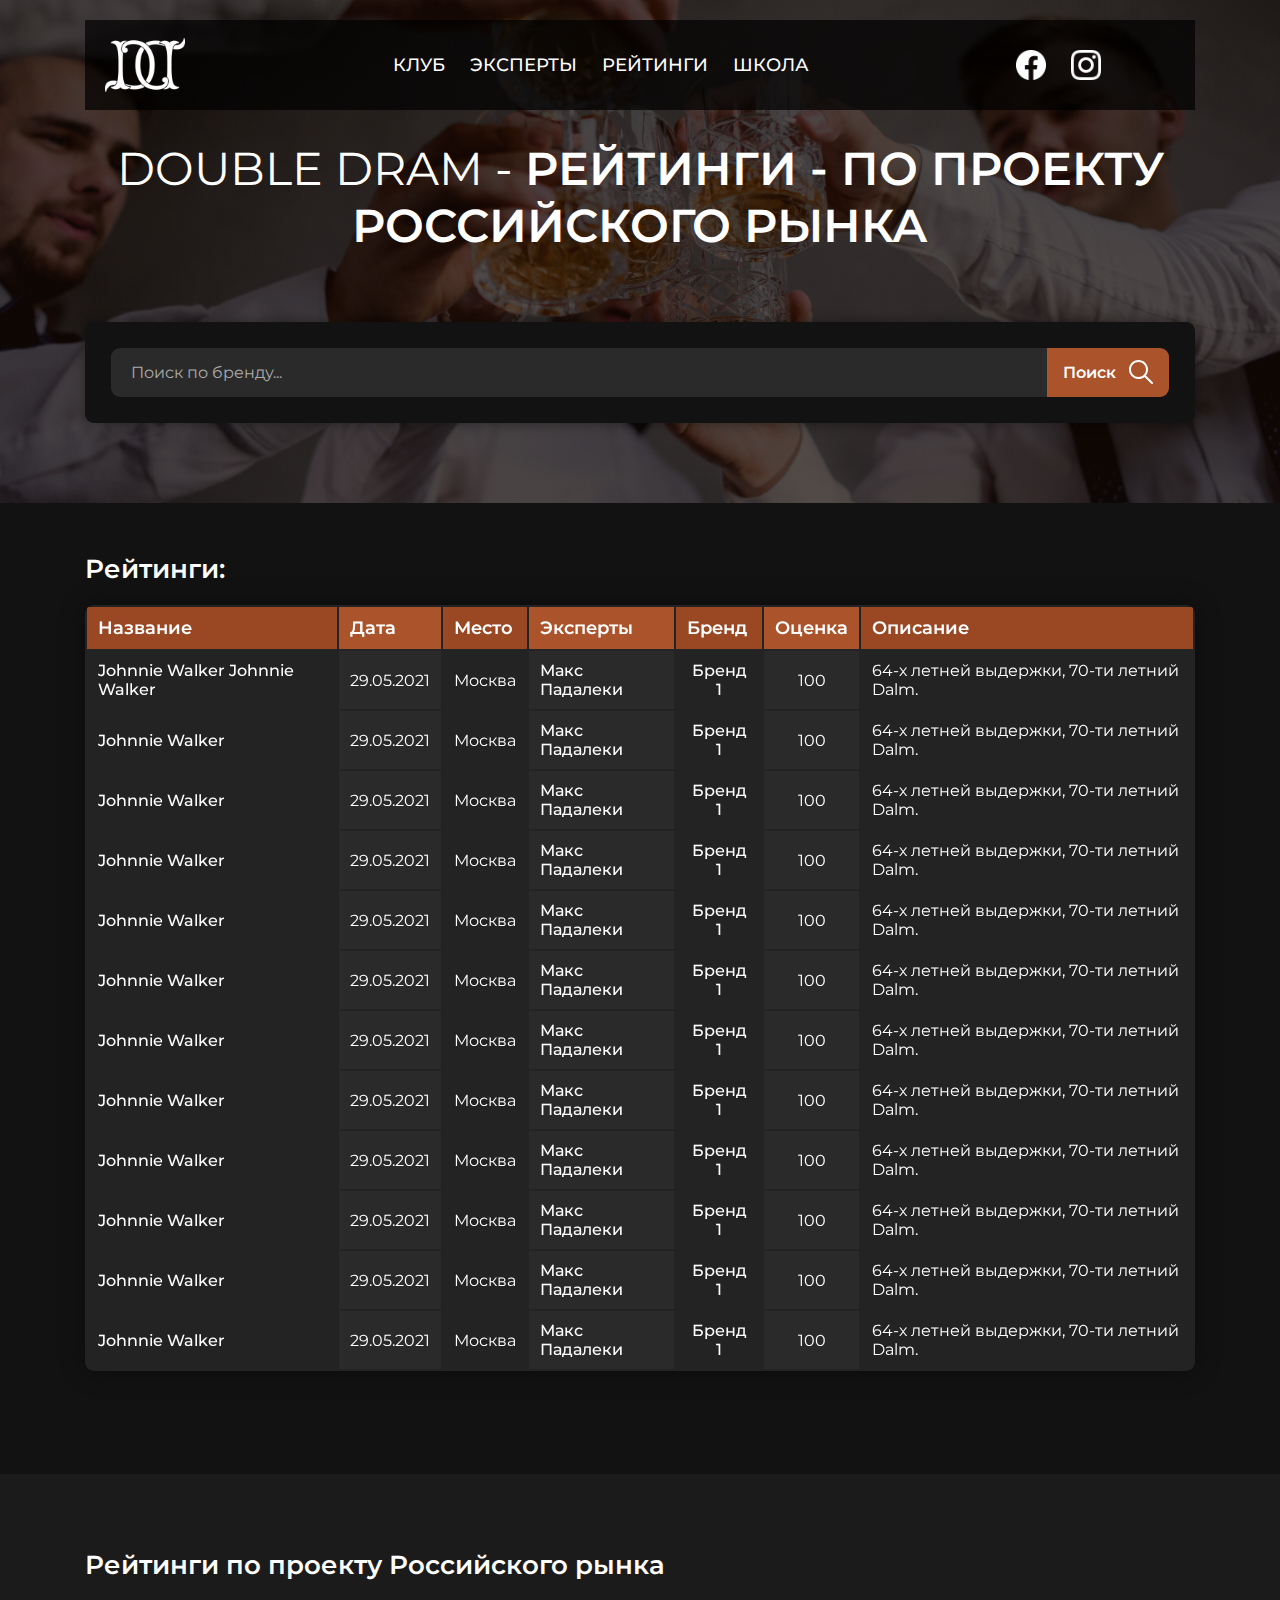
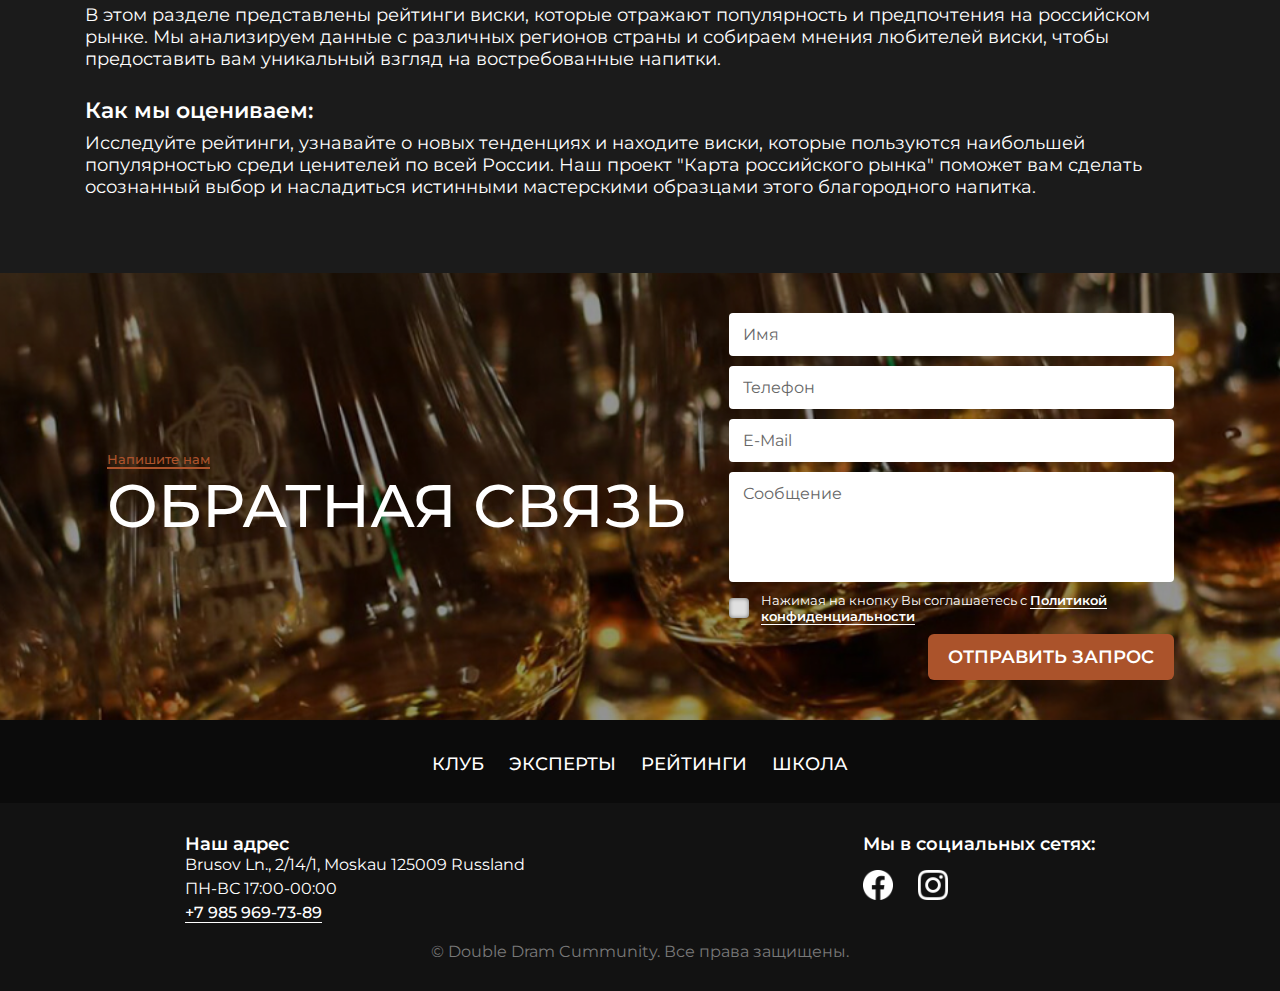
<file: rating-rus-market.html>
<!DOCTYPE html>
<html lang="ru">
<head>
    <meta charset="UTF-8">
    <meta name="viewport" content="width=device-width, initial-scale=1.0">
    <title>Double Dram - Рейтинги по проекту Российского рынка</title>

    <link rel="stylesheet" href="css/reset.css">
    <link rel="stylesheet" href="css/style.css">
    <link rel="stylesheet" href="css/flexibility.css">

    <link rel="apple-touch-icon" sizes="180x180" href="favicons/apple-touch-icon.png">
    <link rel="icon" type="image/png" sizes="32x32" href="favicons/favicon-32x32.png">
    <link rel="icon" type="image/png" sizes="16x16" href="favicons/favicon-16x16.png">
    <link rel="manifest" href="favicons/site.webmanifest">
    <link rel="mask-icon" href="favicons/safari-pinned-tab.svg" color="#41160a">
    <meta name="msapplication-TileColor" content="#41160a">
    <meta name="theme-color" content="#000000">
</head>
<body>
    <!-- Начало кода кнопки скролла  -->
    <button class="scroll-to-top-btn" title="Прокрутить вверх"><img src="img/icons/arrow-to-scroll.svg" alt="Прокрутить вверх"></button>
    <!-- Конец кода кнопки скролла  -->
    <!-- Начало кода меню  -->
    <div class="menu-mobile">
        <div class="menu-mobile__close-btn"><img src="img/icons/close-icon.svg" alt="Закрыть"></div>
        <div class="menu-mobile__wrap">
            <nav class="header-menu">
                <ul class="header-menu__list">
                    <li class="header-menu__list__item">
                        <a href="about-club.html" class="header-menu__list__item__link">Клуб</a>
                    </li>
                    <li class="header-menu__list__item">
                        <a href="experts.html" class="header-menu__list__item__link">Эксперты</a>
                    </li>
                    <li class="header-menu__list__item">
                        <a href="ratings.html" class="header-menu__list__item__link">Рейтинги</a>
                    </li>
                    <li class="header-menu__list__item">
                        <a href="school.html" class="header-menu__list__item__link">Школа</a>
                    </li>
                </ul>
            </nav>
            <div class="social-block">
                <a href="#" class="social-block__link"><img src="img/icons/facebook.svg" alt="facebook" class="social-block__link__img"></a>
                <a href="#" class="social-block__link"><img src="img/icons/inst.svg" alt="instagram" class="social-block__link__img"></a>
            </div>
        </div>
    </div>
    <!-- Конец кода меню  -->
    <header class="header-rating" style="background: #301405 url('/img/bg/header-bg-rating-rus-market.jpg') no-repeat center / cover;">
        <div class="container header-container">
            <div class="header-nav">
                <a href="index.html" class="logo-link">
                    <img src="img/icons/logo-min.svg" alt="Double Dram" class="logo">
                </a>
                <nav class="header-menu header-menu_main">
                    <ul class="header-menu__list">
                        <li class="header-menu__list__item">
                            <a href="about-club.html" class="header-menu__list__item__link">Клуб</a>
                        </li>
                        <li class="header-menu__list__item">
                            <a href="experts.html" class="header-menu__list__item__link">Эксперты</a>
                        </li>
                        <li class="header-menu__list__item">
                            <a href="ratings.html" class="header-menu__list__item__link">Рейтинги</a>
                        </li>
                        <li class="header-menu__list__item">
                            <a href="school.html" class="header-menu__list__item__link">Школа</a>
                        </li>
                    </ul>
                </nav>
                <div class="social-block social-block_main">
                    <a href="#" class="social-block__link"><img src="img/icons/facebook.svg" alt="facebook" class="social-block__link__img"></a>
                    <a href="#" class="social-block__link"><img src="img/icons/inst.svg" alt="instagram" class="social-block__link__img"></a>
                </div>
                <div href="#" class="mobile-menu__btn">
                    <img src="img/icons/menu-icon.svg" alt="menu">
                </div>
            </div>
            <div class="header-offer">
                <h1 class="header-offer__title header-offer__title_other header-offer__title_rus-market">Double Dram - <span>Рейтинги - ПО ПРОЕКТУ РОССИЙСКОГО РЫНКА</span></h1>
                <div class="rating-form-block">
                    <div class="rating-form-block-wrap">
                        <form action="#" class="rating-form-block-wrap__form rating-form-block-wrap__form_rus-market">
                            <input class="rating-input" type="text" placeholder="Поиск по бренду...">
                            <button type="submit" class="rating-input__btn rating-input__btn_rus-market">
                                <span>Поиск</span>
                                <img src="img/icons/search-icon.svg" alt="Поиск">
                            </button>
                        </form>
                    </div>
                </div>

            </div>
        </div>
    </header>
    <section class="ratings">
        <div class="container">
            <h2 class="ratings__title">Рейтинги:</h2>
            <div class="table-wrapper">
                <div class="table-rating-wrap">
                    <table class="ratings-table">
                        <thead>
                            <tr>
        
                                <th class="th-black th-fixed">Название</th>
                                <th class="th-light">Дата</th>
                                <th class="th-black">Место</th>
                                <th class="th-light">Эксперты</th>
                                <th class="th-black">Бренд</th>
                                <th class="th-light">Оценка</th>
                                <th class="th-black">Описание</th>
                                
                            </tr>
                        </thead>
                        <tbody>
                            
                            <tr class="tr-row">
                                <td class="td-bg-hover td-black td-a-l td-bold td-fixed">
                                    Johnnie Walker Johnnie Walker
                                </td>
                                <td class="td-bg-hover td-light">
                                    <a class="release-link" href="release.html"></a>
                                    29.05.2021
                                </td>
                                <td class="td-bg-hover td-black">Москва</td>
                                <td class="td-bg-hover td-light td-a-l td-bold">Макс Падалеки</td>
                                <td class="td-bg-hover td-black td-bold">Бренд 1</td>
                                <td class="td-bg-hover td-light">100</td>
                                <td class="td-bg-hover td-black td-a-l">64-х летней выдержки, 70-ти летний Dalm.</td>
                            </tr>
                            
                            <tr class="tr-row">
                                <td class="td-bg-hover td-black td-a-l td-bold td-fixed">
                                    Johnnie Walker
                                </td>
                                <td class="td-bg-hover td-light">
                                    <a class="release-link" href="release.html"></a>
                                    29.05.2021
                                </td>
                                <td class="td-bg-hover td-black">Москва</td>
                                <td class="td-bg-hover td-light td-a-l td-bold">Макс Падалеки</td>
                                <td class="td-bg-hover td-black td-bold">Бренд 1</td>
                                <td class="td-bg-hover td-light">100</td>
                                <td class="td-bg-hover td-black td-a-l">64-х летней выдержки, 70-ти летний Dalm.</td>
                            </tr>
                            
                            <tr class="tr-row">
                                <td class="td-bg-hover td-black td-a-l td-bold td-fixed">
                                    Johnnie Walker
                                </td>
                                <td class="td-bg-hover td-light">
                                    <a class="release-link" href="release.html"></a>
                                    29.05.2021
                                </td>
                                <td class="td-bg-hover td-black">Москва</td>
                                <td class="td-bg-hover td-light td-a-l td-bold">Макс Падалеки</td>
                                <td class="td-bg-hover td-black td-bold">Бренд 1</td>
                                <td class="td-bg-hover td-light">100</td>
                                <td class="td-bg-hover td-black td-a-l">64-х летней выдержки, 70-ти летний Dalm.</td>
                            </tr>
                            
                            <tr class="tr-row">
                                <td class="td-bg-hover td-black td-a-l td-bold td-fixed">
                                    Johnnie Walker
                                </td>
                                <td class="td-bg-hover td-light">
                                    <a class="release-link" href="release.html"></a>
                                    29.05.2021
                                </td>
                                <td class="td-bg-hover td-black">Москва</td>
                                <td class="td-bg-hover td-light td-a-l td-bold">Макс Падалеки</td>
                                <td class="td-bg-hover td-black td-bold">Бренд 1</td>
                                <td class="td-bg-hover td-light">100</td>
                                <td class="td-bg-hover td-black td-a-l">64-х летней выдержки, 70-ти летний Dalm.</td>
                            </tr>
                            
                            <tr class="tr-row">
                                <td class="td-bg-hover td-black td-a-l td-bold td-fixed">
                                    Johnnie Walker
                                </td>
                                <td class="td-bg-hover td-light">
                                    <a class="release-link" href="release.html"></a>
                                    29.05.2021
                                </td>
                                <td class="td-bg-hover td-black">Москва</td>
                                <td class="td-bg-hover td-light td-a-l td-bold">Макс Падалеки</td>
                                <td class="td-bg-hover td-black td-bold">Бренд 1</td>
                                <td class="td-bg-hover td-light">100</td>
                                <td class="td-bg-hover td-black td-a-l">64-х летней выдержки, 70-ти летний Dalm.</td>
                            </tr>
                            
                            <tr class="tr-row">
                                <td class="td-bg-hover td-black td-a-l td-bold td-fixed">
                                    Johnnie Walker
                                </td>
                                <td class="td-bg-hover td-light">
                                    <a class="release-link" href="release.html"></a>
                                    29.05.2021
                                </td>
                                <td class="td-bg-hover td-black">Москва</td>
                                <td class="td-bg-hover td-light td-a-l td-bold">Макс Падалеки</td>
                                <td class="td-bg-hover td-black td-bold">Бренд 1</td>
                                <td class="td-bg-hover td-light">100</td>
                                <td class="td-bg-hover td-black td-a-l">64-х летней выдержки, 70-ти летний Dalm.</td>
                            </tr>
                            
                            <tr class="tr-row">
                                <td class="td-bg-hover td-black td-a-l td-bold td-fixed">
                                    Johnnie Walker
                                </td>
                                <td class="td-bg-hover td-light">
                                    <a class="release-link" href="release.html"></a>
                                    29.05.2021
                                </td>
                                <td class="td-bg-hover td-black">Москва</td>
                                <td class="td-bg-hover td-light td-a-l td-bold">Макс Падалеки</td>
                                <td class="td-bg-hover td-black td-bold">Бренд 1</td>
                                <td class="td-bg-hover td-light">100</td>
                                <td class="td-bg-hover td-black td-a-l">64-х летней выдержки, 70-ти летний Dalm.</td>
                            </tr>
                            
                            <tr class="tr-row">
                                <td class="td-bg-hover td-black td-a-l td-bold td-fixed">
                                    Johnnie Walker
                                </td>
                                <td class="td-bg-hover td-light">
                                    <a class="release-link" href="release.html"></a>
                                    29.05.2021
                                </td>
                                <td class="td-bg-hover td-black">Москва</td>
                                <td class="td-bg-hover td-light td-a-l td-bold">Макс Падалеки</td>
                                <td class="td-bg-hover td-black td-bold">Бренд 1</td>
                                <td class="td-bg-hover td-light">100</td>
                                <td class="td-bg-hover td-black td-a-l">64-х летней выдержки, 70-ти летний Dalm.</td>
                            </tr>
                            
                            <tr class="tr-row">
                                <td class="td-bg-hover td-black td-a-l td-bold td-fixed">
                                    Johnnie Walker
                                </td>
                                <td class="td-bg-hover td-light">
                                    <a class="release-link" href="release.html"></a>
                                    29.05.2021
                                </td>
                                <td class="td-bg-hover td-black">Москва</td>
                                <td class="td-bg-hover td-light td-a-l td-bold">Макс Падалеки</td>
                                <td class="td-bg-hover td-black td-bold">Бренд 1</td>
                                <td class="td-bg-hover td-light">100</td>
                                <td class="td-bg-hover td-black td-a-l">64-х летней выдержки, 70-ти летний Dalm.</td>
                            </tr>
                            
                            <tr class="tr-row">
                                <td class="td-bg-hover td-black td-a-l td-bold td-fixed">
                                    Johnnie Walker
                                </td>
                                <td class="td-bg-hover td-light">
                                    <a class="release-link" href="release.html"></a>
                                    29.05.2021
                                </td>
                                <td class="td-bg-hover td-black">Москва</td>
                                <td class="td-bg-hover td-light td-a-l td-bold">Макс Падалеки</td>
                                <td class="td-bg-hover td-black td-bold">Бренд 1</td>
                                <td class="td-bg-hover td-light">100</td>
                                <td class="td-bg-hover td-black td-a-l">64-х летней выдержки, 70-ти летний Dalm.</td>
                            </tr>
                            
                            <tr class="tr-row">
                                <td class="td-bg-hover td-black td-a-l td-bold td-fixed">
                                    Johnnie Walker
                                </td>
                                <td class="td-bg-hover td-light">
                                    <a class="release-link" href="release.html"></a>
                                    29.05.2021
                                </td>
                                <td class="td-bg-hover td-black">Москва</td>
                                <td class="td-bg-hover td-light td-a-l td-bold">Макс Падалеки</td>
                                <td class="td-bg-hover td-black td-bold">Бренд 1</td>
                                <td class="td-bg-hover td-light">100</td>
                                <td class="td-bg-hover td-black td-a-l">64-х летней выдержки, 70-ти летний Dalm.</td>
                            </tr>
                            
                            <tr class="tr-row">
                                <td class="td-bg-hover td-black td-a-l td-bold td-fixed">
                                    Johnnie Walker
                                </td>
                                <td class="td-bg-hover td-light">
                                    <a class="release-link" href="release.html"></a>
                                    29.05.2021
                                </td>
                                <td class="td-bg-hover td-black">Москва</td>
                                <td class="td-bg-hover td-light td-a-l td-bold">Макс Падалеки</td>
                                <td class="td-bg-hover td-black td-bold">Бренд 1</td>
                                <td class="td-bg-hover td-light">100</td>
                                <td class="td-bg-hover td-black td-a-l">64-х летней выдержки, 70-ти летний Dalm.</td>
                            </tr>
                            
                            
                            
                        </tbody>
                    </table>
                </div>
            </div>
            
            
        </div>
    </section>
    <section class="ratings-info-block">
        <div class="container">
            <h2 class="ratings-info-block__title">Рейтинги по проекту Российского рынка</h2>
            <p class="ratings-info-block__desc">В этом разделе представлены рейтинги виски, которые отражают популярность и предпочтения на российском рынке. Мы анализируем данные с различных регионов страны и собираем мнения любителей виски, чтобы предоставить вам уникальный взгляд на востребованные напитки.</p>
            <div class="ratings-info-block__block">
                <h3 class="ratings-info-block__block__title">Как мы оцениваем:</h3>
                <p class="ratings-info-block__block__desc">Исследуйте рейтинги, узнавайте о новых тенденциях и находите виски, которые пользуются наибольшей популярностью среди ценителей по всей России. Наш проект "Карта российского рынка" поможет вам сделать осознанный выбор и насладиться истинными мастерскими образцами этого благородного напитка.</p>
            </div>
        </div>
    </section>


    <footer class="footer">
        <div class="footer-main">
            <div class="container">
                <div class="footer-wrap">
                    <div class="section-title-block section-title-block_align-left">
                        <span class="section-title-block__subtitle">Напишите нам</span>
                        <h2 class="section-title-block__title footer_title">ОБРАТНАЯ СВЯЗЬ</h2>
                    </div>
                    <div class="footer-form-wrap">
                        <form action="#" class="footer-form-wrap__form">
                            <input class="input" type="text" placeholder="Имя" required>
                            <input class="input" type="tel" placeholder="Телефон" required>
                            <input class="input" type="email" placeholder="E-Mail" required>
                            <textarea class="input textarea" name="message" id="message" placeholder="Сообщение"></textarea>
                            <label class="checkbox-wrap">
                                <input type="checkbox" name="policy-active" class="checkbox" required>
                                <span class="custom-checkbox custom-checkbox_light"></span>
                                <p class="checkbox-text">Нажимая на кнопку Вы соглашаетесь с <strong><a href="#">Политикой конфиденциальности</a></strong></p>
                            </label>
                            <button class="form-btn">отправить запрос</button>
                        </form>
                    </div>
                </div>
            </div>
        </div>
        <div class="footer-middle">
            <div class="container">
                <nav class="footer-menu">
                    <ul class="footer-menu__list">
                        <li class="header-menu__list__item">
                            <a href="about-club.html" class="header-menu__list__item__link">Клуб</a>
                        </li>
                        <li class="header-menu__list__item">
                            <a href="experts.html" class="header-menu__list__item__link">Эксперты</a>
                        </li>
                        <li class="header-menu__list__item">
                            <a href="ratings.html" class="header-menu__list__item__link">Рейтинги</a>
                        </li>
                        <li class="header-menu__list__item">
                            <a href="school.html" class="header-menu__list__item__link">Школа</a>
                        </li>
                    </ul>
                </nav>
            </div>
        </div>
        <div class="footer-bottom">
            <div class="container">
                <div class="footer-bottom-wrap">
                    <div class="footer-bottom-wrap__item">
                        <h5 class="footer-bottom-wrap__item__title">Наш адрес</h5>
                        <p class="contacts-wrap__info__contacts__adress">Brusov Ln., 2/14/1, Moskau 125009 Russland</p>
                        <p class="contacts-wrap__info__contacts__graphic">ПН-ВС 17:00-00:00</p>
                        <a href="tel:+79859697389" class="contacts-wrap__info__contacts__tel">+7 985 969-73-89</a>
                    </div>
                    <div class="footer-bottom-wrap__item">
                        <h5 class="contacts-wrap__info__social__title footer-bottom-wrap__item__title">Мы в социальных сетях:</h5>
                        <div class="social-block">
                            <a href="#" class="social-block__link"><img src="img/icons/facebook.svg" alt="facebook" class="social-block__link__img"></a>
                            <a href="#" class="social-block__link"><img src="img/icons/inst.svg" alt="instagram" class="social-block__link__img"></a>
                        </div>
                    </div>
                </div>
                <span class="footer-bottom__desc">© Double Dram Cummunity. Все права защищены. </span>
            </div>
        </div>
    </footer>


    <script src="js/jquery-3.7.0.min.js"></script>
    <script src="js/slick.min.js"></script>
    <script src="js/main.js"></script>
</body>
</html>
</file>
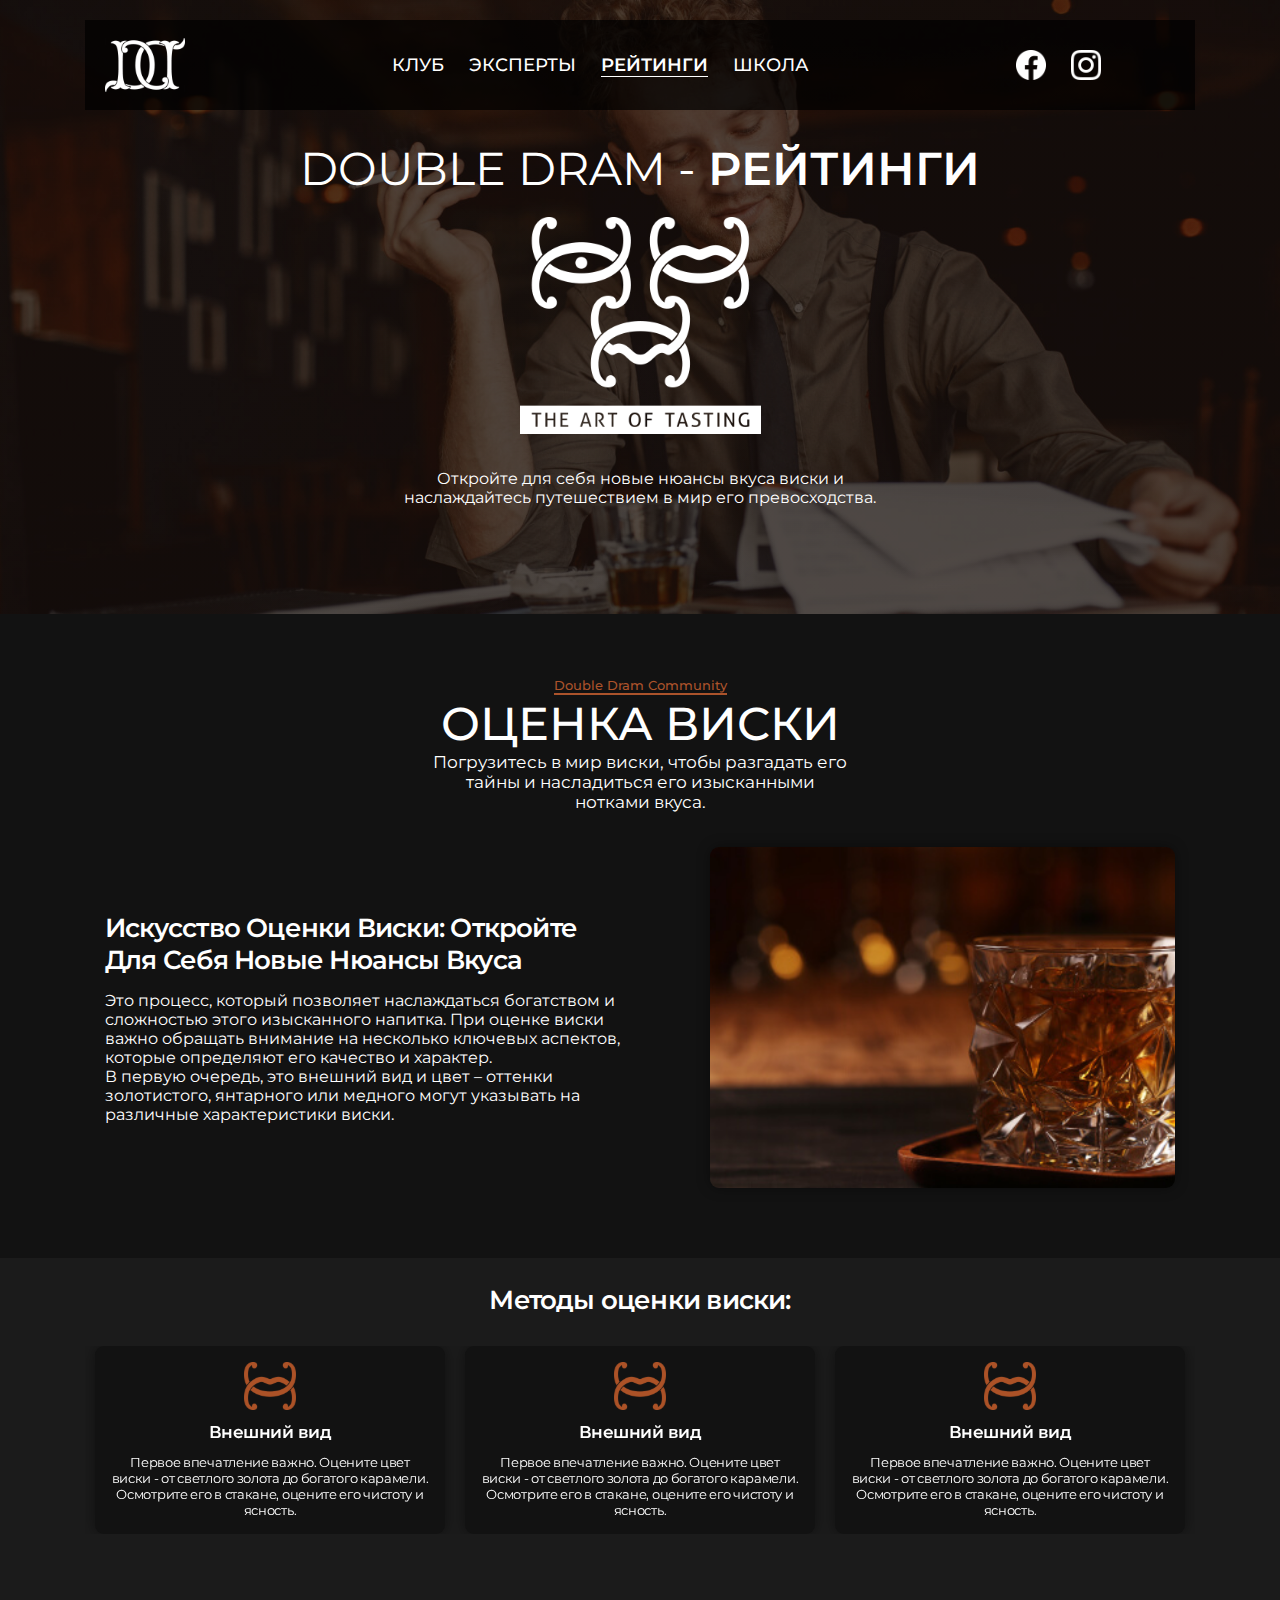
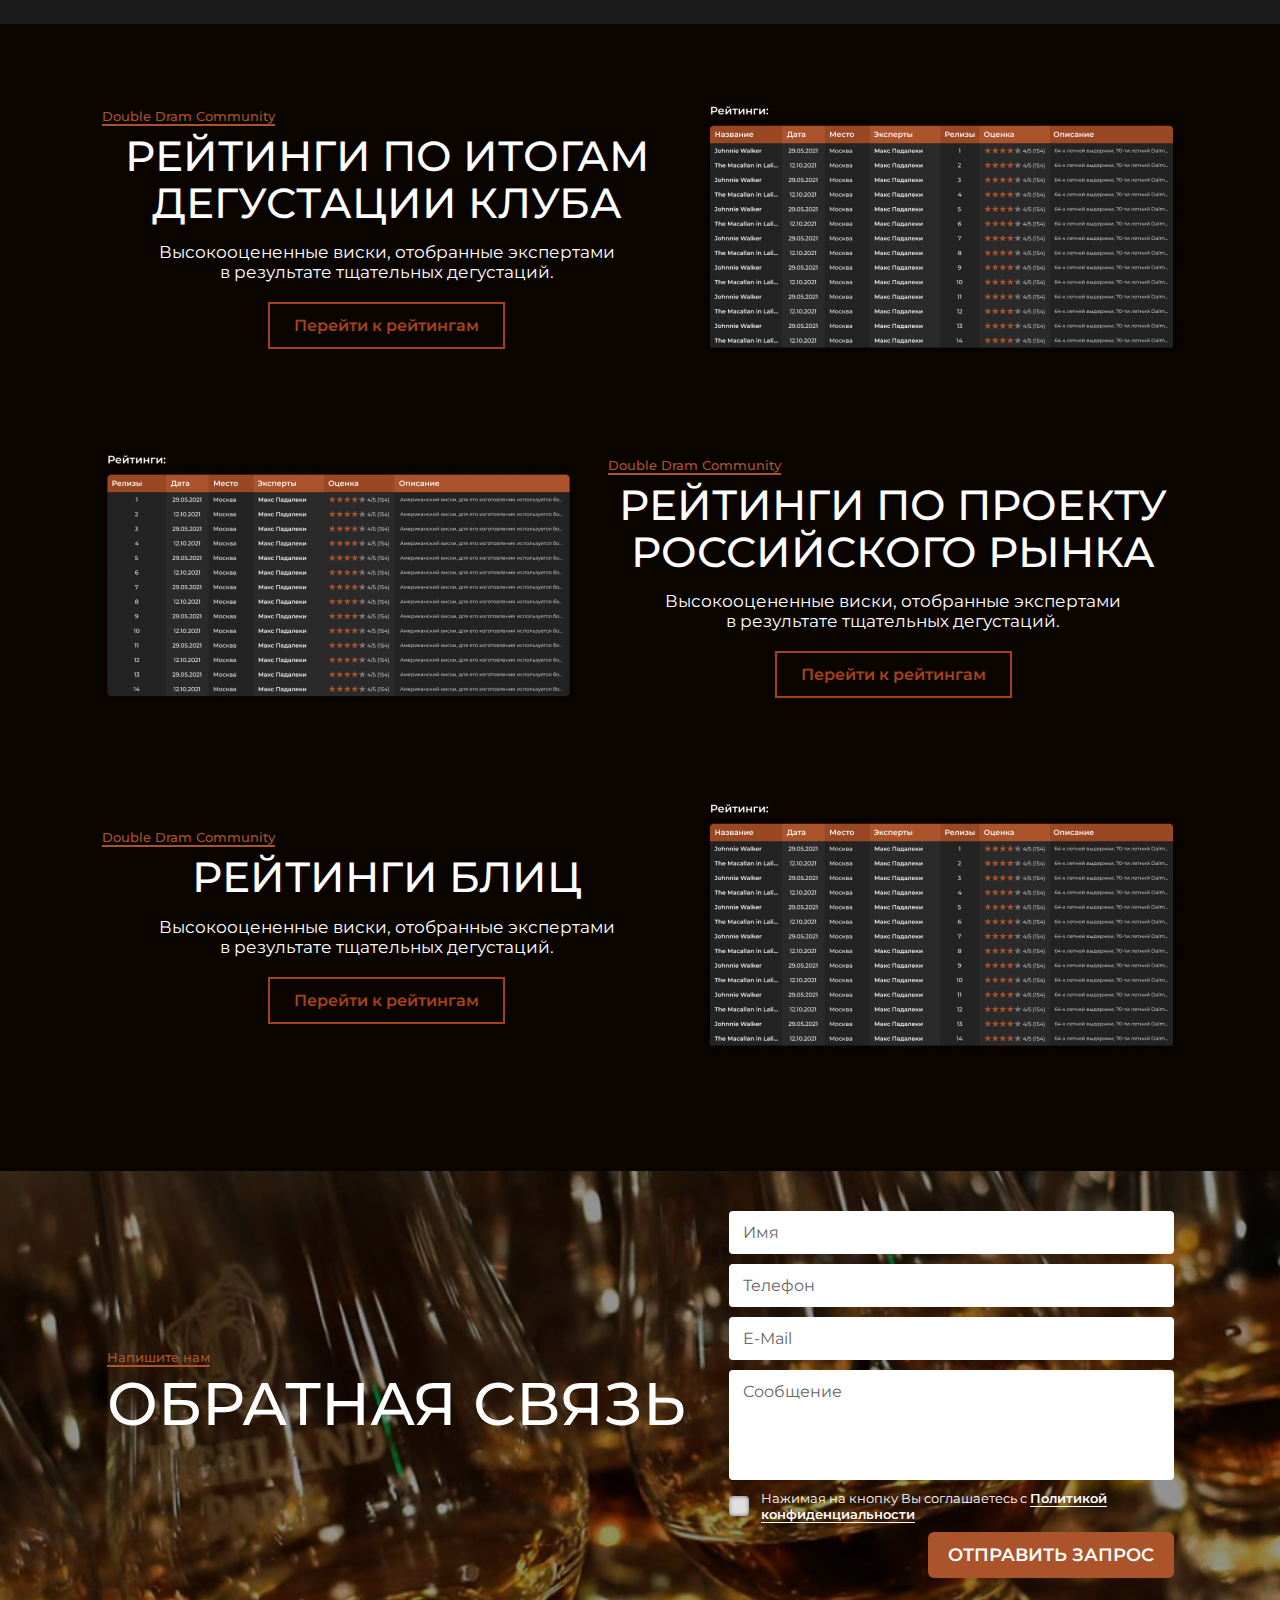
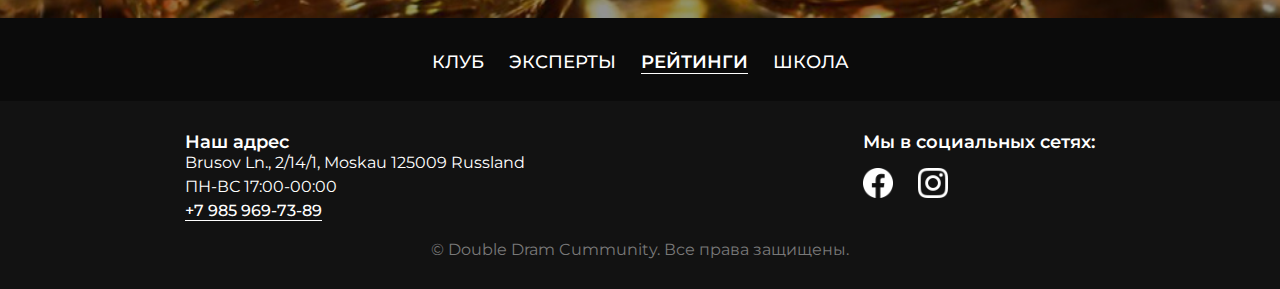
<file: ratings.html>
<!DOCTYPE html>
<html lang="ru">
<head>
    <meta charset="UTF-8">
    <meta name="viewport" content="width=device-width, initial-scale=1.0">
    <title>Double Dram - Рейтинги</title>

    <link rel="stylesheet" href="css/reset.css">
    <link rel="stylesheet" href="css/style.css">
    <link rel="stylesheet" href="css/flexibility.css">

    <link rel="apple-touch-icon" sizes="180x180" href="favicons/apple-touch-icon.png">
    <link rel="icon" type="image/png" sizes="32x32" href="favicons/favicon-32x32.png">
    <link rel="icon" type="image/png" sizes="16x16" href="favicons/favicon-16x16.png">
    <link rel="manifest" href="favicons/site.webmanifest">
    <link rel="mask-icon" href="favicons/safari-pinned-tab.svg" color="#41160a">
    <meta name="msapplication-TileColor" content="#41160a">
    <meta name="theme-color" content="#000000">
</head>
<body>
    <!-- Начало кода кнопки скролла  -->
    <button class="scroll-to-top-btn" title="Прокрутить вверх"><img src="img/icons/arrow-to-scroll.svg" alt="Прокрутить вверх"></button>
    <!-- Конец кода кнопки скролла  -->
    <!-- Начало кода меню  -->
    <div class="menu-mobile">
        <div class="menu-mobile__close-btn"><img src="img/icons/close-icon.svg" alt="Закрыть"></div>
        <div class="menu-mobile__wrap">
            <nav class="header-menu">
                <ul class="header-menu__list">
                    <li class="header-menu__list__item">
                        <a href="about-club.html" class="header-menu__list__item__link">Клуб</a>
                    </li>
                    <li class="header-menu__list__item">
                        <a href="experts.html" class="header-menu__list__item__link">Эксперты</a>
                    </li>
                    <li class="header-menu__list__item">
                        <a href="ratings.html" class="header-menu__list__item__link active">Рейтинги</a>
                    </li>
                    <li class="header-menu__list__item">
                        <a href="school.html" class="header-menu__list__item__link">Школа</a>
                    </li>
                </ul>
            </nav>
            <div class="social-block">
                <a href="#" class="social-block__link"><img src="img/icons/facebook.svg" alt="facebook" class="social-block__link__img"></a>
                <a href="#" class="social-block__link"><img src="img/icons/inst.svg" alt="instagram" class="social-block__link__img"></a>
            </div>
        </div>
    </div>
    <!-- Конец кода меню  -->
    <header class="header-other" style="background: #301405 url('/img/bg/header-bg-ratings.jpg') no-repeat center / cover;">
        <div class="container header-container">
            <div class="header-nav">
                <a href="index.html" class="logo-link">
                    <img src="img/icons/logo-min.svg" alt="Double Dram" class="logo">
                </a>
                <nav class="header-menu header-menu_main">
                    <ul class="header-menu__list">
                        <li class="header-menu__list__item">
                            <a href="about-club.html" class="header-menu__list__item__link">Клуб</a>
                        </li>
                        <li class="header-menu__list__item">
                            <a href="experts.html" class="header-menu__list__item__link">Эксперты</a>
                        </li>
                        <li class="header-menu__list__item">
                            <a href="ratings.html" class="header-menu__list__item__link active">Рейтинги</a>
                        </li>
                        <li class="header-menu__list__item">
                            <a href="school.html" class="header-menu__list__item__link">Школа</a>
                        </li>
                    </ul>
                </nav>
                <div class="social-block social-block_main">
                    <a href="#" class="social-block__link"><img src="img/icons/facebook.svg" alt="facebook" class="social-block__link__img"></a>
                    <a href="#" class="social-block__link"><img src="img/icons/inst.svg" alt="instagram" class="social-block__link__img"></a>
                </div>
                <div href="#" class="mobile-menu__btn">
                    <img src="img/icons/menu-icon.svg" alt="menu">
                </div>
            </div>
            <div class="header-offer">
                <h1 class="header-offer__title header-offer__title_other header-offer__title_other_main">Double Dram - <span>Рейтинги</span></h1>
                <img src="img/icons/logo-main.svg" alt="Double Dram" class="header-offer__logo">
                <p class="header-offer__desc">Откройте для себя новые нюансы вкуса виски и наслаждайтесь путешествием в мир его превосходства.</p>
            </div>
        </div>
    </header>
    <section class="ratings-about">
        <div class="container">
            <div class="section-title-block">
                <span class="section-title-block__subtitle ">Double Dram Community</span>
                <h2 class="section-title-block__title">ОЦЕНКА ВИСКИ</h2>
                <p class="section-title-block__desc">Погрузитесь в мир виски, чтобы разгадать его тайны и насладиться его изысканными нотками вкуса.</p>
            </div>
            <div class="ratings-about_wrap">
                <div class="ratings-about_wrap__info">
                    <h3 class="ratings-about_wrap__info__title">Искусство Оценки Виски: Откройте Для Себя Новые Нюансы Вкуса</h3>
                    <p class="ratings-about_wrap__info__desc">Это процесс, который позволяет наслаждаться богатством и сложностью этого изысканного напитка. При оценке виски важно обращать внимание на несколько ключевых аспектов, которые определяют его качество и характер.<br>В первую очередь, это внешний вид и цвет – оттенки золотистого, янтарного или медного могут указывать на различные характеристики виски.</p>
                </div>
                <div class="ratings-about_wrap__img-block">
                    <img src="img/ratings-info-img.jpg" alt="Рейтинги">
                </div>
            </div>
        </div>
    </section>
    <section class="skills-rating">
        <div class="container">
            <h2 class="skills-rating__title">Методы оценки виски:</h2>
            <div class="skills-slider">
                <div class="slider__item">
                    <img src="img/icons/mouth.svg" alt="Скилл" class="skills-slider__item__img">
                    <div class="skills-slider__item__content">
                        <h5 class="skills-slider__item__content__title">Внешний вид</h5>
                        <p class="skills-slider__item__content__desc">Первое впечатление важно. Оцените цвет виски - от светлого золота до богатого карамели. Осмотрите его в стакане, оцените его чистоту и ясность.</p>
                    </div>
                </div>
                <div class="slider__item">
                    <img src="img/icons/mouth.svg" alt="Скилл" class="skills-slider__item__img">
                    <div class="skills-slider__item__content">
                        <h5 class="skills-slider__item__content__title">Внешний вид</h5>
                        <p class="skills-slider__item__content__desc">Первое впечатление важно. Оцените цвет виски - от светлого золота до богатого карамели. Осмотрите его в стакане, оцените его чистоту и ясность.</p>
                    </div>
                </div>
                <div class="slider__item">
                    <img src="img/icons/mouth.svg" alt="Скилл" class="skills-slider__item__img">
                    <div class="skills-slider__item__content">
                        <h5 class="skills-slider__item__content__title">Внешний вид</h5>
                        <p class="skills-slider__item__content__desc">Первое впечатление важно. Оцените цвет виски - от светлого золота до богатого карамели. Осмотрите его в стакане, оцените его чистоту и ясность.</p>
                    </div>
                </div>
                <div class="slider__item">
                    <img src="img/icons/mouth.svg" alt="Скилл" class="skills-slider__item__img">
                    <div class="skills-slider__item__content">
                        <h5 class="skills-slider__item__content__title">Внешний вид</h5>
                        <p class="skills-slider__item__content__desc">Первое впечатление важно. Оцените цвет виски - от светлого золота до богатого карамели. Осмотрите его в стакане, оцените его чистоту и ясность.</p>
                    </div>
                </div>
                <div class="slider__item">
                    <img src="img/icons/mouth.svg" alt="Скилл" class="skills-slider__item__img">
                    <div class="skills-slider__item__content">
                        <h5 class="skills-slider__item__content__title">Внешний вид</h5>
                        <p class="skills-slider__item__content__desc">Первое впечатление важно. Оцените цвет виски - от светлого золота до богатого карамели. Осмотрите его в стакане, оцените его чистоту и ясность.</p>
                    </div>
                </div>
            </div>
        </div>
    </section>
    <section class="rating-types">
        <div class="container">
            <div class="rating-types_wrap">
                <div class="rating-types_wrap__info">
                    <span class="section-title-block__subtitle ">Double Dram Community</span>
                    <h2 class="rating__title">РЕЙТИНГИ ПО ИТОГАМ ДЕГУСТАЦИИ КЛУБА</h2>
                    <p class="rating__desc">Высокооцененные виски, отобранные экспертами в результате тщательных дегустаций.</p>
                    <a href="rating-club.html" class="rating__btn look-more__btn">Перейти к рейтингам</a>
                </div>
                <a href="rating-club.html" class="rating-types_wrap__img">
                    <img src="img/carts/rarings-tatble-club.png" alt="Рейтинги">
                </a>
            </div>
            <div class="rating-types_wrap">
                <div class="rating-types_wrap__info">
                    <span class="section-title-block__subtitle ">Double Dram Community</span>
                    <h2 class="rating__title">РЕЙТИНГИ ПО ПРОЕКТУ РОССИЙСКОГО РЫНКА</h2>
                    <p class="rating__desc">Высокооцененные виски, отобранные экспертами в результате тщательных дегустаций.</p>
                    <a href="rating-rus-market.html" class="rating__btn look-more__btn">Перейти к рейтингам</a>
                </div>
                <a href="rating-rus-market.html" class="rating-types_wrap__img">
                    <img src="img/carts/rarings-tatble-rus-project.png" alt="Рейтинги">
                </a>
            </div>
            <div class="rating-types_wrap">
                <div class="rating-types_wrap__info">
                    <span class="section-title-block__subtitle ">Double Dram Community</span>
                    <h2 class="rating__title">РЕЙТИНГИ БЛИЦ</h2>
                    <p class="rating__desc">Высокооцененные виски, отобранные экспертами в результате тщательных дегустаций.</p>
                    <a href="rating-blic.html" class="rating__btn look-more__btn">Перейти к рейтингам</a>
                </div>
                <a href="rating-blic.html" class="rating-types_wrap__img">
                    <img src="img/carts/rarings-tatble-blic.png" alt="Рейтинги">
                </a>
            </div>
        </div>
    </section>

    <footer class="footer">
        <div class="footer-main">
            <div class="container">
                <div class="footer-wrap">
                    <div class="section-title-block section-title-block_align-left">
                        <span class="section-title-block__subtitle">Напишите нам</span>
                        <h2 class="section-title-block__title footer_title">ОБРАТНАЯ СВЯЗЬ</h2>
                    </div>
                    <div class="footer-form-wrap">
                        <form action="#" class="footer-form-wrap__form">
                            <input class="input" type="text" placeholder="Имя" required>
                            <input class="input" type="tel" placeholder="Телефон" required>
                            <input class="input" type="email" placeholder="E-Mail" required>
                            <textarea class="input textarea" name="message" id="message" placeholder="Сообщение"></textarea>
                            <label class="checkbox-wrap">
                                <input type="checkbox" name="policy-active" class="checkbox" required>
                                <span class="custom-checkbox custom-checkbox_light"></span>
                                <p class="checkbox-text">Нажимая на кнопку Вы соглашаетесь с <strong><a href="#">Политикой конфиденциальности</a></strong></p>
                            </label>
                            <button class="form-btn">отправить запрос</button>
                        </form>
                    </div>
                </div>
            </div>
        </div>
        <div class="footer-middle">
            <div class="container">
                <nav class="footer-menu">
                    <ul class="footer-menu__list">
                        <li class="header-menu__list__item">
                            <a href="about-club.html" class="header-menu__list__item__link">Клуб</a>
                        </li>
                        <li class="header-menu__list__item">
                            <a href="experts.html" class="header-menu__list__item__link">Эксперты</a>
                        </li>
                        <li class="header-menu__list__item">
                            <a href="ratings.html" class="header-menu__list__item__link active">Рейтинги</a>
                        </li>
                        <li class="header-menu__list__item">
                            <a href="school.html" class="header-menu__list__item__link">Школа</a>
                        </li>
                    </ul>
                </nav>
            </div>
        </div>
        <div class="footer-bottom">
            <div class="container">
                <div class="footer-bottom-wrap">
                    <div class="footer-bottom-wrap__item">
                        <h5 class="footer-bottom-wrap__item__title">Наш адрес</h5>
                        <p class="contacts-wrap__info__contacts__adress">Brusov Ln., 2/14/1, Moskau 125009 Russland</p>
                        <p class="contacts-wrap__info__contacts__graphic">ПН-ВС 17:00-00:00</p>
                        <a href="tel:+79859697389" class="contacts-wrap__info__contacts__tel">+7 985 969-73-89</a>
                    </div>
                    <div class="footer-bottom-wrap__item">
                        <h5 class="contacts-wrap__info__social__title footer-bottom-wrap__item__title">Мы в социальных сетях:</h5>
                        <div class="social-block">
                            <a href="#" class="social-block__link"><img src="img/icons/facebook.svg" alt="facebook" class="social-block__link__img"></a>
                            <a href="#" class="social-block__link"><img src="img/icons/inst.svg" alt="instagram" class="social-block__link__img"></a>
                        </div>
                    </div>
                </div>
                <span class="footer-bottom__desc">© Double Dram Cummunity. Все права защищены. </span>
            </div>
        </div>
    </footer>


    <script src="js/jquery-3.7.0.min.js"></script>
    <script src="js/slick.min.js"></script>
    <script src="js/main.js"></script>
</body>
</html>
</file>
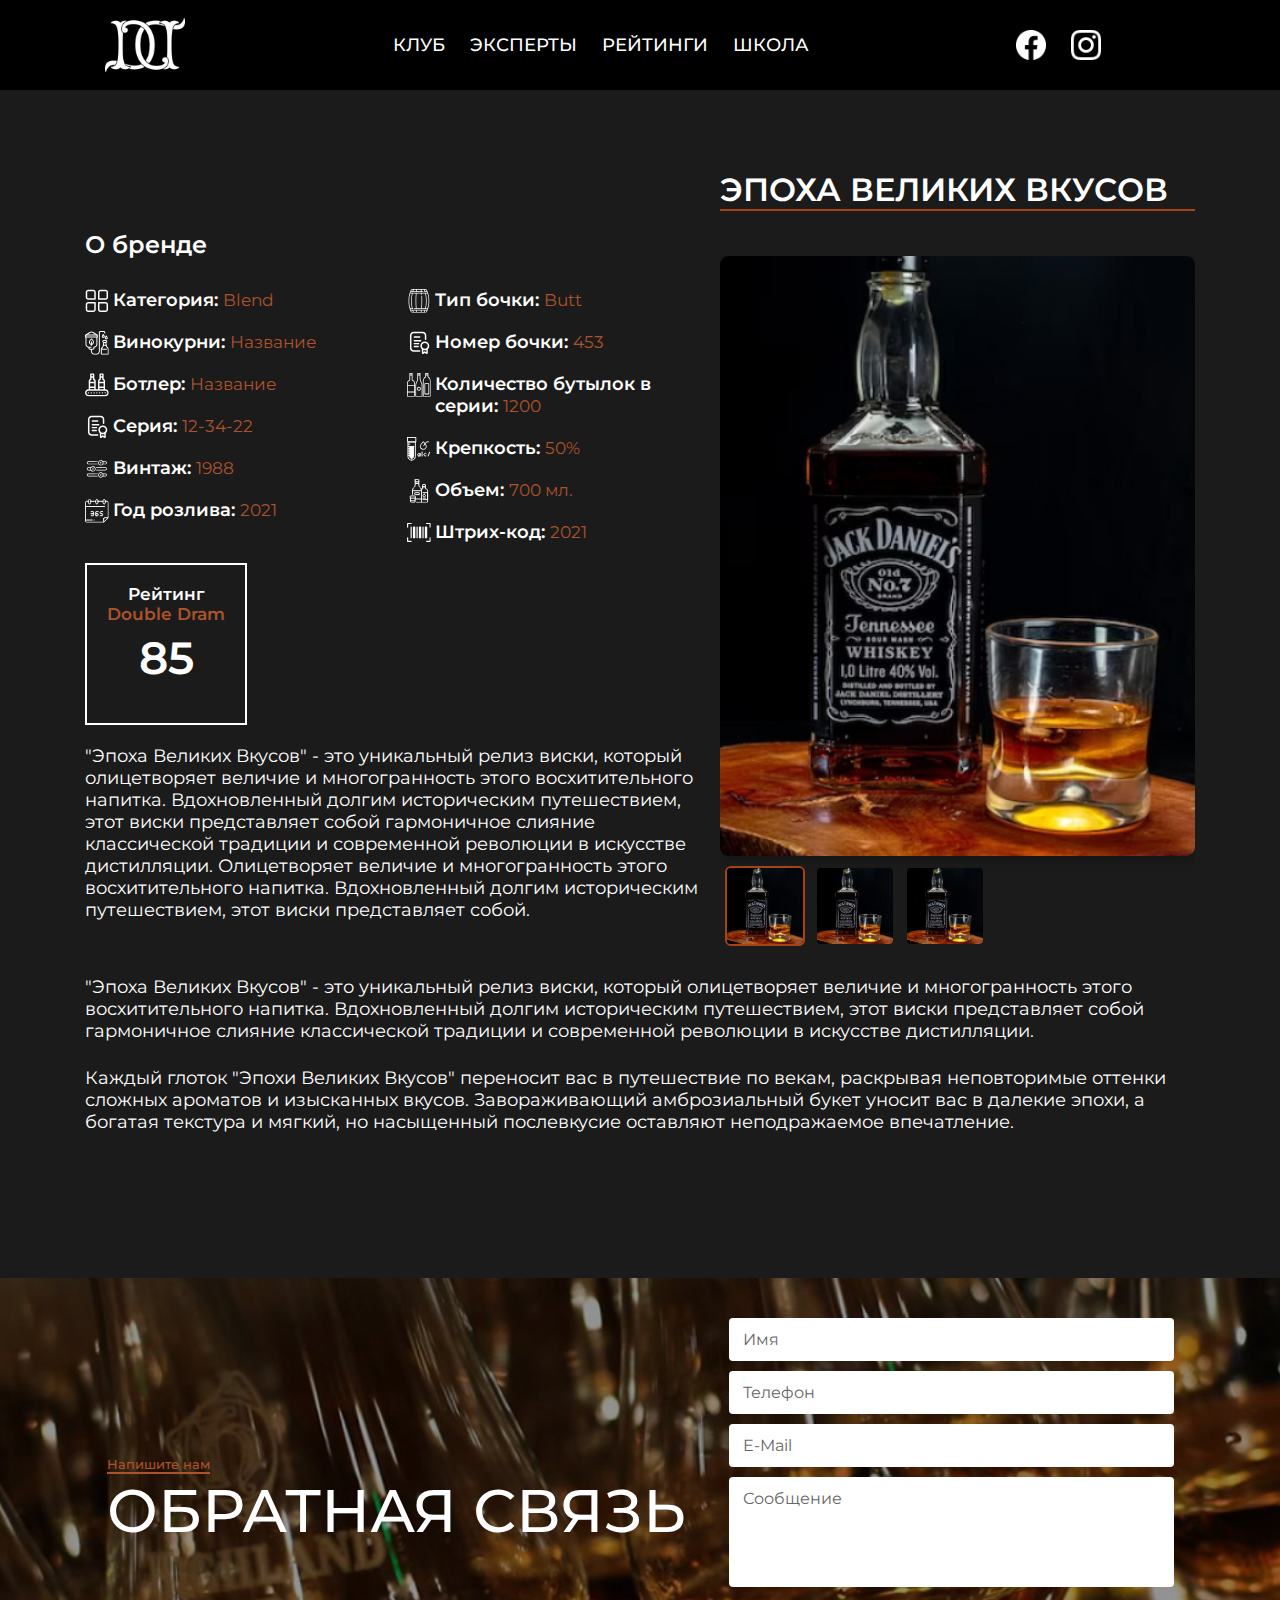
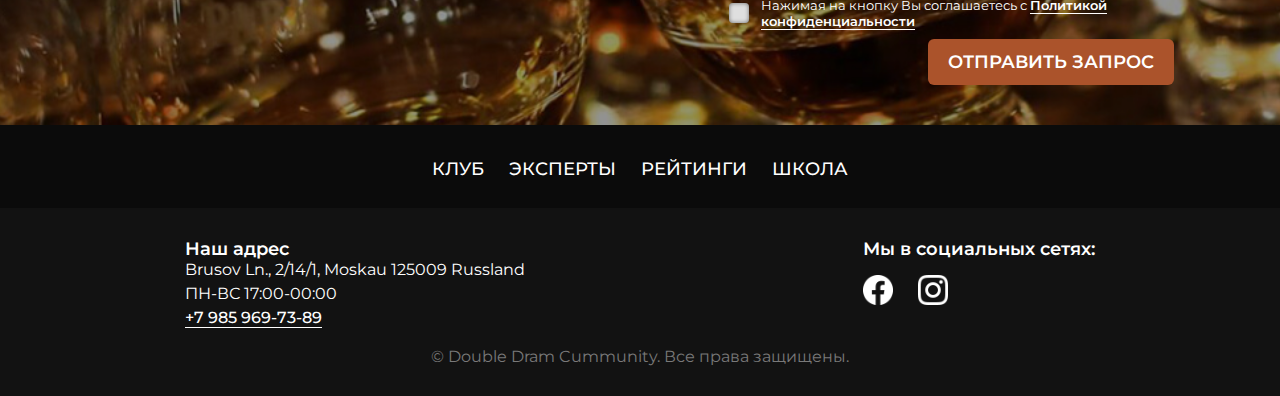
<file: release.html>
<!DOCTYPE html>
<html lang="ru">
<head>
    <meta charset="UTF-8">
    <meta name="viewport" content="width=device-width, initial-scale=1.0">
    <title>Double Dram - Эпоха Великих Вкусов</title>

    <link rel="stylesheet" href="css/reset.css">
    <link rel="stylesheet" href="css/style.css">
    <link rel="stylesheet" href="css/flexibility.css">

    <link rel="apple-touch-icon" sizes="180x180" href="favicons/apple-touch-icon.png">
    <link rel="icon" type="image/png" sizes="32x32" href="favicons/favicon-32x32.png">
    <link rel="icon" type="image/png" sizes="16x16" href="favicons/favicon-16x16.png">
    <link rel="manifest" href="favicons/site.webmanifest">
    <link rel="mask-icon" href="favicons/safari-pinned-tab.svg" color="#41160a">
    <meta name="msapplication-TileColor" content="#41160a">
    <meta name="theme-color" content="#000000">
</head>
<body>
    <!-- Начало кода кнопки скролла  -->
    <button class="scroll-to-top-btn" title="Прокрутить вверх"><img src="img/icons/arrow-to-scroll.svg" alt="Прокрутить вверх"></button>
    <!-- Конец кода кнопки скролла  -->
    <!-- Начало кода меню  -->
    <div class="menu-mobile">
        <div class="menu-mobile__close-btn"><img src="img/icons/close-icon.svg" alt="Закрыть"></div>
        <div class="menu-mobile__wrap">
            <nav class="header-menu">
                <ul class="header-menu__list">
                    <li class="header-menu__list__item">
                        <a href="about-club.html" class="header-menu__list__item__link">Клуб</a>
                    </li>
                    <li class="header-menu__list__item">
                        <a href="experts.html" class="header-menu__list__item__link">Эксперты</a>
                    </li>
                    <li class="header-menu__list__item">
                        <a href="ratings.html" class="header-menu__list__item__link">Рейтинги</a>
                    </li>
                    <li class="header-menu__list__item">
                        <a href="school.html" class="header-menu__list__item__link">Школа</a>
                    </li>
                </ul>
            </nav>
            <div class="social-block">
                <a href="#" class="social-block__link"><img src="img/icons/facebook.svg" alt="facebook" class="social-block__link__img"></a>
                <a href="#" class="social-block__link"><img src="img/icons/inst.svg" alt="instagram" class="social-block__link__img"></a>
            </div>
        </div>
    </div>
    <!-- Конец кода меню  -->
    <header class="header-release">
        <div class="container">
            <div class="header-nav header-nav_release">
                <a href="index.html" class="logo-link">
                    <img src="img/icons/logo-min.svg" alt="Double Dram" class="logo">
                </a>
                <nav class="header-menu header-menu_main">
                    <ul class="header-menu__list">
                        <li class="header-menu__list__item">
                            <a href="about-club.html" class="header-menu__list__item__link">Клуб</a>
                        </li>
                        <li class="header-menu__list__item">
                            <a href="experts.html" class="header-menu__list__item__link">Эксперты</a>
                        </li>
                        <li class="header-menu__list__item">
                            <a href="ratings.html" class="header-menu__list__item__link">Рейтинги</a>
                        </li>
                        <li class="header-menu__list__item">
                            <a href="school.html" class="header-menu__list__item__link">Школа</a>
                        </li>
                    </ul>
                </nav>
                <div class="social-block social-block_main">
                    <a href="#" class="social-block__link"><img src="img/icons/facebook.svg" alt="facebook" class="social-block__link__img"></a>
                    <a href="#" class="social-block__link"><img src="img/icons/inst.svg" alt="instagram" class="social-block__link__img"></a>
                </div>
                <div href="#" class="mobile-menu__btn">
                    <img src="img/icons/menu-icon.svg" alt="menu">
                </div>
            </div>
        </div>
    </header>
    <section class="release">
        <div class="container">
            <div class="release_wrap">
                <div class="release_wrap__info">
                    <h3 class="release_wrap__info__title">О бренде</h3>
                    <div class="release_wrap__info_wrap">
                        <div class="release_wrap__info_wrap__taxonomy-wrap">
                            <div class="release_wrap__info_wrap__taxonomy taxonomy__icon category">Категория: <span>Blend</span></div>
                            <div class="release_wrap__info_wrap__taxonomy taxonomy__icon distilleries">Винокурни: <span>Название</span></div>
                            <div class="release_wrap__info_wrap__taxonomy taxonomy__icon botler">Ботлер: <span>Название</span></div>
                            <div class="release_wrap__info_wrap__taxonomy taxonomy__icon number-seria">Серия: <span>12-34-22</span></div>
                            <div class="release_wrap__info_wrap__taxonomy taxonomy__icon vintage">Винтаж: <span>1988</span></div>
                            <div class="release_wrap__info_wrap__taxonomy taxonomy__icon year">Год розлива: <span>2021</span></div>
                        </div>
                        <div class="release_wrap__info_wrap__taxonomy-wrap">
                            <div class="release_wrap__info_wrap__taxonomy taxonomy__icon barrel">Тип бочки: <span>Butt</span></div>
                            <div class="release_wrap__info_wrap__taxonomy taxonomy__icon number-seria">Номер бочки: <span>453</span></div>
                            <div class="release_wrap__info_wrap__taxonomy taxonomy__icon number-bottles-series">Количество бутылок в серии: <span>1200</span></div>
                            <div class="release_wrap__info_wrap__taxonomy taxonomy__icon degree">Крепкость: <span>50%</span></div>
                            <div class="release_wrap__info_wrap__taxonomy taxonomy__icon volume">Объем: <span>700 мл.</span></div>
                            <div class="release_wrap__info_wrap__taxonomy taxonomy__icon bar-code">Штрих-код: <span>2021</span></div>
                        </div>
                    </div>
                    <div class="brand-raiting">
                        <div class="brand-raiting__subtitle">Рейтинг<br><span class="brand-raiting__title">Double Dram</span></div>
                        <span class="brand-raiting__number">85</span>
                    </div>
                    <div class="release__desc release__desc__info">
                        <p>"Эпоха Великих Вкусов" - это уникальный релиз виски, который олицетворяет величие и многогранность этого восхитительного напитка. Вдохновленный долгим историческим путешествием, этот виски представляет собой гармоничное слияние классической традиции и современной революции в искусстве дистилляции. Олицетворяет величие и многогранность этого восхитительного напитка. Вдохновленный долгим историческим путешествием, этот виски представляет собой.</p>
                    </div>
                </div>
                <div class="release_wrap__img-block">
                    <h2 class="release_wrap__img-block__title">Эпоха Великих Вкусов</h2>
                    <div class="gallery">
                        <div class="fullscreen-container">
                            <span class="gallery-close">X</span>
                            <img id="fullscreenImage" src="img/brand-img.jpg" alt="Fullscreen Image">
                            <span class="prev fullscreenImage-arrow">prev</span>
                            <span class="next fullscreenImage-arrow">next</span>
                        </div>
                        <div class="gallery-wrapper">
                            <div class="main-image-wrap">
                                <img class="main-image" id="mainImage" src="img/brand-img.jpg" alt="Main Image">
                            </div>
                            
                            <div class="thumbnails">
                                <img class="thumbnail active" src="img/brand-img.jpg" alt="Thumbnail 1">
                                <img class="thumbnail" src="img/brand-img-2.jpg" alt="Thumbnail 3">
                                <img class="thumbnail" src="img/brand-img.jpg" alt="Thumbnail 4">
                            </div>
                        </div>
                    </div>
                </div>
            </div>
            <div class="release__desc">
                <p>"Эпоха Великих Вкусов" - это уникальный релиз виски, который олицетворяет величие и многогранность этого восхитительного напитка. Вдохновленный долгим историческим путешествием, этот виски представляет собой гармоничное слияние классической традиции и современной революции в искусстве дистилляции.</p>
                <p>Каждый глоток "Эпохи Великих Вкусов" переносит вас в путешествие по векам, раскрывая неповторимые оттенки сложных ароматов и изысканных вкусов. Завораживающий амброзиальный букет уносит вас в далекие эпохи, а богатая текстура и мягкий, но насыщенный послевкусие оставляют неподражаемое впечатление.</p>
            </div>
        </div>
    </section>



    <footer class="footer">
        <div class="footer-main">
            <div class="container">
                <div class="footer-wrap">
                    <div class="section-title-block section-title-block_align-left">
                        <span class="section-title-block__subtitle">Напишите нам</span>
                        <h2 class="section-title-block__title footer_title">ОБРАТНАЯ СВЯЗЬ</h2>
                    </div>
                    <div class="footer-form-wrap">
                        <form action="#" class="footer-form-wrap__form">
                            <input class="input" type="text" placeholder="Имя" required>
                            <input class="input" type="tel" placeholder="Телефон" required>
                            <input class="input" type="email" placeholder="E-Mail" required>
                            <textarea class="input textarea" name="message" id="message" placeholder="Сообщение"></textarea>
                            <label class="checkbox-wrap">
                                <input type="checkbox" name="policy-active" class="checkbox" required>
                                <span class="custom-checkbox custom-checkbox_light"></span>
                                <p class="checkbox-text">Нажимая на кнопку Вы соглашаетесь с <strong><a href="#">Политикой конфиденциальности</a></strong></p>
                            </label>
                            <button class="form-btn">отправить запрос</button>
                        </form>
                    </div>
                </div>
            </div>
        </div>
        <div class="footer-middle">
            <div class="container">
                <nav class="footer-menu">
                    <ul class="footer-menu__list">
                        <li class="header-menu__list__item">
                            <a href="about-club.html" class="header-menu__list__item__link">Клуб</a>
                        </li>
                        <li class="header-menu__list__item">
                            <a href="experts.html" class="header-menu__list__item__link">Эксперты</a>
                        </li>
                        <li class="header-menu__list__item">
                            <a href="ratings.html" class="header-menu__list__item__link">Рейтинги</a>
                        </li>
                        <li class="header-menu__list__item">
                            <a href="school.html" class="header-menu__list__item__link">Школа</a>
                        </li>
                    </ul>
                </nav>
            </div>
        </div>
        <div class="footer-bottom">
            <div class="container">
                <div class="footer-bottom-wrap">
                    <div class="footer-bottom-wrap__item">
                        <h5 class="footer-bottom-wrap__item__title">Наш адрес</h5>
                        <p class="contacts-wrap__info__contacts__adress">Brusov Ln., 2/14/1, Moskau 125009 Russland</p>
                        <p class="contacts-wrap__info__contacts__graphic">ПН-ВС 17:00-00:00</p>
                        <a href="tel:+79859697389" class="contacts-wrap__info__contacts__tel">+7 985 969-73-89</a>
                    </div>
                    <div class="footer-bottom-wrap__item">
                        <h5 class="contacts-wrap__info__social__title footer-bottom-wrap__item__title">Мы в социальных сетях:</h5>
                        <div class="social-block">
                            <a href="#" class="social-block__link"><img src="img/icons/facebook.svg" alt="facebook" class="social-block__link__img"></a>
                            <a href="#" class="social-block__link"><img src="img/icons/inst.svg" alt="instagram" class="social-block__link__img"></a>
                        </div>
                    </div>
                </div>
                <span class="footer-bottom__desc">© Double Dram Cummunity. Все права защищены. </span>
            </div>
        </div>
    </footer>


    <script src="js/jquery-3.7.0.min.js"></script>
    <script src="js/slick.min.js"></script>
    <script src="js/main.js"></script>
</body>
</html>
</file>
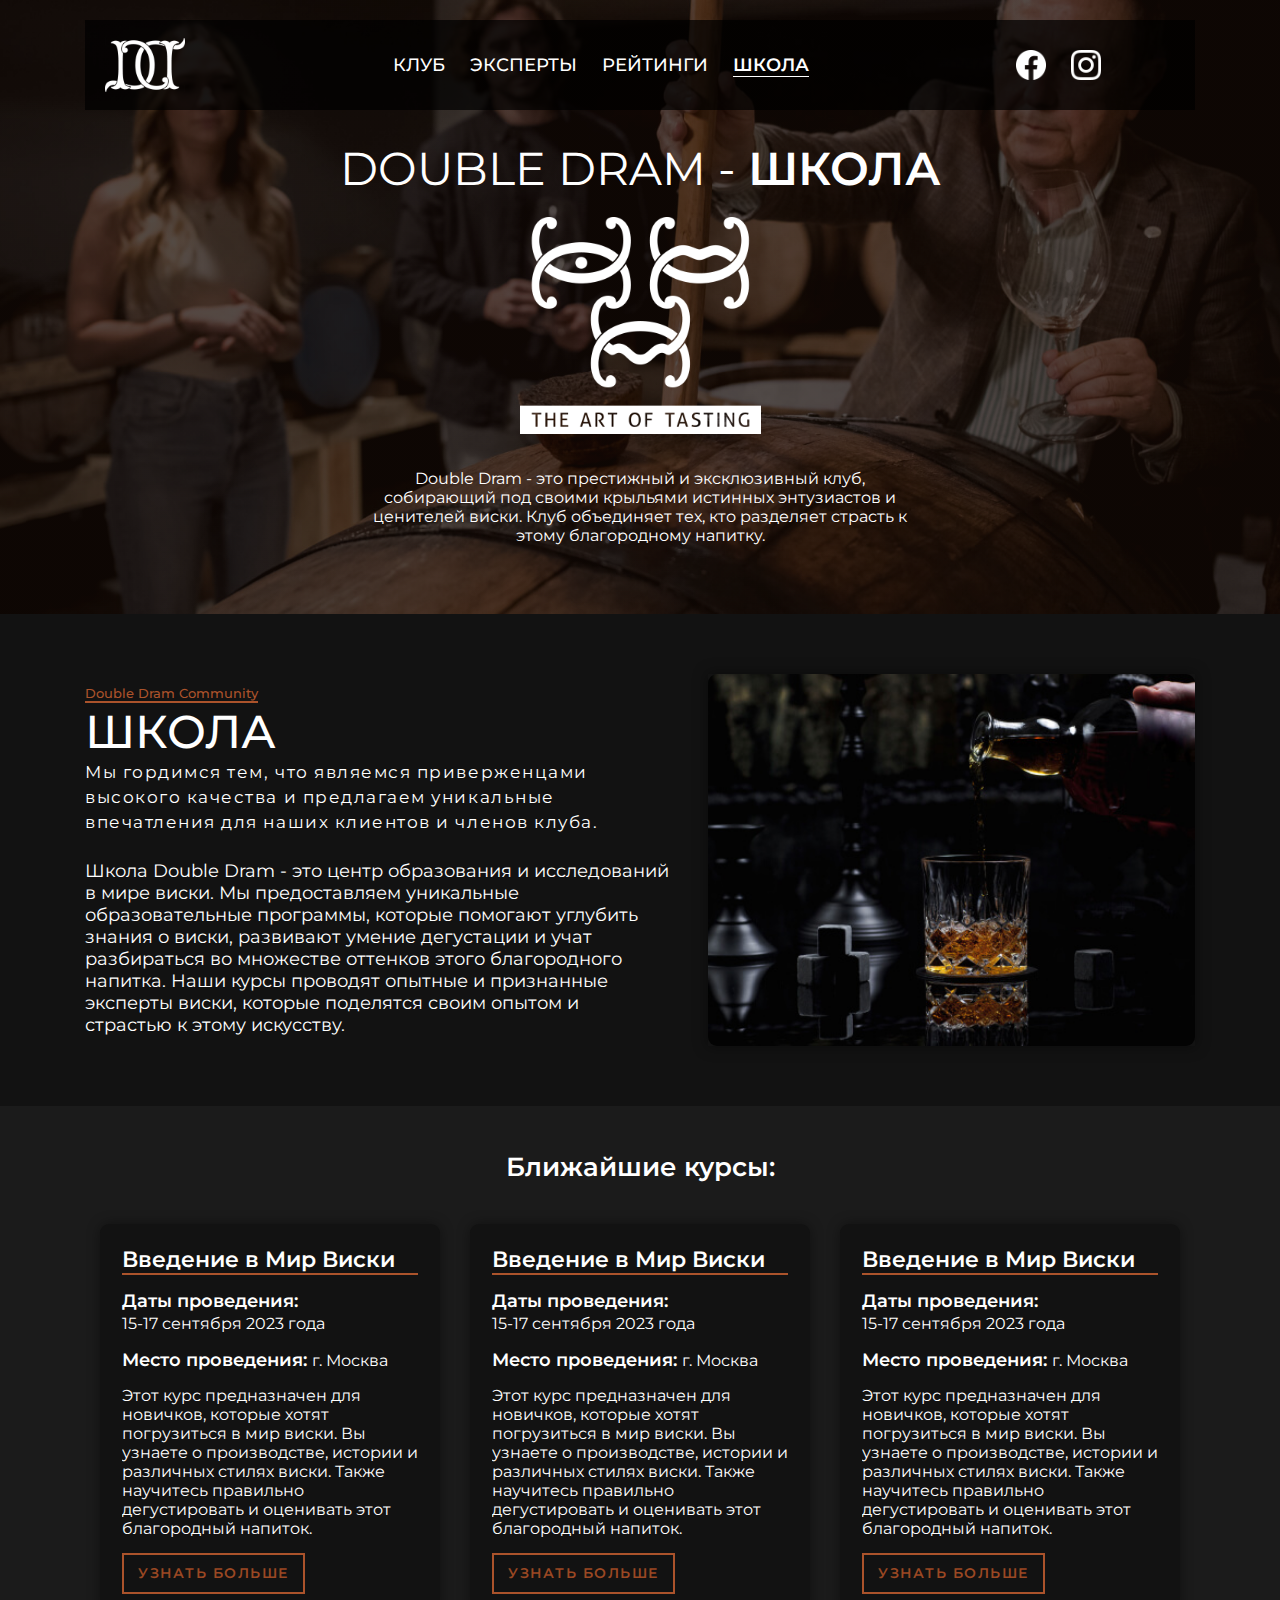
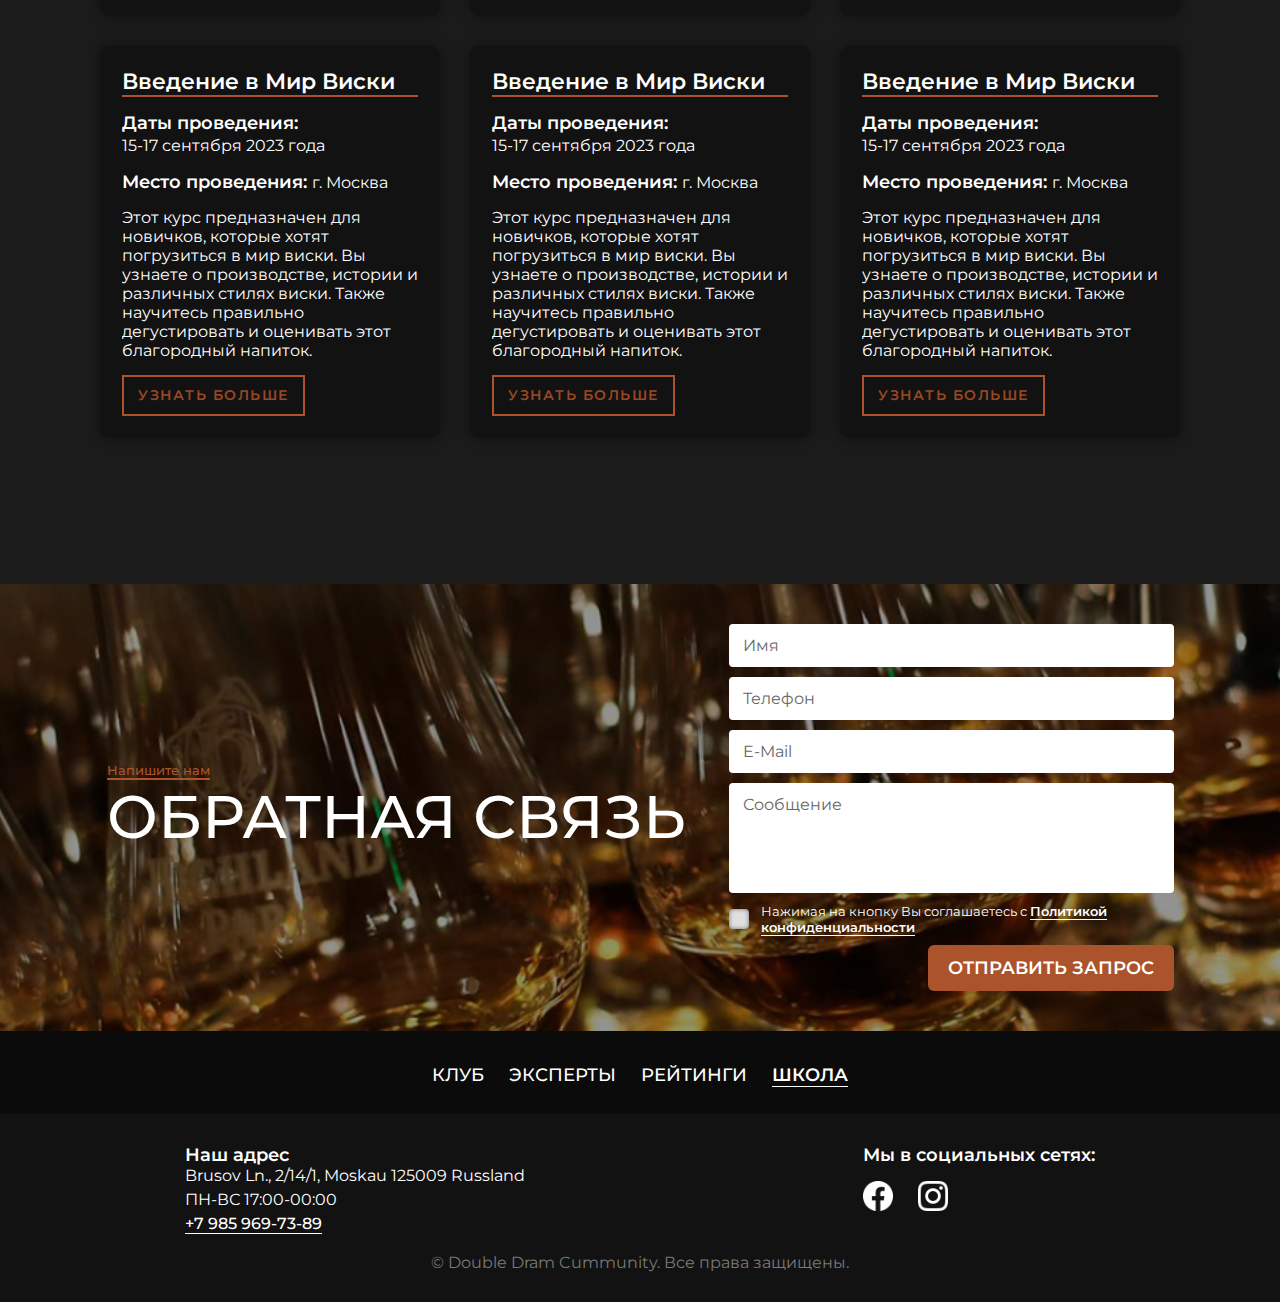
<file: school.html>
<!DOCTYPE html>
<html lang="ru">
<head>
    <meta charset="UTF-8">
    <meta name="viewport" content="width=device-width, initial-scale=1.0">
    <title>Double Dram - Школа</title>

    <link rel="stylesheet" href="css/reset.css">
    <link rel="stylesheet" href="css/style.css">
    <link rel="stylesheet" href="css/flexibility.css">

    <link rel="apple-touch-icon" sizes="180x180" href="favicons/apple-touch-icon.png">
    <link rel="icon" type="image/png" sizes="32x32" href="favicons/favicon-32x32.png">
    <link rel="icon" type="image/png" sizes="16x16" href="favicons/favicon-16x16.png">
    <link rel="manifest" href="favicons/site.webmanifest">
    <link rel="mask-icon" href="favicons/safari-pinned-tab.svg" color="#41160a">
    <meta name="msapplication-TileColor" content="#41160a">
    <meta name="theme-color" content="#000000">
</head>
<body>
    <!-- Начало кода кнопки скролла  -->
    <button class="scroll-to-top-btn" title="Прокрутить вверх"><img src="img/icons/arrow-to-scroll.svg" alt="Прокрутить вверх"></button>
    <!-- Конец кода кнопки скролла  -->
    <!-- Начало кода меню  -->
    <div class="menu-mobile">
        <div class="menu-mobile__close-btn"><img src="img/icons/close-icon.svg" alt="Закрыть"></div>
        <div class="menu-mobile__wrap">
            <nav class="header-menu">
                <ul class="header-menu__list">
                    <li class="header-menu__list__item">
                        <a href="about-club.html" class="header-menu__list__item__link">Клуб</a>
                    </li>
                    <li class="header-menu__list__item">
                        <a href="experts.html" class="header-menu__list__item__link">Эксперты</a>
                    </li>
                    <li class="header-menu__list__item">
                        <a href="ratings.html" class="header-menu__list__item__link">Рейтинги</a>
                    </li>
                    <li class="header-menu__list__item">
                        <a href="school.html" class="header-menu__list__item__link active">Школа</a>
                    </li>
                </ul>
            </nav>
            <div class="social-block">
                <a href="#" class="social-block__link"><img src="img/icons/facebook.svg" alt="facebook" class="social-block__link__img"></a>
                <a href="#" class="social-block__link"><img src="img/icons/inst.svg" alt="instagram" class="social-block__link__img"></a>
            </div>
        </div>
    </div>
    <!-- Конец кода меню  -->
    <header class="header-other" style="background: #301405 url('/img/bg/header-bg-school.jpg') no-repeat center / cover;">
        <div class="container header-container">
            <div class="header-nav">
                <a href="index.html" class="logo-link">
                    <img src="img/icons/logo-min.svg" alt="Double Dram" class="logo">
                </a>
                <nav class="header-menu header-menu_main">
                    <ul class="header-menu__list">
                        <li class="header-menu__list__item">
                            <a href="about-club.html" class="header-menu__list__item__link">Клуб</a>
                        </li>
                        <li class="header-menu__list__item">
                            <a href="experts.html" class="header-menu__list__item__link">Эксперты</a>
                        </li>
                        <li class="header-menu__list__item">
                            <a href="ratings.html" class="header-menu__list__item__link">Рейтинги</a>
                        </li>
                        <li class="header-menu__list__item">
                            <a href="school.html" class="header-menu__list__item__link active">Школа</a>
                        </li>
                    </ul>
                </nav>
                <div class="social-block social-block_main">
                    <a href="#" class="social-block__link"><img src="img/icons/facebook.svg" alt="facebook" class="social-block__link__img"></a>
                    <a href="#" class="social-block__link"><img src="img/icons/inst.svg" alt="instagram" class="social-block__link__img"></a>
                </div>
                <div href="#" class="mobile-menu__btn">
                    <img src="img/icons/menu-icon.svg" alt="menu">
                </div>
            </div>
            <div class="header-offer">
                <h1 class="header-offer__title header-offer__title_other header-offer__title_other_main">Double Dram - <span>Школа</span></h1>
                <img src="img/icons/logo-main.svg" alt="Double Dram" class="header-offer__logo">
                <p class="header-offer__desc">Double Dram - это престижный и эксклюзивный клуб, собирающий под своими крыльями истинных энтузиастов и ценителей виски. Клуб объединяет тех, кто разделяет страсть к этому благородному напитку.</p>
            </div>
        </div>
    </header>
    <section class="school">
        <div class="container">
            <div class="school-wrap">
                <div class="school-wrap__info">
                    <div class="section-title-block section-title-block_align-left">
                        <span class="section-title-block__subtitle">Double Dram Community</span>
                        <h2 class="section-title-block__title">ШКОЛА</h2>
                    </div>
                    <div class="about-club__desc-block about-club__desc-block__school">
                        <p class="about-club__desc-block__desc">Мы гордимся тем, что являемся приверженцами высокого качества и предлагаем уникальные впечатления для наших клиентов и членов клуба.</p>
                    </div>
                    <p class="school-wrap__info__desc">Школа Double Dram - это центр образования и исследований в мире виски. Мы предоставляем уникальные образовательные программы, которые помогают углубить знания о виски, развивают умение дегустации и учат разбираться во множестве оттенков этого благородного напитка. Наши курсы проводят опытные и признанные эксперты виски, которые поделятся своим опытом и страстью к этому искусству.</p>
                </div>
                <div class="school-wrap__img-wrap">
                    <img src="img/school-img.jpg" alt="Школа" class="school-wrap__img-wrap__img">
                </div>
            </div>
        </div>
    </section>
    <div class="modal-window-course">
        <div class="modal-window-course__close-btn"><img src="img/icons/close-icon.svg" alt="Закрыть"></div>
        <div class="modal-window-course__content">
            <div class="modal-window-course__content__item">
                <h3 class="modal-window-course__content__item__title">Записаться на курс</h3>
                <p class="modal-window-course__content__item__desc">С другой стороны реализация намеченных плановых заданий играет важную роль в формировании форм развития. С другой стороны реализация намеченных плановых заданий требуют от нас анализа направлений прогрессивного развития. Не следует, однако забывать, что постоянный количественный рост и сфера нашей активности обеспечивает широкому кругу (специалистов) участие в формировании направлений прогрессивного развития.</p>
            </div>
            <div class="modal-window-course__content__item">
                <form action="#" class="footer-form-wrap__form">
                    <input class="input" type="text" placeholder="Имя" required>
                    <input class="input" type="tel" placeholder="Телефон" required>
                    <input class="input" type="email" placeholder="E-Mail" required>
                    <textarea class="input textarea" name="message" id="message" placeholder="Сообщение"></textarea>
                    <label class="checkbox-wrap">
                        <input type="checkbox" name="policy-active" class="checkbox" required>
                        <span class="custom-checkbox"></span>
                        <p class="checkbox-text">Нажимая на кнопку Вы соглашаетесь с <strong><a href="#">Политикой конфиденциальности</a></strong></p>
                    </label>
                    <button class="form-btn">отправить запрос</button>
                </form>
            </div>
        </div>
    </div>
    <section class="course">
        <div class="container">
            <h2 class="section__title_two">Ближайшие курсы:</h2>
            <div class="course-wrap">
                <div class="course-wrap__item">
                    <h3 class="course-wrap__item__title">Введение в Мир Виски</h3>
                    <div class="course-wrap__item__date">Даты проведения: <br><span>15-17 сентября 2023 года</span></div>
                    <div class="course-wrap__item__geo">Место проведения: <span>г. Москва</span></div>
                    <p class="course-wrap__item__desc">Этот курс предназначен для новичков, которые хотят погрузиться в мир виски. Вы узнаете о производстве, истории и различных стилях виски. Также научитесь правильно дегустировать и оценивать этот благородный напиток.</p>
                    <button class="course-wrap__item__btn btn">Узнать больше</button>
                </div>
                <div class="course-wrap__item">
                    <h3 class="course-wrap__item__title">Введение в Мир Виски</h3>
                    <div class="course-wrap__item__date">Даты проведения: <br><span>15-17 сентября 2023 года</span></div>
                    <div class="course-wrap__item__geo">Место проведения: <span>г. Москва</span></div>
                    <p class="course-wrap__item__desc">Этот курс предназначен для новичков, которые хотят погрузиться в мир виски. Вы узнаете о производстве, истории и различных стилях виски. Также научитесь правильно дегустировать и оценивать этот благородный напиток.</p>
                    <button class="course-wrap__item__btn btn">Узнать больше</button>
                </div>
                <div class="course-wrap__item">
                    <h3 class="course-wrap__item__title">Введение в Мир Виски</h3>
                    <div class="course-wrap__item__date">Даты проведения: <br><span>15-17 сентября 2023 года</span></div>
                    <div class="course-wrap__item__geo">Место проведения: <span>г. Москва</span></div>
                    <p class="course-wrap__item__desc">Этот курс предназначен для новичков, которые хотят погрузиться в мир виски. Вы узнаете о производстве, истории и различных стилях виски. Также научитесь правильно дегустировать и оценивать этот благородный напиток.</p>
                    <button class="course-wrap__item__btn btn">Узнать больше</button>
                </div>
                <div class="course-wrap__item">
                    <h3 class="course-wrap__item__title">Введение в Мир Виски</h3>
                    <div class="course-wrap__item__date">Даты проведения: <br><span>15-17 сентября 2023 года</span></div>
                    <div class="course-wrap__item__geo">Место проведения: <span>г. Москва</span></div>
                    <p class="course-wrap__item__desc">Этот курс предназначен для новичков, которые хотят погрузиться в мир виски. Вы узнаете о производстве, истории и различных стилях виски. Также научитесь правильно дегустировать и оценивать этот благородный напиток.</p>
                    <button class="course-wrap__item__btn btn">Узнать больше</button>
                </div>
                <div class="course-wrap__item">
                    <h3 class="course-wrap__item__title">Введение в Мир Виски</h3>
                    <div class="course-wrap__item__date">Даты проведения: <br><span>15-17 сентября 2023 года</span></div>
                    <div class="course-wrap__item__geo">Место проведения: <span>г. Москва</span></div>
                    <p class="course-wrap__item__desc">Этот курс предназначен для новичков, которые хотят погрузиться в мир виски. Вы узнаете о производстве, истории и различных стилях виски. Также научитесь правильно дегустировать и оценивать этот благородный напиток.</p>
                    <button class="course-wrap__item__btn btn">Узнать больше</button>
                </div>
                <div class="course-wrap__item">
                    <h3 class="course-wrap__item__title">Введение в Мир Виски</h3>
                    <div class="course-wrap__item__date">Даты проведения: <br><span>15-17 сентября 2023 года</span></div>
                    <div class="course-wrap__item__geo">Место проведения: <span>г. Москва</span></div>
                    <p class="course-wrap__item__desc">Этот курс предназначен для новичков, которые хотят погрузиться в мир виски. Вы узнаете о производстве, истории и различных стилях виски. Также научитесь правильно дегустировать и оценивать этот благородный напиток.</p>
                    <button class="course-wrap__item__btn btn">Узнать больше</button>
                </div>
            </div>
        </div>
    </section>

    <footer class="footer">
        <div class="footer-main">
            <div class="container">
                <div class="footer-wrap">
                    <div class="section-title-block section-title-block_align-left">
                        <span class="section-title-block__subtitle">Напишите нам</span>
                        <h2 class="section-title-block__title footer_title">ОБРАТНАЯ СВЯЗЬ</h2>
                    </div>
                    <div class="footer-form-wrap">
                        <form action="#" class="footer-form-wrap__form">
                            <input class="input" type="text" placeholder="Имя" required>
                            <input class="input" type="tel" placeholder="Телефон" required>
                            <input class="input" type="email" placeholder="E-Mail" required>
                            <textarea class="input textarea" name="message" id="message" placeholder="Сообщение"></textarea>
                            <label class="checkbox-wrap">
                                <input type="checkbox" name="policy-active" class="checkbox" required>
                                <span class="custom-checkbox custom-checkbox_light"></span>
                                <p class="checkbox-text">Нажимая на кнопку Вы соглашаетесь с <strong><a href="#">Политикой конфиденциальности</a></strong></p>
                            </label>
                            <button class="form-btn">отправить запрос</button>
                        </form>
                    </div>
                </div>
            </div>
        </div>
        <div class="footer-middle">
            <div class="container">
                <nav class="footer-menu">
                    <ul class="footer-menu__list">
                        <li class="header-menu__list__item">
                            <a href="about-club.html" class="header-menu__list__item__link">Клуб</a>
                        </li>
                        <li class="header-menu__list__item">
                            <a href="experts.html" class="header-menu__list__item__link">Эксперты</a>
                        </li>
                        <li class="header-menu__list__item">
                            <a href="ratings.html" class="header-menu__list__item__link">Рейтинги</a>
                        </li>
                        <li class="header-menu__list__item">
                            <a href="school.html" class="header-menu__list__item__link active">Школа</a>
                        </li>
                    </ul>
                </nav>
            </div>
        </div>
        <div class="footer-bottom">
            <div class="container">
                <div class="footer-bottom-wrap">
                    <div class="footer-bottom-wrap__item">
                        <h5 class="footer-bottom-wrap__item__title">Наш адрес</h5>
                        <p class="contacts-wrap__info__contacts__adress">Brusov Ln., 2/14/1, Moskau 125009 Russland</p>
                        <p class="contacts-wrap__info__contacts__graphic">ПН-ВС 17:00-00:00</p>
                        <a href="tel:+79859697389" class="contacts-wrap__info__contacts__tel">+7 985 969-73-89</a>
                    </div>
                    <div class="footer-bottom-wrap__item">
                        <h5 class="contacts-wrap__info__social__title footer-bottom-wrap__item__title">Мы в социальных сетях:</h5>
                        <div class="social-block">
                            <a href="#" class="social-block__link"><img src="img/icons/facebook.svg" alt="facebook" class="social-block__link__img"></a>
                            <a href="#" class="social-block__link"><img src="img/icons/inst.svg" alt="instagram" class="social-block__link__img"></a>
                        </div>
                    </div>
                </div>
                <span class="footer-bottom__desc">© Double Dram Cummunity. Все права защищены. </span>
            </div>
        </div>
    </footer>


    <script src="js/jquery-3.7.0.min.js"></script>
    <script src="js/slick.min.js"></script>
    <script src="js/main.js"></script>
</body>
</html>
</file>
<file: css/style.css>
a,body{color:#fff}.header-menu__list a.active,.header-menu__list a:hover{border-bottom:1px solid #fff}.header-other::before,.header-rating::before,.header::before,.slider-about-club .slider__item::before{position:absolute;left:0;right:0;top:0;bottom:0;content:''}.footer-menu__list a,.header-menu__list a{border-bottom:1px solid transparent;text-transform:uppercase}.experts-club_wrap__item__img-block:hover img,.slider__item:hover .slider-about-club__slider__item__link img{transform:scale(1.05)}td,th{padding:10px 11px}.gallery-close,.next,.prev{user-select:none;cursor:pointer}@font-face{font-display:swap;font-family:Montserrat;font-style:normal;font-weight:400;src:url('../fonts/montserrat-v25-cyrillic_latin-regular.woff2') format('woff2')}@font-face{font-display:swap;font-family:Montserrat;font-style:normal;font-weight:500;src:url('../fonts/montserrat-v25-cyrillic_latin-500.woff2') format('woff2')}@font-face{font-display:swap;font-family:Montserrat;font-style:normal;font-weight:600;src:url('../fonts/montserrat-v25-cyrillic_latin-600.woff2') format('woff2')}body{font-family:Montserrat,sans-serif;font-style:normal;font-weight:400;background:#1b1b1b;font-size:18px;cursor:default}::selection{background:#ab532b;color:#fff}::-moz-selection{background:#ab532b;color:#fff}::-webkit-scrollbar{scrollbar-width:thin;scrollbar-color:#A64316 #2b2b2b;width:9px}::-webkit-scrollbar-track{background-color:#2b2b2b}::-webkit-scrollbar-thumb{background-color:#923a11;border-radius:4px}::-webkit-scrollbar-thumb:hover{background-color:#74340f}.container{width:1700px;margin:0 auto}.mobile-menu__btn{display:none}.mobile-menu__btn img{height:50px;width:50px}.menu-mobile__close-btn img{height:40px;width:40px}.menu-mobile{position:fixed;top:0;left:0;transform:translateX(-150%);transition:transform .5s}.menu-mobile.active{transform:translateX(0)}.scroll-to-top-btn{position:fixed;bottom:20px;right:20px;background-color:#923a11;color:#fff;border:none;border-radius:50%;padding:12px;box-shadow:0 2px 5px rgba(0,0,0,.2);cursor:pointer;transition:opacity .3s;opacity:0;z-index:100}.scroll-to-top-btn img{width:24px;height:24px}.header,.header-other{position:relative;padding-top:20px;padding-bottom:60px;min-height:614px;z-index:10}.header::before{width:100%;height:100%;background:linear-gradient(0deg,rgba(171,83,43,.04) 0,rgba(171,83,43,.04) 100%),rgba(0,0,0,.5);z-index:11}.header-other::before,.header-rating::before{width:100%;height:100%;background:linear-gradient(0deg,rgba(171,83,43,.08) 0,rgba(171,83,43,.08) 100%),rgba(0,0,0,.7);z-index:11}.about-experts-container,.header-container{position:relative;z-index:12}.header-nav{background:rgba(0,0,0,.7);padding:5px 20px;display:flex;justify-content:space-between;align-items:center}.news,.skills{background:#121212}.logo{width:80px;height:80px;object-fit:contain;pointer-events:none}.footer-menu__list,.header-menu__list{display:flex;gap:25px;align-items:center}.header-menu__list a{font-size:18px;font-weight:500;transition:border-bottom .2s}.header-menu__list a.active{font-weight:600}.social-block{display:flex;gap:25px;align-items:center;margin-right:74px}.social-block__link__img{width:30px;height:30px;object-fit:contain;transition:transform .2s}.social-block__link__img:hover{transform:translateY(-2px)}.header-offer{display:flex;flex-direction:column;justify-content:space-between;align-items:center;margin-top:30px}.header-offer__title{font-size:54px;font-weight:400;text-transform:uppercase;margin-bottom:20px}.header-offer__logo{margin-bottom:35px;pointer-events:none;width:241px;height:217px;object-fit:contain}.header-offer__desc{text-align:center;font-size:16px;font-weight:400;line-height:normal;width:534px}.skills{padding:50px}.skills-wrap{display:flex;justify-content:space-around;align-items:center}.skills-wrap__item{display:flex;justify-content:space-between;align-items:center;gap:10px;width:300px}.skills-wrap__item__img{width:70px;height:64px;object-fit:contain;pointer-events:none}.skills-wrap__item__content__title{font-size:18px;font-weight:600}.skills-wrap__item__content__desc{font-size:16px}.about-club{padding-top:57px;padding-bottom:65px}.about-club-wrap{display:flex;justify-content:space-between;align-items:center;min-width:0}.about-club-wrap__info{width:722px}.section-title-block{display:flex;flex-direction:column;align-items:center;justify-content:center}.section-title-block_align-left{display:flex;flex-direction:column!important;align-items:flex-start!important;justify-content:center!important}.section-title-block__subtitle{color:#ab532b;font-size:13px;font-weight:500;border-bottom:2px solid #ab532b;display:block}.section-title-block__title{color:#fff;font-size:46px;font-weight:500;text-transform:uppercase}.about-club__desc-block p,.btn{font-size:17px;line-height:1.5625rem;letter-spacing:.09563rem}.about-club__desc-block{width:100%}.about-club__desc-block p{width:100%;color:#fff}.btn{display:inline-block;color:#9a4823;font-weight:600;border:2px solid #ab532b;padding:9px 20px;transition:color .2s;text-transform:uppercase}.footer-menu__list a.active,.footer-menu__list a:hover{border-bottom:1px solid #fff}.btn:hover{border:2px solid #d4591f;color:#d4591f}.about-club__desc-block__btn{margin-top:20px}.slider-about-club{position:relative;width:740px;min-width:0;margin-right:40px}.slider-about-club .slider__item{position:relative;border:0;outline:0;width:330px;height:412px;margin:0 10px;border-radius:9px;overflow:hidden;box-shadow:0 0 21px 12px rgba(0,0,0,.6) inset,0 0 13px 0 rgba(0,0,0,.4)}.slider-about-club .slider__item::before{height:100%;width:100%;background:rgba(0,0,0,.35);z-index:10;pointer-events:none}.slider-about-club .slider__item img{width:100%;height:100%;object-fit:cover;position:relative;z-index:9;transition:transform .4s}.slider-about-club_slider__item__title{position:absolute;bottom:10px;left:16px;z-index:11;font-size:26px;font-weight:600;text-transform:uppercase}.slider-about-club__slider__item__link{display:block;height:100%;width:100%}.slick-list{overflow:hidden!important}.slick-track{display:flex;align-items:flex-start}.slick-arrow{position:absolute;top:50%;margin:-22.5px 0 0;z-index:10;font-size:0;width:36px;height:45px}.skills-slider .slick-prev,.slider-about-club .slick-prev{background:url('../img/icons/arrow-left-sm.svg') 0 0/100% no-repeat;left:-35px}.skills-slider .slick-next,.slider-about-club .slick-next{background:url('../img/icons/arrow-right-sm.svg') 0 0/100% no-repeat;right:-35px}.news{padding-top:45px;padding-bottom:45px}.news-wrap__info{width:900px}.news-wrap__info__desc{font-size:17px;font-weight:400}.news-block{display:flex;justify-content:space-around;align-items:center;margin-top:30px;flex-wrap:wrap}.news-block__item{margin-bottom:20px;border-radius:9px;background:#1b1b1b;padding:15px;min-width:740px;min-height:228px;height:auto;display:flex;justify-content:space-between;align-items:center}.news-block__item__info__desc,.news-block__item__info__title{display:-webkit-box;-webkit-box-orient:vertical;text-overflow:ellipsis;overflow:hidden}.news-block__item__info{width:487px}.news-block__item__info__title{font-size:18px;font-weight:600;width:100%;margin-bottom:5px;-webkit-line-clamp:3}.news-block__item__info__desc{font-size:14px;font-weight:400;line-height:109.3%;margin-bottom:20px;-webkit-line-clamp:5}.news-block__item__info__btn{font-size:13px;padding:5px 15px}.news-block__item__img-block{border-radius:100%;overflow:hidden;width:170px;height:170px}.news-block__item__img-block img{width:100%;height:100%;object-fit:cover}.load-more-news{display:flex;justify-content:center;cursor:pointer;margin-top:20px}.load-more-news span{position:relative;padding-left:20px;color:#7b7b7b;font-size:16px;font-weight:500;transition:color .2s}.load-more-news span:hover{color:#919191}.load-more-news span::before{position:absolute;content:'';top:3px;left:0;background:url('../img/icons/load-more-icon.svg') 0 0/100% no-repeat;width:13px;height:13px}.events{padding-top:85px;padding-bottom:80px;background:url('../img/bg/events-bg.jpg') center/cover no-repeat #2b2b2b}.events-block__info__desc-block{width:900px;font-weight:400;font-size:17px}.events-block{display:flex;justify-content:space-between;flex-wrap:wrap;align-items:flex-start;margin-top:50px;padding:0 100px}.events-block__item__desc,.events-block__item__title{display:-webkit-box;-webkit-box-orient:vertical;text-overflow:ellipsis;overflow:hidden}.events-block__item{width:255px}.events-block__item__numbers{color:#a64316;font-size:42px;font-weight:600}.events-block__item__numbers span{color:#797979}.events-block__item__title{font-size:18px;font-weight:600;-webkit-line-clamp:3}.events-block__item__subtitle{font-size:16px;font-weight:400}.events-block__item__desc{margin-top:8px;font-size:14px;font-weight:400;-webkit-line-clamp:9}.events-block__btn{margin-top:35px}.gallery_index{padding-bottom:79px}.gallery-block{display:flex;justify-content:space-between;flex-wrap:wrap}.gallery__item{display:block;width:50%;min-height:406px;height:406px;position:relative;overflow:hidden}.gallery__item__link{display:block;height:100%;width:100%;position:relative;z-index:11}.gallery__item__link img{width:100%;height:100%;object-fit:cover;z-index:9;transition:transform .3s}.gallery__item__link::before{content:'';position:absolute;top:0;left:0;bottom:0;right:0;width:100%;height:100%;background:rgba(0,0,0,.35);z-index:12}.gallery__item__subtitle{position:absolute;top:20px;left:20px;font-size:16px;font-weight:500;z-index:12}.gallery__item__title{position:absolute;bottom:40px;left:20px;font-size:26px;font-weight:600;z-index:12}.gallery__item__date{position:absolute;left:20px;bottom:20px;font-size:16px;font-weight:500;z-index:12}.gallery__item:hover .gallery__item__link img{transform:scale(1.02)}.contacts{background:#121212;padding-top:49px;padding-bottom:102px}.contacts-wrap{display:flex;justify-content:flex-start;align-items:center;margin-top:20px}.contacts-wrap__map{width:865px!important;height:400px!important;background-color:#ab532b}.contacts-wrap__info{margin-left:40px}.contacts-wrap__info__subtitle{font-size:17px;font-weight:400;margin-bottom:7px}.contacts-wrap__info__title{font-size:24px;font-weight:600;margin-bottom:27px}.contacts-wrap__info__social{font-size:18px;font-weight:500;margin-top:115px}.contacts-wrap__info__social__title{font-size:18px;font-weight:500;margin-bottom:15px}.contacts-wrap__info__contacts__adress,.contacts-wrap__info__contacts__graphic,.contacts-wrap__info__contacts__tel{margin-bottom:5px}.contacts-wrap__info__contacts__tel{font-weight:500;border-bottom:1px solid #fff;transition:color .2s}.contacts-wrap__info__contacts__tel:hover,.to-back-experts-link:hover{color:#ccc}.footer-main{background:url('../img/bg/footer-bg.jpg') center/cover no-repeat #b98800;padding:40px 0;position:relative}.footer-main::before{position:absolute;content:'';top:0;left:0;right:0;bottom:0;width:100%;height:100%;background:#00000052;z-index:10}.footer-wrap{display:flex;justify-content:space-around;align-items:center;position:relative;z-index:11}.footer-menu__list a{font-size:18px;font-weight:500;transition:border-bottom .2s}.footer-menu__list a.active{font-weight:600}.footer_title{font-size:60px}.footer-form-wrap{width:445px}.footer-form-wrap__form{width:100%;display:flex;justify-content:flex-end;align-items:center;flex-wrap:wrap}.input{width:100%;color:#000;font-size:16px;font-weight:400;padding:12px 14px;background:#fff;margin-bottom:10px;border-radius:4px}.textarea{min-height:110px;resize:none}.textarea::-webkit-scrollbar-track{background-color:#aaa}.textarea::-webkit-scrollbar-thumb{background-color:#3d3d3d;border-radius:4px}.textarea::-webkit-scrollbar-thumb:hover{background-color:#272727}.input::placeholder{color:#676767}.form-btn{color:#fff;background:#ab532b;font-size:18px;font-weight:600;text-transform:uppercase;padding:12px 20px;transition:background .2s;border-radius:6px}.form-btn:hover{background:#964620}.footer-middle{background:#0b0b0b;padding-top:33px;padding-bottom:28px}.footer-bottom{background:#121212;padding:30px 0}.footer-bottom-wrap{display:flex;justify-content:space-between;align-items:flex-start;padding:0 100px}.footer-bottom-wrap__item__title{font-size:18px!important;font-weight:600}.footer-bottom-wrap__item{font-size:16px}.footer-menu{display:flex;gap:25px;align-items:center;justify-content:center}.footer-bottom__desc{color:#797979;font-size:16px;font-weight:400;margin-top:20px;display:flex;justify-content:center}.header-offer__title span{font-weight:600}.school{background:#121212;padding:60px 0}.school-wrap{display:flex;justify-content:space-between;align-items:center}.school-wrap__info{width:935px}.about-club__desc-block__school{width:622px;margin-bottom:25px}.school-wrap__info__desc{width:100%}.school-wrap__img-wrap{width:647px;height:372px;box-shadow:0 0 13px 1px rgba(0,0,0,.4)}.school-wrap__img-wrap img{width:100%;height:100%;object-fit:cover;border-radius:9px}.course{background:#1b1b1b;padding-top:45px;padding-bottom:131px}.section__title_two{font-size:26px;font-weight:600;display:flex;justify-content:center}.course-wrap{display:flex;justify-content:flex-start;align-items:flex-start;flex-wrap:wrap;margin-top:26px}.course-wrap__item__desc,.course-wrap__item__title{margin-bottom:15px;display:-webkit-box;-webkit-box-orient:vertical;overflow:hidden;text-overflow:ellipsis}.course-wrap__item{width:395px;margin:15px;padding:22px;border-radius:9px;background:#121212;box-shadow:0 0 13px 0 rgba(0,0,0,.4)}.course-wrap__item__title{font-size:22px;font-weight:600;border-bottom:2px solid #ab532b;-webkit-line-clamp:2}.course-wrap__item__date,.course-wrap__item__geo{font-size:18px;font-weight:600;margin-bottom:15px}.course-wrap__item__date span,.course-wrap__item__geo span{font-size:16px;font-weight:400;margin-top:5px}.course-wrap__item__desc{font-size:16px;font-weight:400;-webkit-line-clamp:9}.course-wrap__item__btn{font-size:14px;padding:6px 14px}.modal-window-course{position:fixed;background:#000000c4;width:100%;height:100%;top:0;left:0;right:0;bottom:0;opacity:0;visibility:hidden;transition:.2s;z-index:90;padding-top:200px;padding-bottom:200px;overflow-y:auto}.modal-window-course.active{opacity:1;visibility:visible;z-index:90}.modal-window-course__content{top:50%;left:50%;width:1200px;min-height:400px;transform:translate(-50%,-100%);position:relative;z-index:601;border-radius:12px;background:#1b1b1b;box-shadow:0 0 13px 1px rgba(0,0,0,.4);transition:.2s;display:flex;justify-content:space-between;align-items:center;padding:40px 30px}.about_festival__wrap__item,.experts-club_wrap__item,.history-festival-wrap__item,.rating-form-block-wrap,.ratings-about_wrap__img-block img,.skills-slider .slider__item{box-shadow:0 0 13px 0 rgba(0,0,0,.4)}.modal-window-course__content.active{transform:translate(-50%,-50%)}.modal-window-course__close-btn img{height:40px;width:40px;top:35px;right:35px;position:absolute;cursor:pointer;z-index:1000}.header-offer__title_other{width:800px;text-align:center}.modal-window-course__content__item{width:45%}.modal-window-course__content__item__title{font-size:32px;font-weight:600;text-transform:uppercase;margin-bottom:8px}.modal-window-course__content__item__desc{font-size:17px;font-weight:400}.about_about-club,.about_festival,.history-festival{padding:60px 0}.history-festival-wrap{display:flex;justify-content:center;align-items:center;flex-wrap:wrap;margin-top:35px}.section-title-block__desc{width:420px;text-align:center;font-size:17px}.history-festival-wrap__item{display:flex;justify-content:space-between;align-items:center;width:90%;border-radius:9px;background:#121212;padding:22px;margin-bottom:20px}.history-festival-wrap__item__common{width:360px}.history-festival-wrap__item__desc{width:1050px}.history-festival-wrap__item__common__title{font-size:20px;font-weight:600;border-bottom:2px solid #a64316;margin-bottom:15px;display:inline-block}.history-festival-wrap__item__desc__content,.history-festival-wrap__item__desc__content_about p{width:100%;display:-webkit-box;-webkit-box-orient:vertical;text-overflow:ellipsis;overflow:hidden}.history-festival-wrap__item__common_h2-title,.history-festival-wrap__item__desc__title{font-size:18px;font-weight:600;margin-bottom:15px}.history-festival-wrap__item__common_h2-title span{font-size:16px;font-weight:400;margin-top:5px}.history-festival-wrap__item__desc__content{font-size:16px;-webkit-line-clamp:7}.about_about-club__wrap{display:flex;justify-content:space-between;align-items:flex-start;margin-top:55px}.about_about-club__wrap__item{width:50%;padding:0 15px;font-size:16px;line-height:1.5625rem;letter-spacing:.09563rem}.about_about-club__wrap__item p{width:100%;margin-bottom:25px}.about_festival__wrap{display:flex;justify-content:center;align-items:flex-start;flex-wrap:wrap;margin-top:55px}.about_festival__wrap__item{border-radius:9px;background:#121212;width:45%;padding:22px;margin:15px}.history-festival-wrap__item__desc__content_about p{font-size:16px;-webkit-line-clamp:4}.look-more{display:flex;justify-content:center;margin:20px 0}.history-festival-wrap__item_btn_about{display:inline-block;color:#a64316!important;font-size:11px!important;font-weight:600!important;border:2px solid #a64316!important;padding:7px 15px!important;transition:border .2s;margin-top:15px}.history-festival-wrap__item_btn_about:hover{color:#c74e16!important;border:2px solid #c74e16!important}.look-more__btn{display:inline-block;color:#a64316;font-size:16px;font-weight:600;border:2px solid #a64316;padding:12px 24px;transition:border .2s}.look-more__btn:hover{color:#c74e16;border:2px solid #c74e16}.header-release{background:#000}.header-nav_release{background:0 0}.release{padding-top:80px;padding-bottom:120px}.release_wrap{display:flex;justify-content:space-around;align-items:flex-start;flex-wrap:wrap}.release_wrap__img-block{width:605px}.release_wrap__img-block__title{text-transform:uppercase;width:100%;border-bottom:2px solid #a64316;font-size:32px;font-weight:600;margin-bottom:45px;display:-webkit-box;-webkit-line-clamp:3;-webkit-box-orient:vertical;overflow:hidden;text-overflow:ellipsis}.release_wrap__info{width:800px;margin-top:60px}.release_wrap__info__title{font-size:24px;font-weight:600;margin-bottom:30px}.expert-section__wrap,.release_wrap__info_wrap{display:flex;justify-content:flex-start;align-items:flex-start}.release_wrap__info_wrap__taxonomy-wrap{margin:0 35px;width:252px}.release_wrap__info_wrap__taxonomy-wrap:first-child{margin-left:0}.release_wrap__info_wrap__taxonomy{position:relative;color:#fff;font-size:18px;font-weight:600;padding-left:28px;margin-bottom:20px}.release_wrap__info_wrap__taxonomy span{color:#ab532b;font-size:17px;font-weight:400}.taxonomy__icon::before{content:'';position:absolute;left:0;top:0;width:24px;height:24px}.category::before{background:url('../img/icons/taxonomy-icons/categories.svg') 0 0/100% no-repeat}.distilleries::before{background:url('../img/icons/taxonomy-icons/distilleries.svg') 0 0/100% no-repeat}.botler::before{background:url('../img/icons/taxonomy-icons/botler.svg') 0 0/100% no-repeat}.number-seria::before{background:url('../img/icons/taxonomy-icons/number-seria.svg') 0 0/100% no-repeat}.vintage::before{background:url('../img/icons/taxonomy-icons/vintage.svg') 0 0/100% no-repeat}.year::before{background:url('../img/icons/taxonomy-icons/year.svg') 0 0/100% no-repeat}.barrel::before{background:url('../img/icons/taxonomy-icons/barrel.svg') 0 0/100% no-repeat}.number-bottles-series::before{background:url('../img/icons/taxonomy-icons/number-bottles-series.svg') 0 0/100% no-repeat}.degree::before{background:url('../img/icons/taxonomy-icons/degree.svg') 0 0/100% no-repeat}.volume::before{background:url('../img/icons/taxonomy-icons/volume.svg') 0 0/100% no-repeat}.bar-code::before{background:url('../img/icons/taxonomy-icons/bar-code.svg') 0 0/100% no-repeat}.work::before{background:url('../img/icons/taxonomy-icons/work.svg') 0 0/100% no-repeat}.brand-raiting{width:162px;height:162px;border:2px solid #fff;display:flex;justify-content:center;align-items:center;flex-direction:column}.brand-raiting .brand-raiting__title{color:#ab532b;font-size:17px;font-weight:600;text-align:center}.brand-raiting .brand-raiting__subtitle{color:#fff;text-align:center;font-size:17px;font-weight:600;margin-top:-19px;margin-bottom:6px}.brand-raiting .brand-raiting__number{color:#fff;font-size:45px;font-weight:600}.release__desc{width:100%;margin-top:20px}.release__desc p{color:#fff;font-size:18px;margin-bottom:25px}.ratings-about{padding-top:63px;padding-bottom:70px;background:#121212}.ratings-about_wrap{display:flex;justify-content:space-between;align-items:center;margin-top:35px;padding:0 20px}.ratings-about_wrap__info{width:770px}.ratings-about_wrap__info__title{width:100%;font-size:26px;font-weight:600;letter-spacing:-.78px;margin-bottom:15px}.ratings-about_wrap__info__desc{width:100%;font-size:16px;font-weight:400}.ratings-about_wrap__img-block{width:675px;height:341px}.ratings-about_wrap__img-block img{width:100%;height:100%;object-fit:cover;border-radius:9px}.skills-rating{padding-top:26px;padding-bottom:90px;background:#1b1b1b}.skills-rating__title{display:flex;justify-content:center;font-size:26px;font-weight:600;letter-spacing:-.78px;margin-bottom:30px}.skills-slider{min-width:0;position:relative;width:100%}.skills-slider .slider__item{padding:16px;width:350px;display:flex;flex-direction:column;justify-content:center;align-items:center;min-width:0;border-radius:9px;background:#121212;position:relative;border:0;outline:0;margin:0 10px}.skills-slider__item__content__title{font-size:17px;font-weight:600;letter-spacing:-.51px;text-align:center;margin-bottom:12px}.skills-slider__item__content__desc{text-align:center;font-size:13px;letter-spacing:-.3px}.skills-slider__item__img{width:52px;height:48px;margin-bottom:12px}.rating-types{background:linear-gradient(0deg,rgba(0,0,0,.94) 0,rgba(0,0,0,.94) 100%),#a64316;padding-top:80px;padding-bottom:20px}.rating-types_wrap{display:flex;justify-content:space-around;align-items:center;margin-bottom:100px}.rating-types_wrap:nth-child(2),.rating-types_wrap:nth-child(4){flex-direction:row-reverse}.rating-types_wrap__img img{width:473px;height:249px;object-fit:contain;pointer-events:none}.rating-types_wrap__info{display:flex;flex-wrap:wrap;justify-content:flex-start;align-content:center;width:570px}.rating__title{display:inline-block;width:100%;text-align:center;font-size:42px;font-weight:500;line-height:2.9rem;margin-top:7px}.rating__desc{width:468px;text-align:center;font-size:17px;margin:16px auto 20px}.td-a-l,th{text-align:start}.rating__btn{margin:0 auto}.experts-club{padding:70px 0}.experts-club_wrap__block{display:flex;justify-content:center}.experts-club_wrap_container{display:flex;justify-content:center;flex-direction:column;align-items:center;margin-top:60px}.other-experts__title{margin-right:auto;margin-left:182px}.experts-club_wrap{display:flex;justify-content:flex-start;flex-wrap:wrap;margin:0 auto;max-width:100%}.experts-club_wrap__item{overflow:hidden;width:310px;border-radius:9px;margin:0 15px 30px;background:#121212}.experts-club_wrap__item__img-block{display:block;width:100%;height:272px;overflow:hidden;position:relative}.experts-club_wrap__item__desc,.experts-club_wrap__item__title{display:-webkit-box;-webkit-box-orient:vertical;text-overflow:ellipsis;overflow:hidden}.experts-club_wrap__item__img-block img{width:100%;height:100%;object-fit:cover;transition:transform .3s}.experts-club_wrap__item__content{padding:7px 16px 16px}.experts-club_wrap__item__title{font-size:22px;font-weight:600;letter-spacing:1.53px;border-bottom:3px solid #a64316;margin-bottom:7px;margin-top:7px;-webkit-line-clamp:3}.experts-club_wrap__item__desc{font-size:14px;-webkit-line-clamp:4}.experts-club_wrap__item__category-block{display:flex;justify-content:flex-start;align-items:center;margin-top:10px}.experts-club_wrap__item__category-block__item{position:relative;padding-left:20px;color:#fff;font-size:14px;font-weight:600;margin-right:15px}.experts-club_wrap__item__category-block__item::before{width:16px;height:16px;top:2px}.experts-club_wrap__item__category-block__item span{color:#ab532b;font-size:14px;font-weight:400}.experts-club_wrap__item__ui{display:flex;justify-content:space-between;align-items:center;margin-top:15px}.experts-club_wrap__item__ui__btn{border:1px solid #fff;color:#fff;font-size:14px;font-weight:600;padding:5px 30px;transition:border .2s}.experts-club_wrap__item__ui__btn:hover{color:#ccc;border:1px solid #ccc}.experts-club_wrap__item__ui__rating{width:125px;height:35px}.experts-club_wrap__item__ui__rating img{width:100%;height:100%;object-fit:contain}.about-experts{position:relative;background:url('../img/bg/experts-info-bg.jpg') center/cover no-repeat #74340f;padding-top:80px;padding-bottom:80px}.about-experts::before{position:absolute;content:'';top:0;left:0;bottom:0;right:0;width:100%;height:100%;z-index:10;background:linear-gradient(0deg,rgba(171,83,43,.08) 0,rgba(171,83,43,.08) 100%),rgba(0,0,0,.9)}.about-experts-wrap{display:flex;justify-content:space-between;align-items:flex-start;flex-wrap:wrap;margin-top:40px}.about-experts-wrap__block{width:50%;padding:15px}.about-experts-wrap__block.w100{width:100%!important}.about-experts-wrap__block h5{font-size:22px;width:100%;font-weight:600;line-height:25px;letter-spacing:1.8px}.about-experts-wrap__block p{width:100%;font-size:17px;font-weight:400;line-height:25px;letter-spacing:1.53px}.page-error{padding:240px 0}.page-error_wrap{display:flex;justify-content:center;align-items:center;flex-direction:column;height:100%;width:100%}.page-error__title{font-weight:600;font-size:50px;text-transform:uppercase;color:#fff}.page-error__title span{color:#a53f10}.page-error__subtitle{font-size:18px;margin-top:5px}.home-link{font-size:18px;border-bottom:2px solid #fff;font-weight:500;margin-top:10px;transition:border .2s}.home-link:hover{color:#ccc;border-bottom:2px solid #ccc}.expert-section{padding-top:50px;padding-bottom:70px}.expert-section__wrap__img-block,.expert-section__wrap__img-block__img-wrap{width:590px}.expert-section__wrap__img-block__img-wrap{height:567px}.expert-section__wrap__img-block__img-wrap img{pointer-events:none;object-fit:cover;width:100%;height:100%;border-radius:9px;box-shadow:0 0 13px 0 rgba(0,0,0,.4)}.expert-section__wrap__img-block__title{font-size:34px;font-weight:500;text-transform:uppercase;margin-bottom:20px;display:-webkit-box;-webkit-line-clamp:2;-webkit-box-orient:vertical;overflow:hidden;text-overflow:ellipsis;line-height:3rem}.expert-section__wrap__img-block__title span{font-size:38px;font-weight:500;border-bottom:3px solid #a64316!important;text-transform:none}.expert-section__wrap__info{width:auto;margin-left:60px;margin-top:80px}.expert-section__wrap__info__desc-block{width:100%}.expert-section__wrap__info__title{font-size:28px;font-weight:600;margin-bottom:20px}.expert-section__wrap__info__desc{font-size:18px;margin-top:18px;margin-bottom:18px}.expert-section__wrap__info__rating-block{width:320px;height:40px}.expert-section__wrap__info__rating-block img{width:100%;height:100%;object-fit:contain}.expert-section__wrap__info__desc-block__taxonomy-block{display:flex;justify-content:flex-start;align-items:center;gap:80px}.expert-section__wrap__info__desc-block__taxonomy-block__item{position:relative;color:#fff;font-size:20px;font-weight:600;padding-left:28px}.expert-section__wrap__info__desc-block__taxonomy-block__item span{color:#ab532b;font-size:20px;font-weight:400}.expert-section__btn{padding:13px 32px;font-size:18px}.other-experts{margin-top:120px}.other-experts__title{font-size:26px;font-weight:600;margin-bottom:22px}.to-back-experts-link{color:#fff;display:inline-block;font-size:16px;font-weight:600;text-decoration:underline!important;transition:color .2s;padding-left:34px;position:relative;margin-bottom:40px}.rating-input,.rating-input__btn,.tr-row,td.td-bg-hover{transition:background .2s}.to-back-experts-link::before{content:'';position:absolute;top:1px;left:0;width:28px;height:20px;background:url(../img/icons/arrow-left.svg) 0 0/100% no-repeat}.header-rating{position:relative;padding-top:20px;padding-bottom:60px;min-height:503px;z-index:10}.ratings{padding-top:50px;padding-bottom:103px;background:#121212}.rating-form-block{width:100%;display:flex;justify-content:center;align-items:center;margin-top:48px}.rating-form-block-wrap{display:flex;justify-content:space-between;align-items:center;border-radius:9px;background:#121212;padding:26px 20px;width:100%}.rating-form-block-wrap__form{margin:0 18px;position:relative;width:33%;min-width:356px}.rating-form-block-wrap__form_rus-market{width:100%}.header-offer__title_rus-market{width:838px}.rating-input{color:#abaaaa;font-size:16px;font-weight:400;line-height:normal;padding:15px 72px 15px 20px;border-radius:9px;background:#2b2a2a;width:100%}.gallery-close,.next,.prev,td,th{color:#fff}.rating-input:focus,.rating-input:hover{background:#363434}.rating-input::placeholder{color:#abaaaa}.rating-input__btn{position:absolute;top:0;right:0;height:48.75px;width:52px;border-radius:0 9px 9px 0;background:#ab532b;display:flex;justify-content:center;align-items:center}.rating-input__btn_rus-market{width:122px;justify-content:space-between;font-size:16px;font-weight:600;padding-left:16px;padding-right:16px}.rating-input__btn img{width:24px;height:24px;pointer-events:none}.rating-input__btn:hover{background:#964620}.ratings__title{font-size:26px;font-weight:600;margin-bottom:20px}.ratings-table{width:100%;overflow:hidden;border-radius:9px;background:#232323;filter:drop-shadow(0px 0px 13px rgba(0, 0, 0, .4))}.ratings-table thead,.th-black{background:#9a4823}th{font-size:18px;font-weight:600}.th-light{background:#ab532b}tr{position:relative}td{font-size:16px;font-weight:400;text-align:center}.td-black{background:#232323}.td-light{background:#2a2a2a}.td-bold{font-weight:500}.tr-row:hover td.td-bg-hover{background:#414141}.release-link{position:absolute;width:100%;left:0;top:3.5px;height:100%;display:block;z-index:1;opacity:0}.checkbox:checked+.custom-checkbox::before,.next:hover,.prev:hover,td.td-bg-hover:hover .release-link{opacity:1}.ratings-info-block{padding:75px 0}.ratings-info-block__title{font-size:26px;font-weight:600;margin-bottom:23px}.ratings-info-block__desc{font-size:18px;font-weight:400;margin-bottom:27px}.ratings-info-block__block__title{font-size:22px;font-weight:600}.ratings-info-block__block__desc{font-size:18px;font-weight:400;margin-top:8px}.checkbox-wrap{display:flex;justify-content:flex-start;align-items:center;gap:7px;margin-bottom:10px}.checkbox{width:0;height:0;opacity:0;position:absolute;z-index:-1}.custom-checkbox,.gallery{position:relative;display:inline-block}.custom-checkbox{width:20px;height:20px;background:#1b1b1b;box-shadow:inset 0 0 4px rgba(0,0,0,.521);border-radius:4px;margin-right:5px}.custom-checkbox_light{background:#dfdfdf}.custom-checkbox::before{content:'';display:inline-block;width:15px;height:11px;background:url('../img/icons/checkbox-arrow.svg') center no-repeat;position:absolute;left:50%;top:50%;transform:translate(-50%,-50%);margin-top:1px;transition:.2s;opacity:0}.next::before,.prev::before{content:"";left:50%;transform:translate(-50%,-50%);width:27px;height:19px}.checkbox-text{font-weight:400;font-size:13px;width:88%}.checkbox-text a{color:#fff;border-bottom:1px solid;transition:color .2s}.checkbox-text a:hover{color:#969696}.gallery{width:100%;height:695px!important;overflow:hidden}.main-image-wrap{width:100%;height:600px;border-radius:9px;overflow:hidden;cursor:pointer;box-shadow:0 0 13px 0 rgba(0,0,0,.4)}#mainImage{object-fit:cover;width:100%;height:100%}.fullscreen-container{display:none;position:fixed;top:0;left:0;right:0;bottom:0;background:#111111ee;z-index:9999;overflow:hidden}#fullscreenImage{max-width:100%;max-height:100%;position:absolute;top:50%;left:50%;transform:translate(-50%,-50%);border-radius:9px}.gallery-close{position:absolute;top:45px;right:45px;font-size:0px;background:url('../img/icons/close-icon.svg') center/cover no-repeat;width:45px;height:45px}.next,.next::before,.prev,.prev::before{position:absolute;top:50%}.next,.prev{opacity:.5;height:50px;width:50px;background:#fff;border-radius:50%;overflow:hidden;transform:translateY(-50%)}.prev{left:40px}.prev::before{background:url(../img/icons/arrow-left-fullscreen.svg) center/cover no-repeat}.prev:hover::before{background:url("../img/icons/arrow-left-fullscreen-hover.svg") center/cover no-repeat}.next{right:40px}.next::before{background:url("../img/icons/arrow-right-fullscreen.svg") center/cover no-repeat}.next:hover::before{background:url("../img/icons/arrow-right-fullscreen-hover.svg") center/cover no-repeat}.thumbnails{display:flex;justify-content:flex-start;margin-top:10px;min-width:100%;overflow-x:auto}.thumbnails::-webkit-scrollbar{height:9px}.thumbnails::-webkit-scrollbar-thumb{height:9px}.thumbnail{width:80px;height:80px;margin:0 5px;cursor:pointer;border-radius:6px;object-fit:cover;border:2px solid transparent}.thumbnail:hover{border-color:#a64316}.fullscreen-container.fullscreen-open,.gallery-wrapper.fullscreen-open,body.fullscreen-open,html.fullscreen-open{overflow:hidden}.thumbnail.active{border:2px solid #a64316}
</file>
<file: css/flexibility.css>
@media screen and (max-width:1760px){.container{width:1500px}.news-block__item{min-width:730px}.about-club-wrap__info{width:622px}.school-wrap__info{width:805px}.course-wrap__item{width:470px}}@media screen and (max-width:1550px){.container{width:1300px}.slider-about-club{position:relative;width:610px;min-width:0;margin-right:10px}.about-club-wrap__info{width:598px}.news-block__item__info{width:310px}.news-block__item{min-width:540px}.contacts-wrap__map{width:765px!important}.school-wrap__info{width:605px}.about-club__desc-block__school{width:100%}.school-wrap__img-wrap{width:607px}.course-wrap__item{width:403px}}@media screen and (max-width:1350px){.container{width:1110px}.about-club-wrap__info{width:460px}.events-block{padding:0 20px}.contacts-wrap__map{width:595px!important}}@media screen and (max-width:1162px){.slider-about-club .slick-next{right:-35px}.slider-about-club .slick-prev{left:-35px}.about-club-wrap__info{width:380px}.container{width:940px}.news-wrap__info{width:829px}.news-block__item__img-block{height:140px;width:140px}.news-block__item__info{width:268px}.contacts-wrap__map{width:565px!important}.footer_title{font-size:45px}.slider-about-club{margin-right:0;width:530px}.news-block__item{min-width:451px}}@media screen and (max-width:999px){.container{width:800px}.header-menu__list a{font-size:16px}.social-block{margin-right:0}.about-club__desc-block p,.events-block__info__desc-block,.header-offer__desc,.news-wrap__info__desc,.skills-wrap__item__content__desc{font-size:15px}.events-block__info__desc-block,.news-wrap__info{width:700px}.slider-about-club{width:460px}.about-club-wrap__info{width:330px}.news-block__item{min-width:561px}.news-block__item__img-block{width:170px;height:170px}.news-block__item__info{width:333px}.news-block{justify-content:center}.events-block{padding:0}.gallery__item{min-height:309px;height:309px}.gallery__item__subtitle{top:15px;left:15px;font-size:13px}.gallery__item__title{bottom:35px;left:15px;font-size:20px}.gallery__item__date{left:15px;bottom:15px;font-size:14px}.contacts-wrap__map{width:440px!important}}@media screen and (max-width:850px){.container{width:760px}.skills-wrap__item__content__desc{font-size:13px}.skills-wrap__item__img{width:50px;height:44px}.skills-wrap__item__content__title{font-size:17px}.slider-about-club{width:320px}.about-club-wrap__info{width:408px}.events-block__item{width:231px}.contacts-wrap__map{width:400px!important}.footer-bottom__desc,.footer-menu__list a{font-size:14px}}@media screen and (max-width:800px){.container{width:610px}.header-menu_main,.social-block_main{display:none}.mobile-menu__btn{display:block}.header-menu__list{display:flex;gap:25px;align-items:center;flex-direction:column}.menu-mobile__wrap{display:flex;flex-direction:column;justify-content:center;align-items:center;position:relative;height:100%;overflow-y:auto;padding:20px 0}.menu-mobile{width:100%;height:100%;background:#140c00ec;z-index:999}.header-menu__list a{font-size:22px;text-transform:uppercase}.social-block{margin-top:40px}.menu-mobile__close-btn{position:absolute;top:35px;right:35px;z-index:1000}.footer-bottom-wrap{padding:0}.skills{padding:35px 0}.skills-wrap__item{justify-content:center;align-items:center;gap:8px;width:187px;flex-direction:column}.skills-wrap__item__content{text-align:center}.about-club-wrap__info{width:278px}.events-block__info__desc-block,.news-wrap__info{width:100%}.events-block{justify-content:space-evenly}.events-block__item{margin-bottom:25px;width:100%;display:flex;flex-direction:column;align-items:center;text-align:center}.contacts-wrap__info,.contacts-wrap__map{width:100%!important}.contacts-wrap{flex-wrap:wrap}.contacts-wrap__info{margin-top:20px;margin-left:0}.contacts-wrap__info__social{margin-top:40px}}@media screen and (max-width:640px){.container{width:470px}.header-offer__logo{margin-bottom:25px;width:200px;height:180px;object-fit:contain}.header-offer__desc,.slider-about-club{width:100%}.about-club-wrap,.footer-wrap{flex-wrap:wrap}.about-club-wrap__info{width:100%;margin-bottom:20px}.slider-about-club .slider__item{height:212px}.news-block__item{min-width:100%}.news-block__item__img-block{height:140px;width:140px}.news-block__item__info{width:282px}.gallery__item{min-height:330px;height:330px}.footer-form-wrap{margin-top:20px;width:100%}.modal-window-course__content__item{width:100%;margin-bottom:25px}.modal-window-course__content{flex-wrap:wrap}}@media screen and (max-width:490px){.container{width:370px}.header-nav{padding:0 5px}.header-offer__title{font-size:38px}.header-offer__logo{margin-bottom:20px;width:170px;height:160px;object-fit:contain}.header{padding-bottom:40px;min-height:514px}.skills-wrap__item{width:117px}.news-block__item__img-block{width:110px;height:110px}.footer-menu__list{display:flex;gap:18px;align-items:center;flex-wrap:wrap;justify-content:center}.modal-window-course__content__item__desc{font-size:16px}.modal-window-course__content__item__title{font-size:26px}.modal-window-course__content.active{transform:translate(-50%,-30%)}}@media screen and (max-width:380px){.container{width:340px}.skills-wrap{display:flex;justify-content:center;align-items:center;flex-wrap:wrap}.skills-wrap__item{width:100%;gap:8px;margin-bottom:25px}.skills-wrap__item__img{width:70px;height:64px}.skills-wrap__item__content__title{font-size:18px}.news-block__item__img-block{width:85%;height:130px;border-radius:16px;margin:0 auto}.news-block__item__info{width:100%;margin-top:20px}.news-block__item{flex-wrap:wrap;flex-direction:column-reverse}.header-offer__title{font-size:34px}.footer-bottom-wrap{flex-wrap:wrap}.footer-bottom-wrap__item{display:flex;justify-content:center;align-items:center;flex-direction:column;margin-bottom:20px}.footer-bottom-wrap .contacts-wrap__info__contacts__adress,.footer-bottom-wrap .contacts-wrap__info__contacts__graphic,.footer-bottom-wrap .contacts-wrap__info__contacts__tel{text-align:center}.footer-bottom-wrap__item .social-block{margin-top:10px}.footer-bottom-wrap{justify-content:center}}@media screen and (max-width:1760px){.ratings-about_wrap__img-block{width:575px}.skills-slider .slick-next{right:-25px}.skills-slider .slick-prev{left:-25px}.history-festival-wrap__item__desc{width:900px}}@media screen and (max-width:1550px){.release_wrap{justify-content:space-between}.release_wrap__img-block{width:475px}.release_wrap__info{width:780px}.ratings-about_wrap__info{width:663px}.history-festival-wrap__item__desc{width:760px}}@media screen and (max-width:1350px){.school-wrap__img-wrap{width:487px}.school-wrap__info{width:585px}.course-wrap__item{width:340px}.modal-window-course__content{width:90%}.release_wrap__info{width:616px}.ratings-about_wrap__info{width:523px}.ratings-about_wrap__img-block{width:465px}}@media screen and (max-width:1162px){.school-wrap__img-wrap{width:357px}.school-wrap__info{width:555px}.course-wrap__item{width:46%}.ratings-about_wrap__info,.release_wrap__info{width:500px}.release_wrap__img-block{width:425px}.release_wrap__img-block__title{font-size:29px}.ratings-about_wrap__img-block{width:365px}.rating-types_wrap__img img{width:330px;height:180px}}@media screen and (max-width:999px){.release_wrap__info,.school-wrap__info{width:100%}.school-wrap__img-wrap{width:90%;height:297px;margin:20px auto 0}.school-wrap{flex-wrap:wrap}.rating-types_wrap,.rating-types_wrap:nth-child(2),.release_wrap{flex-direction:column-reverse}.release_wrap__img-block{width:90%;margin:0 auto}.ratings-about_wrap__info{width:520px}.ratings-about_wrap__img-block{width:215px}.rating-types_wrap__img img{width:425px;height:200px}.rating-types_wrap__img{margin-bottom:20px}}@media screen and (max-width:640px){.rating-types_wrap__info,.rating__desc{width:100%}.rating__title{font-size:36px}}@media screen and (max-width:490px){.release_wrap__info_wrap{flex-wrap:wrap}.release_wrap__info_wrap__taxonomy-wrap{margin:0}.section-title-block__title{font-size:40px}.section-title-block__desc{width:100%;font-size:15px}.rating__title{font-size:28px}.rating__desc{margin-top:0}}@media screen and (max-width:380px){.section-title-block__title{font-size:34px}.rating__title{line-height:1.9rem;font-size:26px}}@media screen and (max-width:850px){.ratings-about_wrap__info{width:100%}.ratings-about_wrap__img-block{display:none}.header-offer__title_rus-market{width:100%;font-size:45px}.release-link{height:100%}.table-wrapper{overflow-x:auto;width:100%}.table-wrapper::-webkit-scrollbar{height:8px}.table-rating-wrap{display:inline-block;white-space:nowrap}.ratings-table{width:auto;border-collapse:collapse}}@media screen and (max-width:800px){.course-wrap__item,.header-offer__title_other,.release_wrap__img-block{width:100%}.modal-window-course{overflow-y:auto}.modal-window-course__content{margin:50px 0;padding:25px 18px}.header-offer__title_rus-market{font-size:42px}}@media screen and (max-width:640px){.header-offer__title_rus-market{font-size:34px}.rating-form-block-wrap{padding:16px}.rating-input__btn_rus-market span{display:none}.rating-input__btn_rus-market{width:56px}.rating-form-block-wrap__form{margin:0;width:100%;min-width:100%}}@media screen and (max-width:490px){.header-offer__title_rus-market{font-size:26px}.rating-form-block{margin-top:0}.header-rating{min-height:403px;height:auto}.rating-form-block-wrap{padding:16px 10px;width:100%}}@media screen and (max-width:380px){.header-offer__title_rus-market{font-size:24px}}@media screen and (max-width:350px){.container{width:300px}.rating__title{font-size:23px}.header-offer__title_rus-market{font-size:21px}}@media screen and (max-width:1350px){.rating-form-block-wrap__form{min-width:auto;margin:0 6px}.header-offer__title_other{width:100%;font-size:46px}.history-festival-wrap__item__desc{width:580px}}@media screen and (max-width:1162px){.history-festival-wrap__item__desc{width:440px}}@media screen and (max-width:999px){.history-festival-wrap__item__desc{width:300px}}@media screen and (max-width:850px){.history-festival-wrap__item__desc{width:270px}}@media screen and (max-width:800px){.history-festival-wrap__item,.rating-form-block-wrap{flex-wrap:wrap}.rating-form-block-wrap__form{width:50%;padding:0 10px;margin:0}.rating-form-block-wrap__form.full-w{width:100%;margin-bottom:15px}.header-offer__title_other{width:100%;font-size:38px}.history-festival-wrap__item__common,.history-festival-wrap__item__desc{width:100%}.section-title-block__title{font-size:38px}}@media screen and (max-width:640px){.rating-form-block-wrap__form{width:100%;margin-bottom:15px}.rating-form-block-wrap__form:last-child{margin-bottom:0}.header-offer__title_other{font-size:32px}.section-title-block__title{font-size:34px}.expert-section__wrap__img-block__img-wrap{height:477px}}@media screen and (max-width:490px){.section-title-block__title{font-size:28px;text-align:center}}@media screen and (max-width:380px){.section-title-block__title{font-size:26px;text-align:center}}@media screen and (max-width:1760px){.experts-club_wrap__item{width:345px}.other-experts__title{margin-left:0}}@media screen and (max-width:1550px){.experts-club_wrap__item{width:295px}}@media screen and (max-width:1350px){.experts-club_wrap__item{width:340px}.expert-section__wrap__img-block,.expert-section__wrap__img-block__img-wrap{width:500px}.expert-section__wrap__info{margin-left:30px}.expert-section__wrap__img-block__title,.expert-section__wrap__img-block__title span{font-size:28px}}@media screen and (max-width:1162px){.experts-club_wrap__item{width:283px}}@media screen and (max-width:999px){.experts-club_wrap__item{width:370px}}@media screen and (max-width:850px){.experts-club_wrap__item{width:350px}}@media screen and (max-width:1162px){.expert-section__wrap__img-block,.expert-section__wrap__img-block__img-wrap{width:440px}}@media screen and (max-width:999px){.expert-section__wrap__img-block,.expert-section__wrap__img-block__img-wrap{width:370px}.expert-section__wrap__img-block__title,.expert-section__wrap__img-block__title span{font-size:25px}}@media screen and (max-width:800px){.about-experts-wrap__block,.experts-club_wrap__item{width:100%}.expert-section__wrap{flex-wrap:wrap}.about_festival__wrap__item,.expert-section__wrap__img-block,.expert-section__wrap__img-block__img-wrap{width:100%}.expert-section__wrap__img-block__title,.expert-section__wrap__img-block__title span{font-size:30px}.expert-section__wrap__info{margin-left:0;margin-top:40px}}@media screen and (max-width:640px){.about_about-club__wrap{flex-wrap:wrap}.about_about-club__wrap__item{width:100%}.events-block__info{width:100%!important}.header-offer__title_other_main{font-size:48px!important}}
</file>
